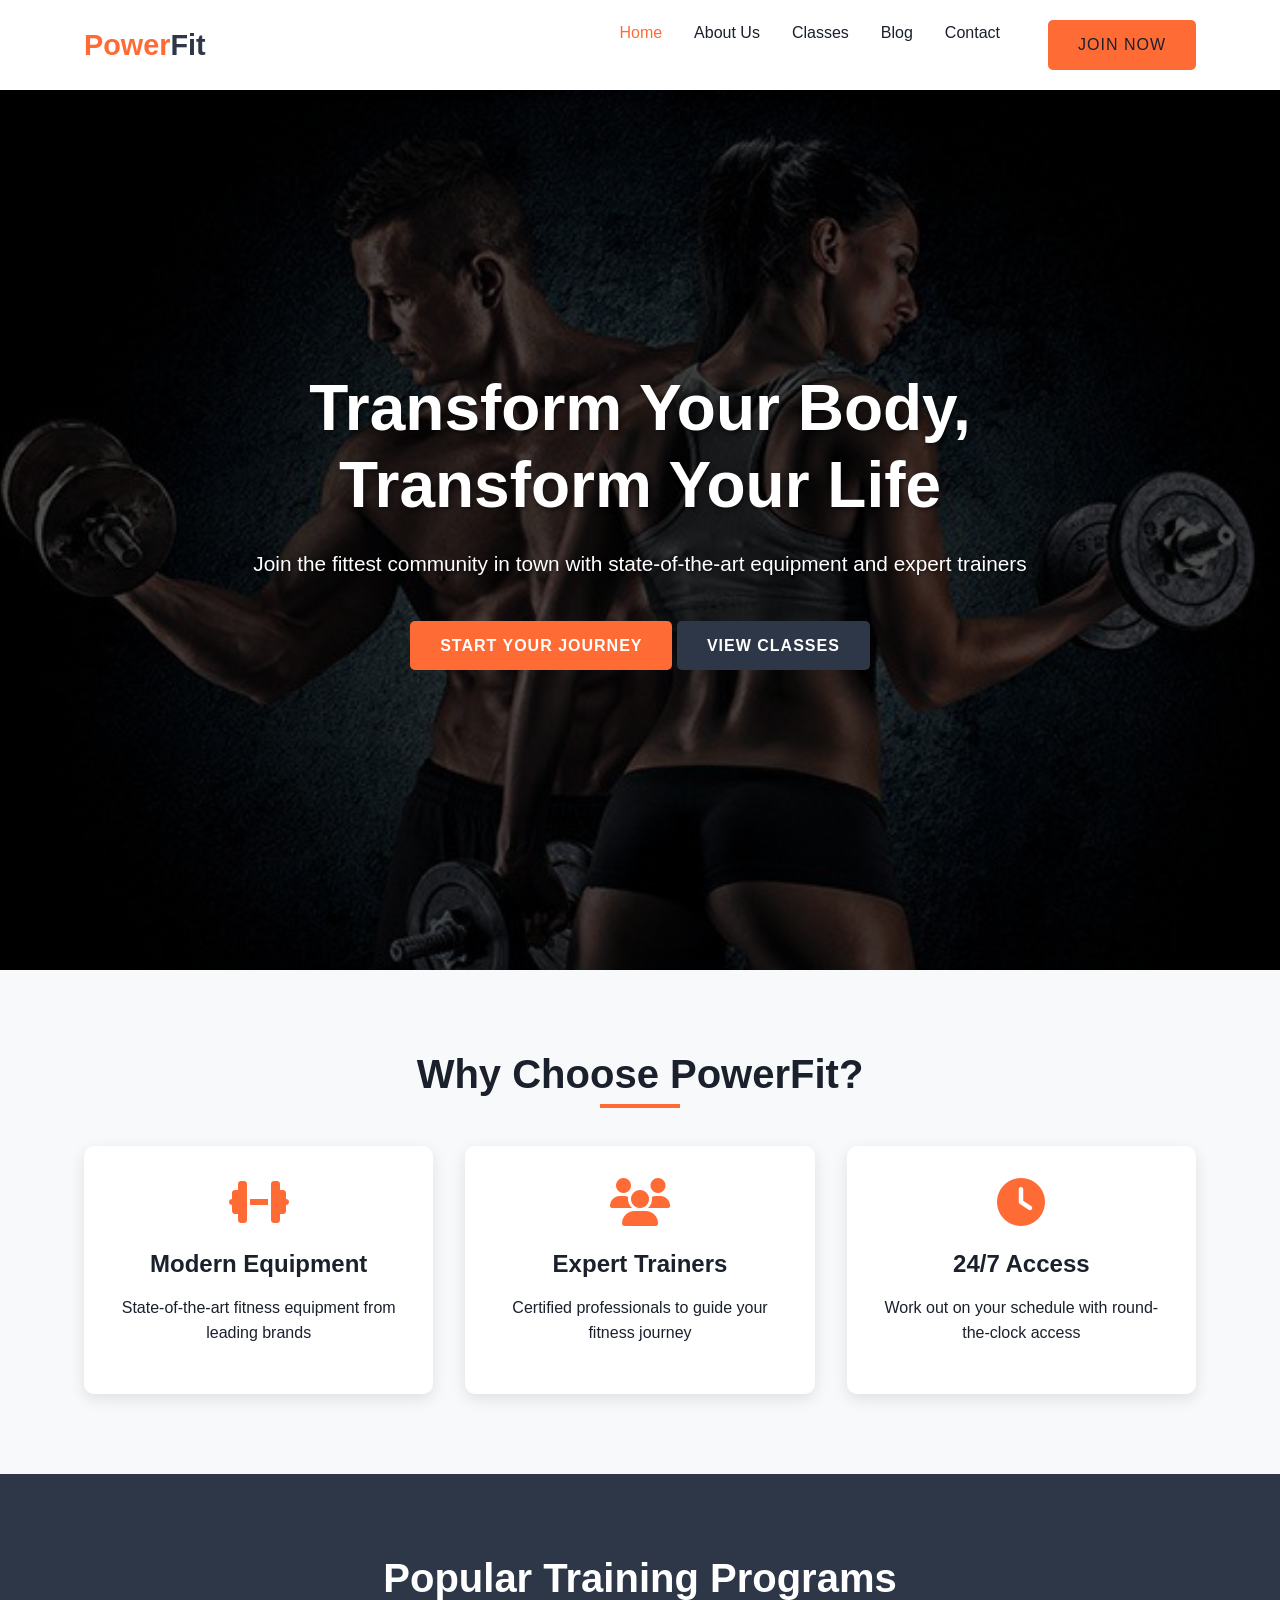
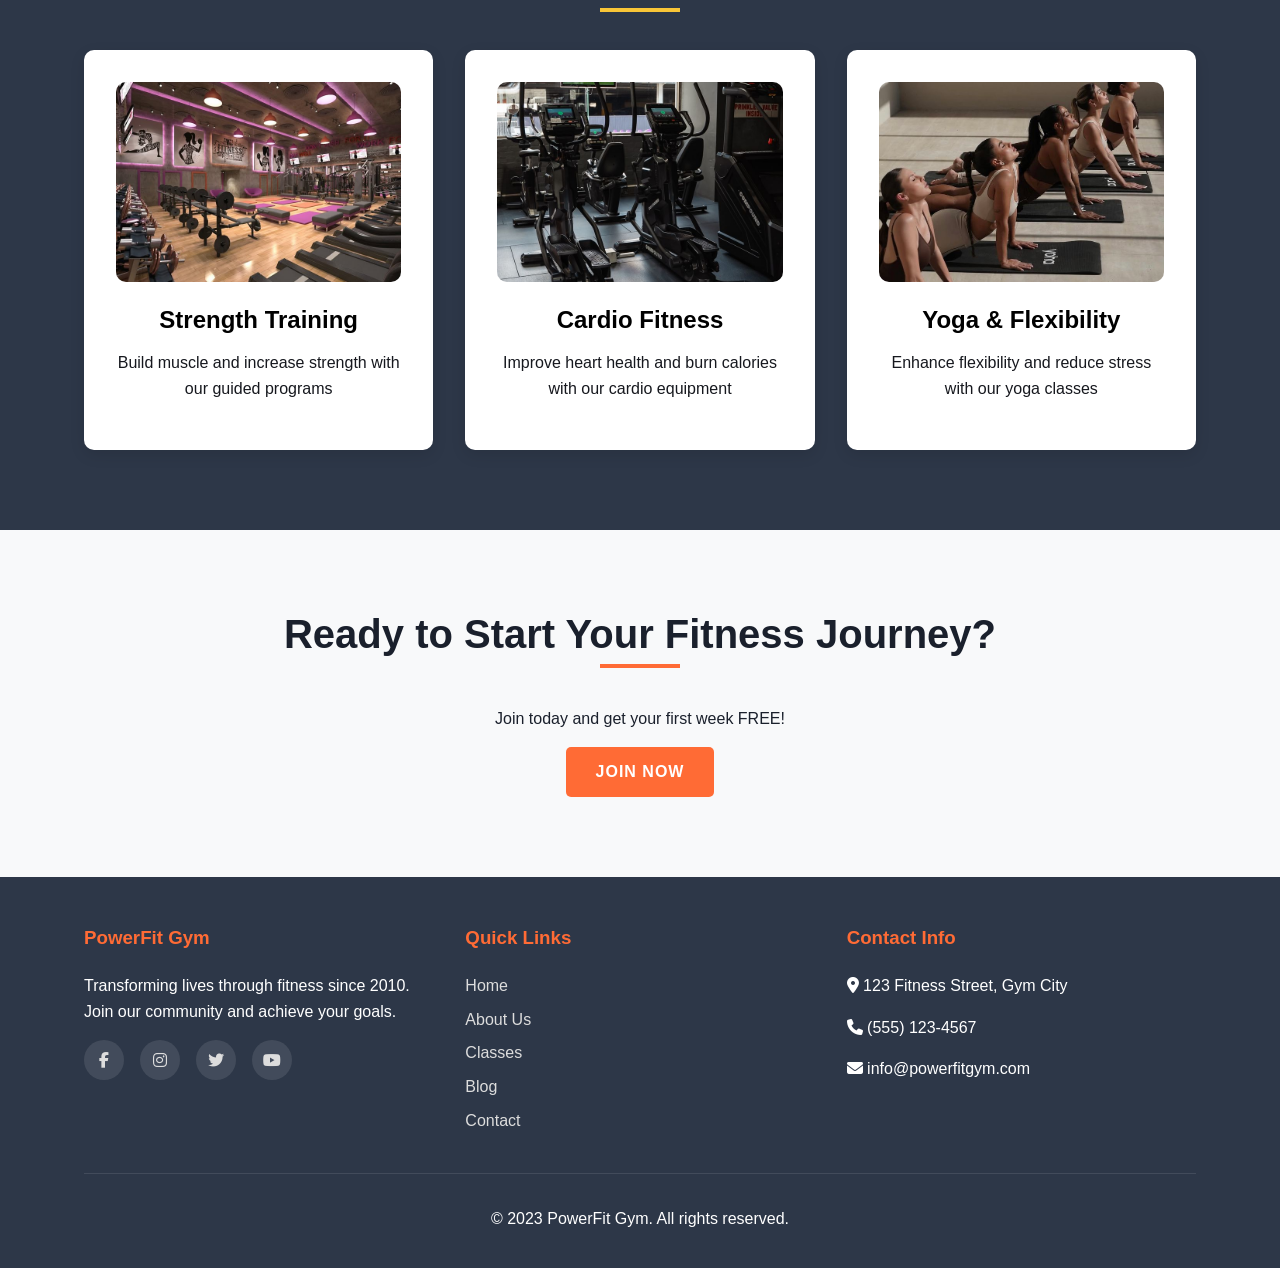
<file: index.html>
<!DOCTYPE html>
<html lang="en">
<head>
    <meta charset="UTF-8">
    <meta name="viewport" content="width=device-width, initial-scale=1.0">
    <title>PowerFit Gym - Home</title>
<link rel="stylesheet" href="./css/style.css">
    <link rel="stylesheet" href="https://cdnjs.cloudflare.com/ajax/libs/font-awesome/6.4.0/css/all.min.css">
</head>
<body>
    <!-- Navigation -->
    <header>
        <div class="container">
            <nav class="navbar">
                <a href="index.html" class="logo">Power<span>Fit</span></a>
                <ul class="nav-menu">
                    <li><a href="index.html" class="nav-link active">Home</a></li>
                    <li><a href="about.html" class="nav-link">About Us</a></li>
                    <li><a href="classes.html" class="nav-link">Classes</a></li>
                    <li><a href="blog.html" class="nav-link">Blog</a></li>
                    <li><a href="contact.html" class="nav-link">Contact</a></li>
                    <li><a href="join.html" class="btn">Join Now</a></li>
                </ul>
                <div class="hamburger">
                    <span></span>
                    <span></span>
                    <span></span>
                </div>
            </nav>
        </div>
    </header>

    <!-- Hero Section -->
    <section class="hero">
        <div class="container">
            <div class="hero-content">
                <h1>Transform Your Body, Transform Your Life</h1>
                <p>Join the fittest community in town with state-of-the-art equipment and expert trainers</p>
                <a href="join.html" class="btn">Start Your Journey</a>
                <a href="classes.html" class="btn btn-secondary">View Classes</a>
            </div>
        </div>
    </section>

    <!-- Features Section -->
    <section class="features">
        <div class="container">
            <h2>Why Choose PowerFit?</h2>
            <div class="features-grid">
                <div class="feature-card card">
                    <i class="fas fa-dumbbell"></i>
                    <h3>Modern Equipment</h3>
                    <p>State-of-the-art fitness equipment from leading brands</p>
                </div>
                <div class="feature-card card">
                    <i class="fas fa-users"></i>
                    <h3>Expert Trainers</h3>
                    <p>Certified professionals to guide your fitness journey</p>
                </div>
                <div class="feature-card card">
                    <i class="fas fa-clock"></i>
                    <h3>24/7 Access</h3>
                    <p>Work out on your schedule with round-the-clock access</p>
                </div>
            </div>
        </div>
    </section>

    <!-- Training Section -->
    <section class="training">
        <div class="container">
            <h2>Popular Training Programs</h2>
            <div class="training-grid">
                <div class="training-card card">
                    <img src="images/strenght-class.jpg" alt="Strength Training">
                    <h3>Strength Training</h3>
                    <p>Build muscle and increase strength with our guided programs</p>
                </div>
                <div class="training-card card">
                    <img src="images/cardio-area.jpg" alt="Cardio Fitness">
                    <h3>Cardio Fitness</h3>
                    <p>Improve heart health and burn calories with our cardio equipment</p>
                </div>
                <div class="training-card card">
                    <img src="images/yoga-class.jpg" alt="Yoga & Flexibility">
                    <h3>Yoga & Flexibility</h3>
                    <p>Enhance flexibility and reduce stress with our yoga classes</p>
                </div>
            </div>
        </div>
    </section>

    <!-- CTA Section -->
    <section class="features">
        <div class="container text-center">
            <h2>Ready to Start Your Fitness Journey?</h2>
            <p>Join today and get your first week FREE!</p>
            <a href="join.html" class="btn">Join Now</a>
        </div>
    </section>

    <!-- Footer -->
    <footer>
        <div class="container">
            <div class="footer-content">
                <div class="footer-section">
                    <h3>PowerFit Gym</h3>
                    <p>Transforming lives through fitness since 2010. Join our community and achieve your goals.</p>
                    <div class="social-links">
                        <a href="#"><i class="fab fa-facebook-f"></i></a>
                        <a href="#"><i class="fab fa-instagram"></i></a>
                        <a href="#"><i class="fab fa-twitter"></i></a>
                        <a href="#"><i class="fab fa-youtube"></i></a>
                    </div>
                </div>
                <div class="footer-section">
                    <h3>Quick Links</h3>
                    <ul>
                        <li><a href="index.html">Home</a></li>
                        <li><a href="about.html">About Us</a></li>
                        <li><a href="classes.html">Classes</a></li>
                        <li><a href="blog.html">Blog</a></li>
                        <li><a href="contact.html">Contact</a></li>
                    </ul>
                </div>
                <div class="footer-section">
                    <h3>Contact Info</h3>
                    <p><i class="fas fa-map-marker-alt"></i> 123 Fitness Street, Gym City</p>
                    <p><i class="fas fa-phone"></i> (555) 123-4567</p>
                    <p><i class="fas fa-envelope"></i> info@powerfitgym.com</p>
                </div>
            </div>
            <div class="footer-bottom">
                <p>&copy; 2023 PowerFit Gym. All rights reserved.</p>
            </div>
        </div>
    </footer>

    <script src="./js/script.js"></script>
</body>
</html>
</file>
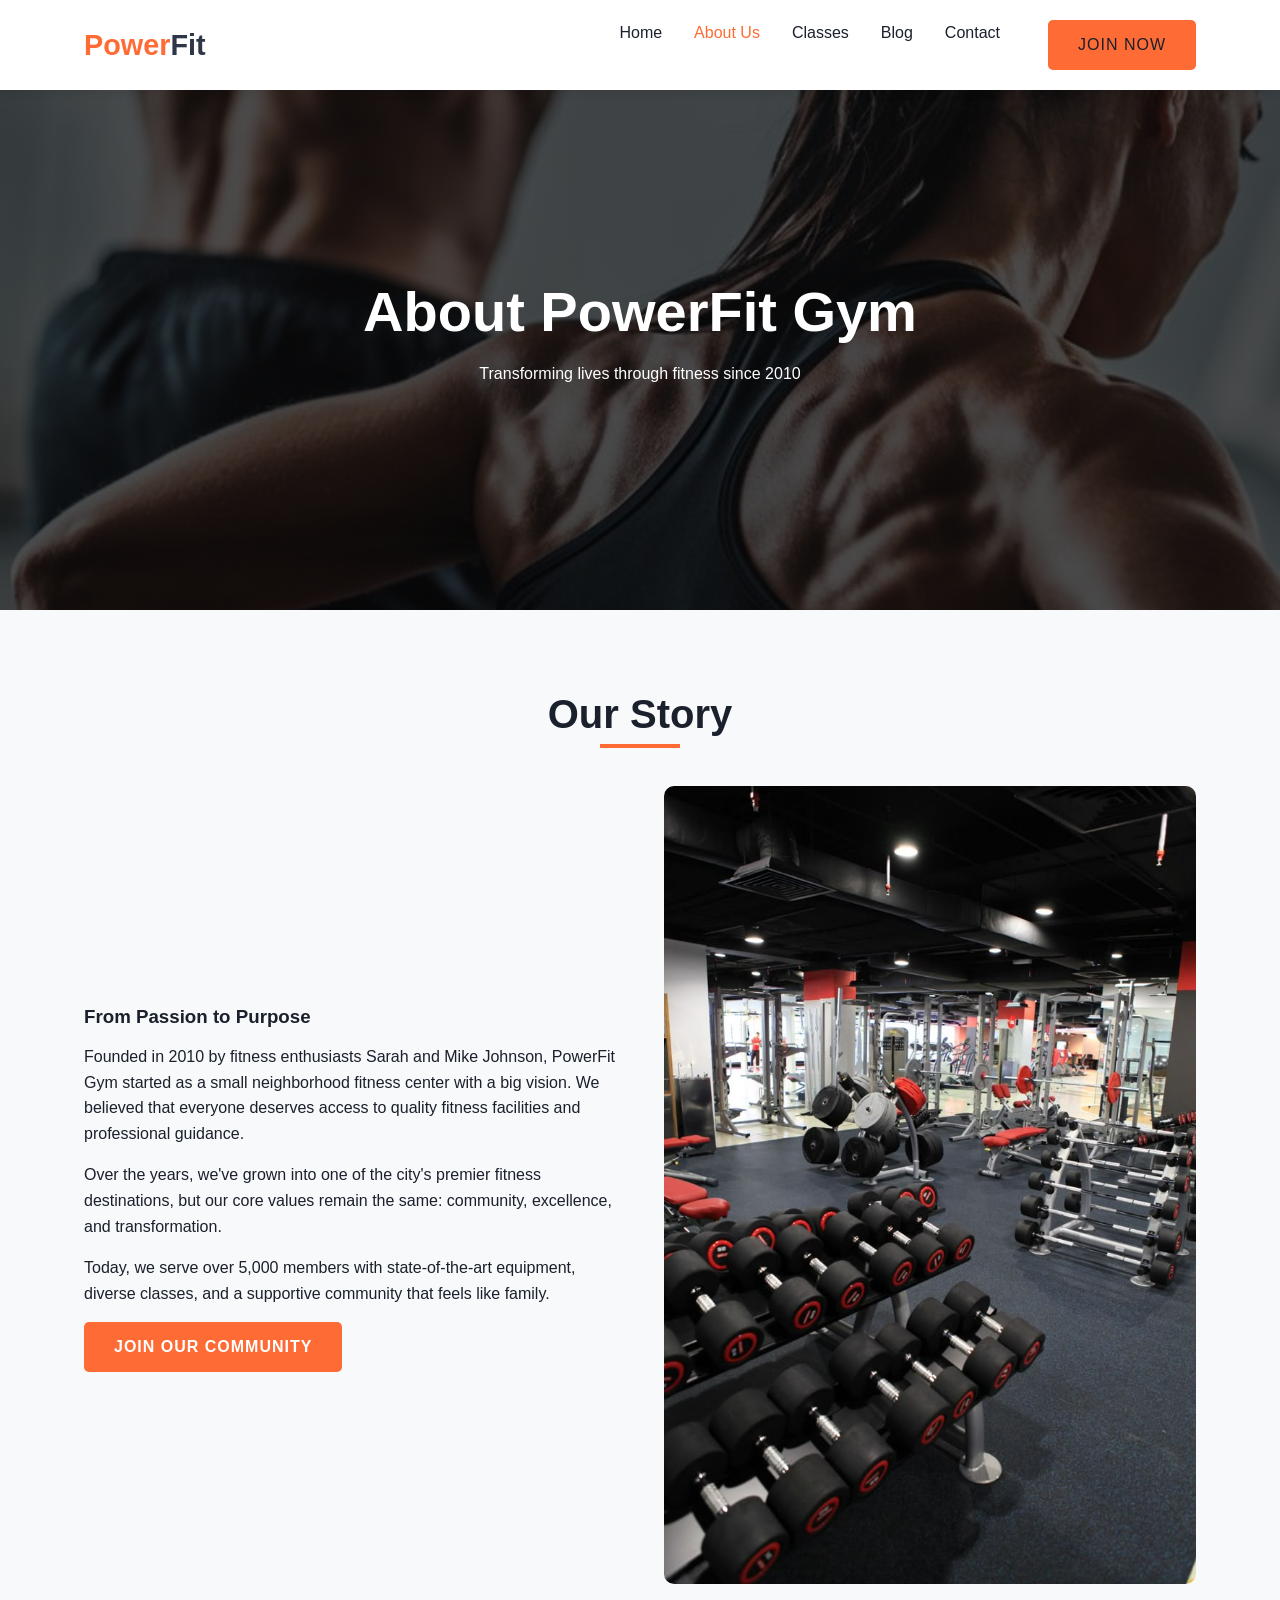
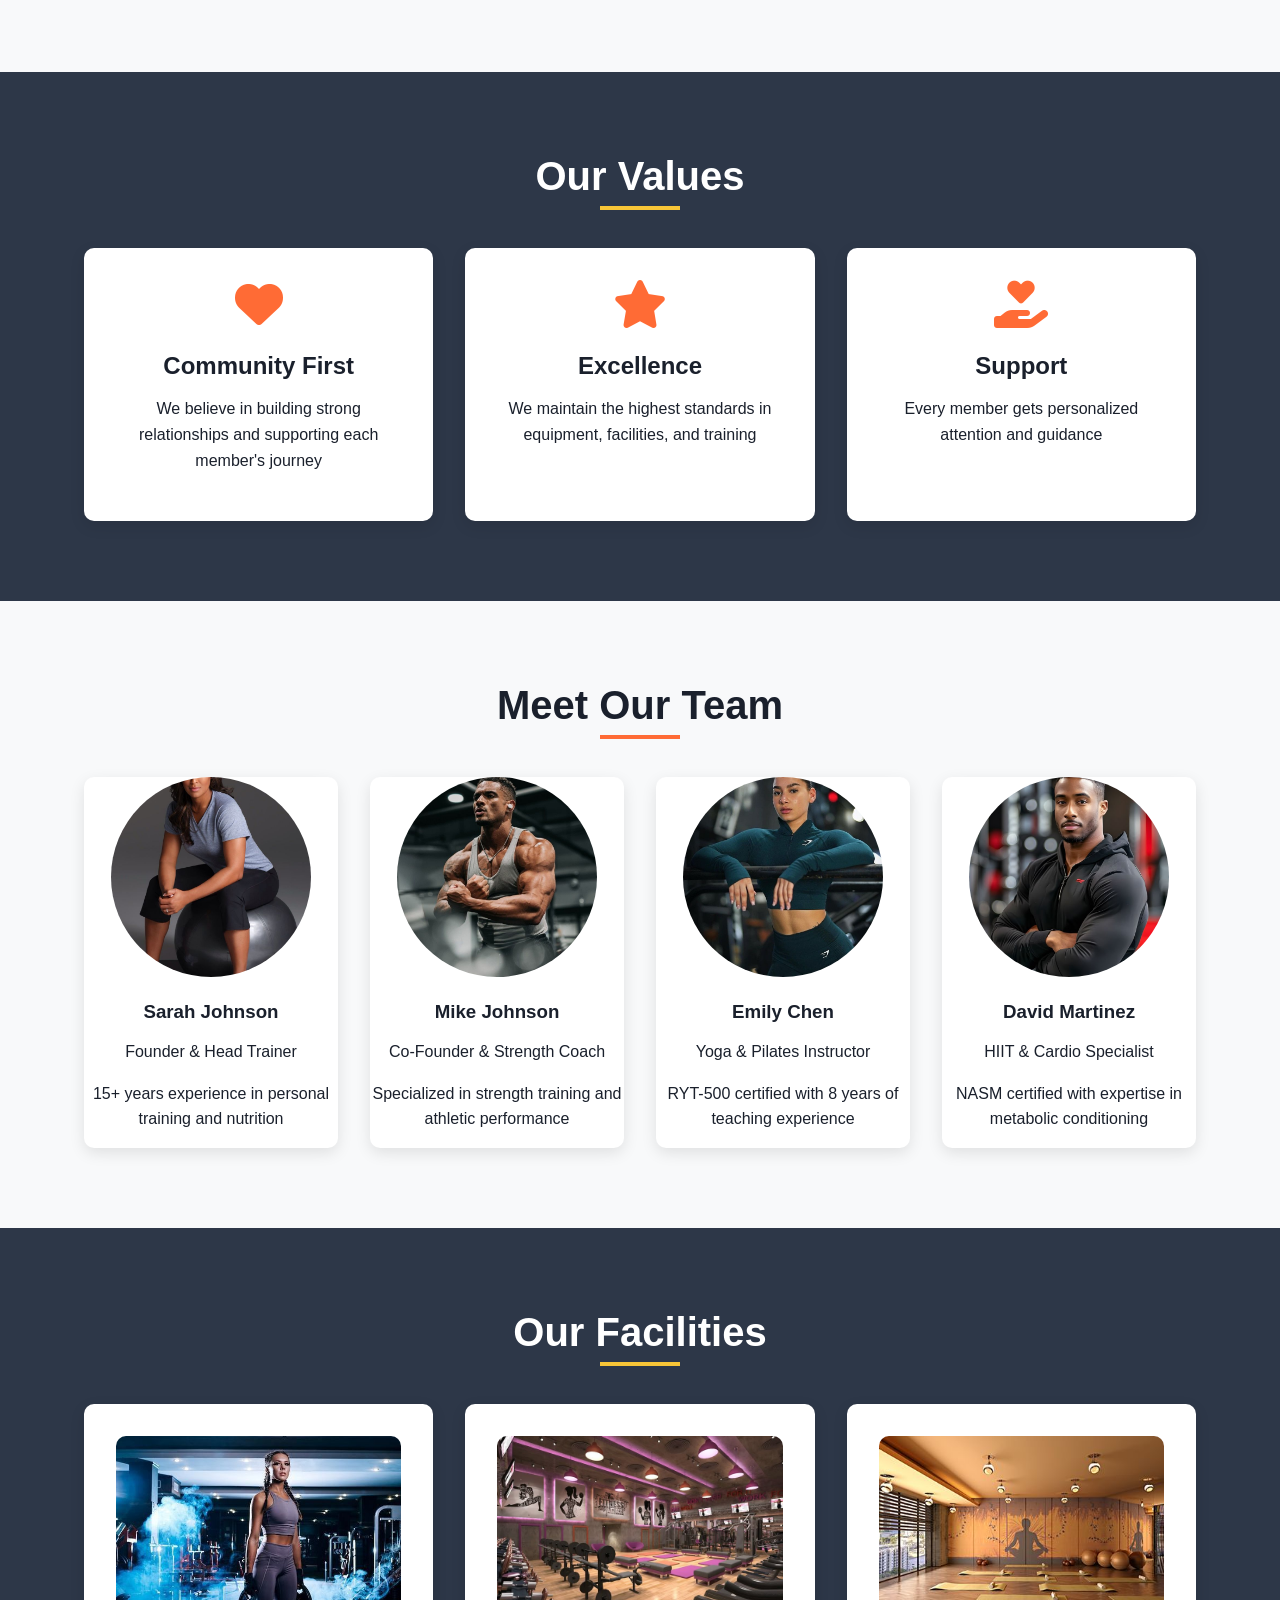
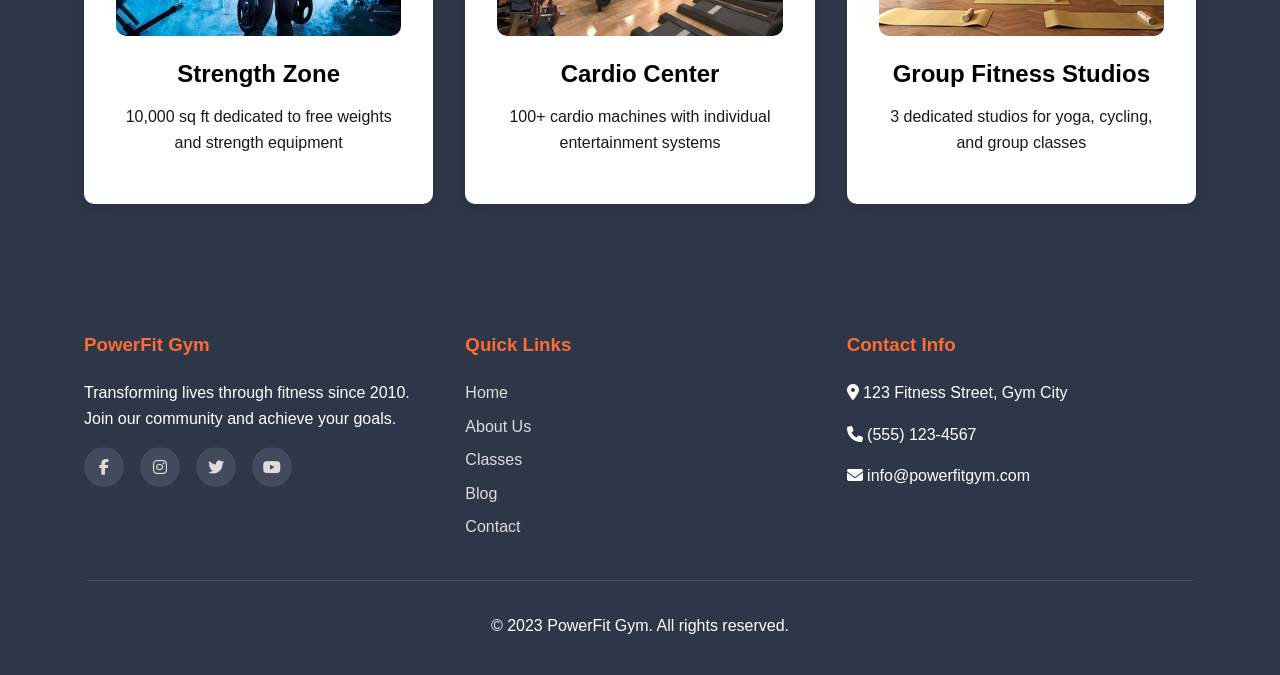
<file: about.html>
<!DOCTYPE html>
<html lang="en">
<head>
    <meta charset="UTF-8">
    <meta name="viewport" content="width=device-width, initial-scale=1.0">
    <title>About Us - PowerFit Gym</title>
    <link rel="stylesheet" href="./css/style.css">
    <link rel="stylesheet" href="https://cdnjs.cloudflare.com/ajax/libs/font-awesome/6.4.0/css/all.min.css">
</head>
<body>
    <!-- Navigation -->
    <header>
        <div class="container">
            <nav class="navbar">
                <a href="index.html" class="logo">Power<span>Fit</span></a>
                <ul class="nav-menu">
                    <li><a href="index.html" class="nav-link">Home</a></li>
                    <li><a href="about.html" class="nav-link active">About Us</a></li>
                    <li><a href="classes.html" class="nav-link">Classes</a></li>
                    <li><a href="blog.html" class="nav-link">Blog</a></li>
                    <li><a href="contact.html" class="nav-link">Contact</a></li>
                    <li><a href="join.html" class="btn">Join Now</a></li>
                </ul>
                <div class="hamburger">
                    <span></span>
                    <span></span>
                    <span></span>
                </div>
            </nav>
        </div>
    </header>

    <!-- About Hero -->
    <section class="about-hero">
        <div class="container">
            <div class="hero-content">
                <h1>About PowerFit Gym</h1>
                <p>Transforming lives through fitness since 2010</p>
            </div>
        </div>
    </section>

    <!-- Our Story -->
    <section class="features">
        <div class="container">
            <h2>Our Story</h2>
            <div class="story">
                <div class="story-text">
                    <h3>From Passion to Purpose</h3>
                    <p>Founded in 2010 by fitness enthusiasts Sarah and Mike Johnson, PowerFit Gym started as a small neighborhood fitness center with a big vision. We believed that everyone deserves access to quality fitness facilities and professional guidance.</p>
                    <p>Over the years, we've grown into one of the city's premier fitness destinations, but our core values remain the same: community, excellence, and transformation.</p>
                    <p>Today, we serve over 5,000 members with state-of-the-art equipment, diverse classes, and a supportive community that feels like family.</p>
                    <a href="join.html" class="btn">Join Our Community</a>
                </div>
                <div class="story-image">
                    <img src="images/gym-interior.jpg" alt="PowerFit Gym Interior">
                </div>
            </div>
        </div>
    </section>

    <!-- Our Values -->
    <section class="training">
        <div class="container">
            <h2>Our Values</h2>
            <div class="features-grid">
                <div class="feature-card card">
                    <i class="fas fa-heart"></i>
                    <h3>Community First</h3>
                    <p>We believe in building strong relationships and supporting each member's journey</p>
                </div>
                <div class="feature-card card">
                    <i class="fas fa-star"></i>
                    <h3>Excellence</h3>
                    <p>We maintain the highest standards in equipment, facilities, and training</p>
                </div>
                <div class="feature-card card">
                    <i class="fas fa-hand-holding-heart"></i>
                    <h3>Support</h3>
                    <p>Every member gets personalized attention and guidance</p>
                </div>
            </div>
        </div>
    </section>

    <!-- Our Team -->
    <section class="features">
        <div class="container">
            <h2>Meet Our Team</h2>
            <div class="team-grid">
                <div class="team-card card">
                    <img src="images/Motivation.jpg" alt="Sarah Johnson">
                    <h3>Sarah Johnson</h3>
                    <p>Founder & Head Trainer</p>
                    <p>15+ years experience in personal training and nutrition</p>
                </div>
                <div class="team-card card">
                    <img src="images/join-hero.jpg" alt="Mike Johnson">
                    <h3>Mike Johnson</h3>
                    <p>Co-Founder & Strength Coach</p>
                    <p>Specialized in strength training and athletic performance</p>
                </div>
                <div class="team-card card">
                    <img src="images/classes-hero.jpg" alt="Emily Chen">
                    <h3>Emily Chen</h3>
                    <p>Yoga & Pilates Instructor</p>
                    <p>RYT-500 certified with 8 years of teaching experience</p>
                </div>
                <div class="team-card card">
                    <img src="images/trainer4.jpg" alt="David Martinez">
                    <h3>David Martinez</h3>
                    <p>HIIT & Cardio Specialist</p>
                    <p>NASM certified with expertise in metabolic conditioning</p>
                </div>
            </div>
        </div>
    </section>

    <!-- Facilities -->
    <section class="training">
        <div class="container">
            <h2>Our Facilities</h2>
            <div class="features-grid">
                <div class="training-card card">
                    <img src="images/gym8.jpg" alt="Weight Training Area">
                    <h3>Strength Zone</h3>
                    <p>10,000 sq ft dedicated to free weights and strength equipment</p>
                </div>
                <div class="training-card card">
                    <img src="images/strenght-class.jpg" alt="Cardio Area">
                    <h3>Cardio Center</h3>
                    <p>100+ cardio machines with individual entertainment systems</p>
                </div>
                <div class="training-card card">
                    <img src="images/yoga-studio.jpg" alt="Yoga Studio">
                    <h3>Group Fitness Studios</h3>
                    <p>3 dedicated studios for yoga, cycling, and group classes</p>
                </div>
            </div>
        </div>
    </section>

    <!-- Footer -->
    <footer>
        <div class="container">
            <div class="footer-content">
                <div class="footer-section">
                    <h3>PowerFit Gym</h3>
                    <p>Transforming lives through fitness since 2010. Join our community and achieve your goals.</p>
                    <div class="social-links">
                        <a href="#"><i class="fab fa-facebook-f"></i></a>
                        <a href="#"><i class="fab fa-instagram"></i></a>
                        <a href="#"><i class="fab fa-twitter"></i></a>
                        <a href="#"><i class="fab fa-youtube"></i></a>
                    </div>
                </div>
                <div class="footer-section">
                    <h3>Quick Links</h3>
                    <ul>
                        <li><a href="index.html">Home</a></li>
                        <li><a href="about.html">About Us</a></li>
                        <li><a href="classes.html">Classes</a></li>
                        <li><a href="blog.html">Blog</a></li>
                        <li><a href="contact.html">Contact</a></li>
                    </ul>
                </div>
                <div class="footer-section">
                    <h3>Contact Info</h3>
                    <p><i class="fas fa-map-marker-alt"></i> 123 Fitness Street, Gym City</p>
                    <p><i class="fas fa-phone"></i> (555) 123-4567</p>
                    <p><i class="fas fa-envelope"></i> info@powerfitgym.com</p>
                </div>
            </div>
            <div class="footer-bottom">
                <p>&copy; 2023 PowerFit Gym. All rights reserved.</p>
            </div>
        </div>
    </footer>
<script src="./js/script.js"></script>
</body>
</html>
</file>
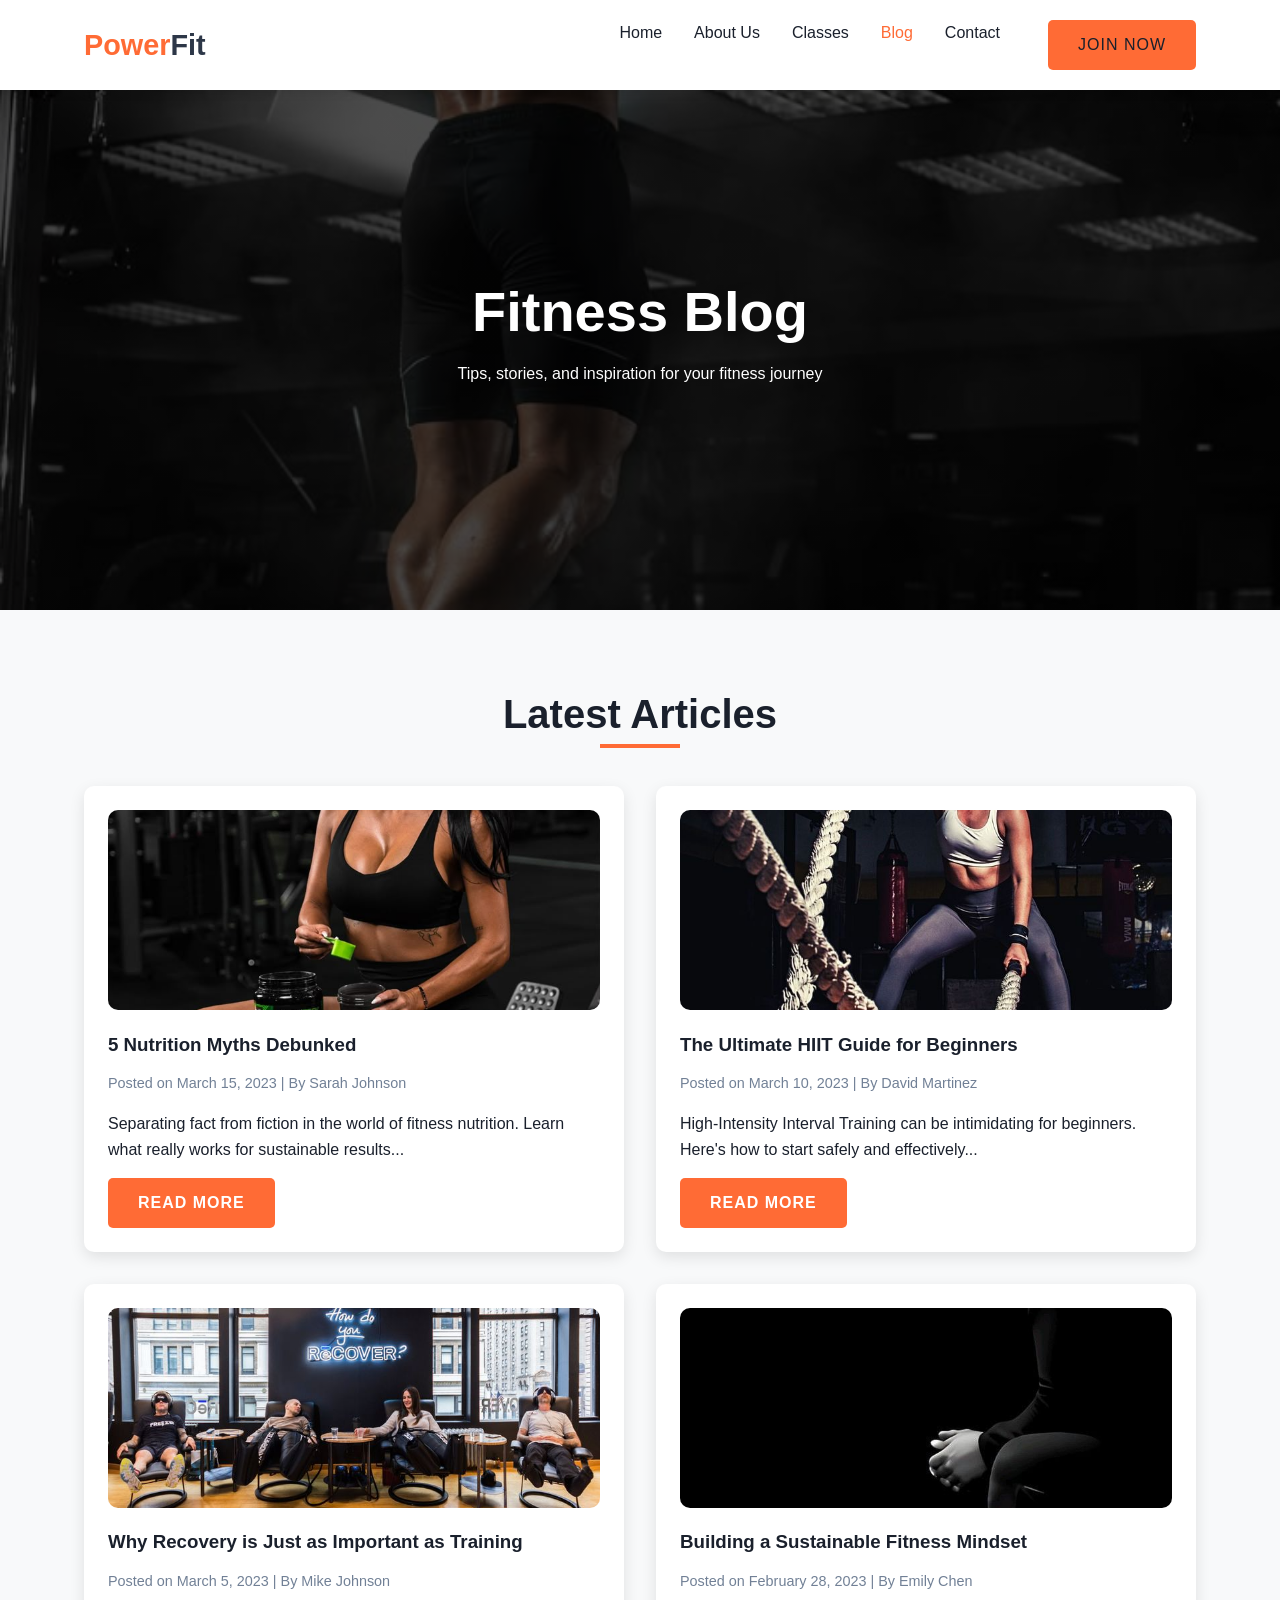
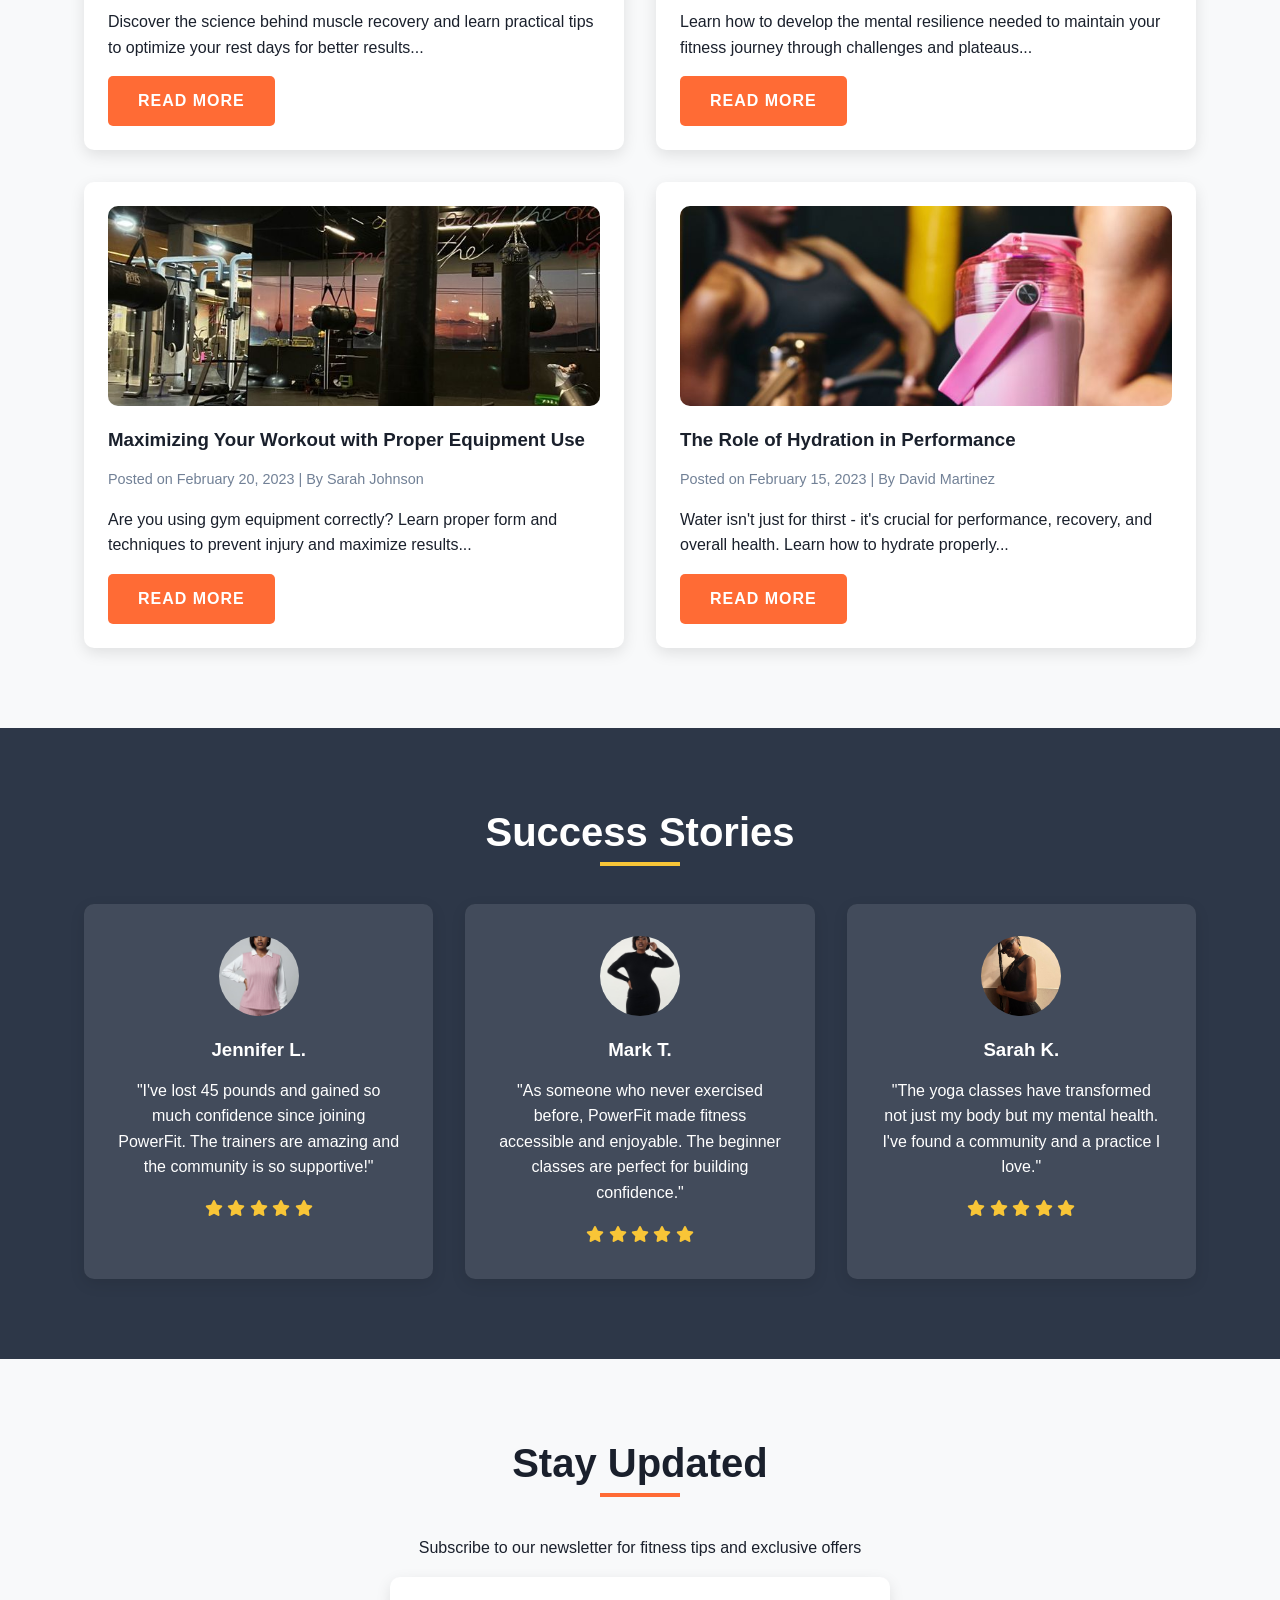
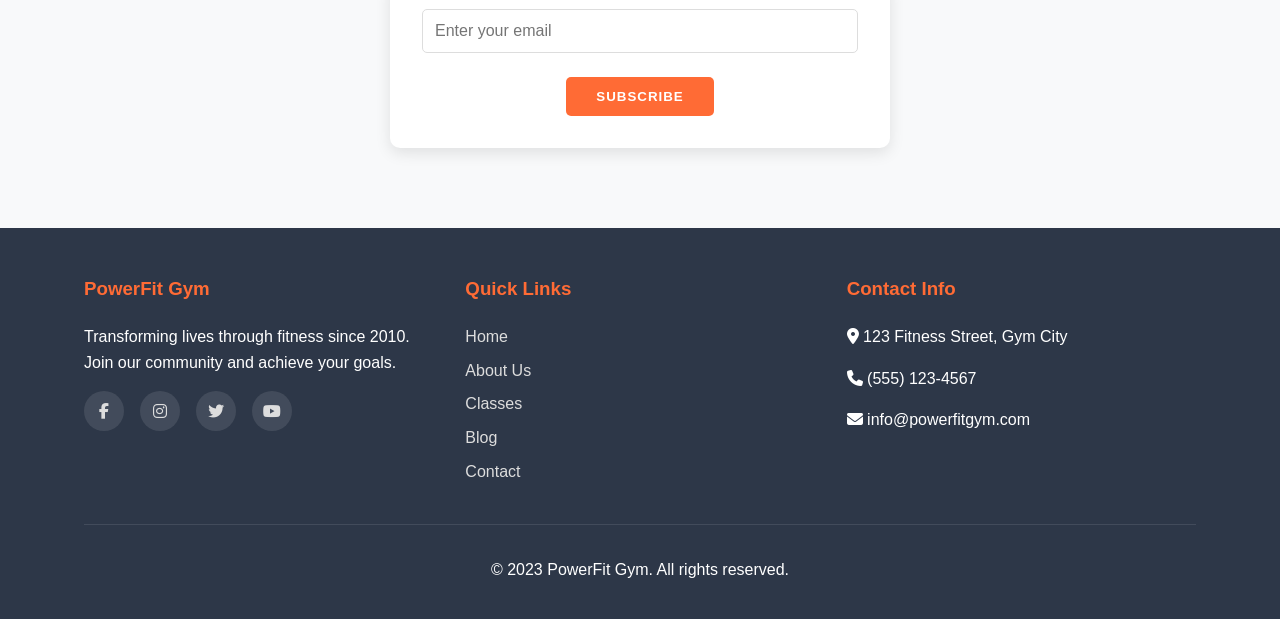
<file: blog.html>
<!DOCTYPE html>
<html lang="en">
<head>
    <meta charset="UTF-8">
    <meta name="viewport" content="width=device-width, initial-scale=1.0">
    <title>Blog - PowerFit Gym</title>
    <link rel="stylesheet" href="./css/style.css">
    <link rel="stylesheet" href="https://cdnjs.cloudflare.com/ajax/libs/font-awesome/6.4.0/css/all.min.css">
</head>
<body>
    <!-- Navigation -->
    <header>
        <div class="container">
            <nav class="navbar">
                <a href="home.html" class="logo">Power<span>Fit</span></a>
                <ul class="nav-menu">
                    <li><a href="home.html" class="nav-link">Home</a></li>
                    <li><a href="about.html" class="nav-link">About Us</a></li>
                    <li><a href="classes.html" class="nav-link">Classes</a></li>
                    <li><a href="blog.html" class="nav-link active">Blog</a></li>
                    <li><a href="contact.html" class="nav-link">Contact</a></li>
                    <li><a href="join.html" class="btn">Join Now</a></li>
                </ul>
                <div class="hamburger">
                    <span></span>
                    <span></span>
                    <span></span>
                </div>
            </nav>
        </div>
    </header>

    <!-- Blog Hero -->
    <section class="blog-hero">
        <div class="container">
            <div class="hero-content">
                <h1>Fitness Blog</h1>
                <p>Tips, stories, and inspiration for your fitness journey</p>
            </div>
        </div>
    </section>

    <!-- Blog Posts -->
    <section class="features">
        <div class="container">
            <h2>Latest Articles</h2>
            <div class="blog-grid">
                <article class="blog-card card">
                    <img src="images/blog-nutrition.jpg" alt="Nutrition Tips">
                    <h3>5 Nutrition Myths Debunked</h3>
                    <p class="meta">Posted on March 15, 2023 | By Sarah Johnson</p>
                    <p>Separating fact from fiction in the world of fitness nutrition. Learn what really works for sustainable results...</p>
                    <a href="blog1.html" class="btn">Read More</a>
                </article>
                <article class="blog-card card">
                    <img src="images/blog-hiit.jpg" alt="HIIT Workouts">
                    <h3>The Ultimate HIIT Guide for Beginners</h3>
                    <p class="meta">Posted on March 10, 2023 | By David Martinez</p>
                    <p>High-Intensity Interval Training can be intimidating for beginners. Here's how to start safely and effectively...</p>
                    <a href="blog2.html" class="btn">Read More</a>
                </article>
                <article class="blog-card card">
                    <img src="images/blog-recovery.jpg" alt="Recovery Tips">
                    <h3>Why Recovery is Just as Important as Training</h3>
                    <p class="meta">Posted on March 5, 2023 | By Mike Johnson</p>
                    <p>Discover the science behind muscle recovery and learn practical tips to optimize your rest days for better results...</p>
                    <a href="blog3.html" class="btn">Read More</a>
                </article>
                <article class="blog-card card">
                    <img src="images/blog-mindset.jpg" alt="Fitness Mindset">
                    <h3>Building a Sustainable Fitness Mindset</h3>
                    <p class="meta">Posted on February 28, 2023 | By Emily Chen</p>
                    <p>Learn how to develop the mental resilience needed to maintain your fitness journey through challenges and plateaus...</p>
                    <a href="blog4.html" class="btn">Read More</a>
                </article>
                <article class="blog-card card">
                    <img src="images/blog-equipment.jpg" alt="Gym Equipment">
                    <h3>Maximizing Your Workout with Proper Equipment Use</h3>
                    <p class="meta">Posted on February 20, 2023 | By Sarah Johnson</p>
                    <p>Are you using gym equipment correctly? Learn proper form and techniques to prevent injury and maximize results...</p>
                    <a href="blog5.html" class="btn">Read More</a>
                </article>
                <article class="blog-card card">
                    <img src="images/blog-hydration.jpg" alt="Hydration">
                    <h3>The Role of Hydration in Performance</h3>
                    <p class="meta">Posted on February 15, 2023 | By David Martinez</p>
                    <p>Water isn't just for thirst - it's crucial for performance, recovery, and overall health. Learn how to hydrate properly...</p>
                    <a href="blog6.html" class="btn">Read More</a>
                </article>
            </div>
        </div>
    </section>

    <!-- Testimonials -->
    <section class="testimonials">
        <div class="container">
            <h2>Success Stories</h2>
            <div class="testimonial-grid">
                <div class="testimonial-card card">
                    <img src="images/member1.jpg" alt="Jennifer L.">
                    <h3>Jennifer L.</h3>
                    <p>"I've lost 45 pounds and gained so much confidence since joining PowerFit. The trainers are amazing and the community is so supportive!"</p>
                    <div class="stars">
                        <i class="fas fa-star"></i>
                        <i class="fas fa-star"></i>
                        <i class="fas fa-star"></i>
                        <i class="fas fa-star"></i>
                        <i class="fas fa-star"></i>
                    </div>
                </div>
                <div class="testimonial-card card">
                    <img src="images/member2.jpg" alt="Mark T.">
                    <h3>Mark T.</h3>
                    <p>"As someone who never exercised before, PowerFit made fitness accessible and enjoyable. The beginner classes are perfect for building confidence."</p>
                    <div class="stars">
                        <i class="fas fa-star"></i>
                        <i class="fas fa-star"></i>
                        <i class="fas fa-star"></i>
                        <i class="fas fa-star"></i>
                        <i class="fas fa-star"></i>
                    </div>
                </div>
                <div class="testimonial-card card">
                    <img src="images/member3.jpg" alt="Sarah K.">
                    <h3>Sarah K.</h3>
                    <p>"The yoga classes have transformed not just my body but my mental health. I've found a community and a practice I love."</p>
                    <div class="stars">
                        <i class="fas fa-star"></i>
                        <i class="fas fa-star"></i>
                        <i class="fas fa-star"></i>
                        <i class="fas fa-star"></i>
                        <i class="fas fa-star"></i>
                    </div>
                </div>
            </div>
        </div>
    </section>

    <!-- Newsletter -->
    <section class="features">
        <div class="container text-center">
            <h2>Stay Updated</h2>
            <p>Subscribe to our newsletter for fitness tips and exclusive offers</p>
            <form class="contact-form" style="max-width: 500px; margin: 0 auto;">
                <div class="form-group">
                    <input type="email" placeholder="Enter your email" required>
                </div>
                <button type="submit" class="btn">Subscribe</button>
            </form>
        </div>
    </section>

    <!-- Footer -->
    <footer>
        <div class="container">
            <div class="footer-content">
                <div class="footer-section">
                    <h3>PowerFit Gym</h3>
                    <p>Transforming lives through fitness since 2010. Join our community and achieve your goals.</p>
                    <div class="social-links">
                        <a href="#"><i class="fab fa-facebook-f"></i></a>
                        <a href="#"><i class="fab fa-instagram"></i></a>
                        <a href="#"><i class="fab fa-twitter"></i></a>
                        <a href="#"><i class="fab fa-youtube"></i></a>
                    </div>
                </div>
                <div class="footer-section">
                    <h3>Quick Links</h3>
                    <ul>
                        <li><a href="home.html">Home</a></li>
                        <li><a href="about.html">About Us</a></li>
                        <li><a href="classes.html">Classes</a></li>
                        <li><a href="blog.html">Blog</a></li>
                        <li><a href="contact.html">Contact</a></li>
                    </ul>
                </div>
                <div class="footer-section">
                    <h3>Contact Info</h3>
                    <p><i class="fas fa-map-marker-alt"></i> 123 Fitness Street, Gym City</p>
                    <p><i class="fas fa-phone"></i> (555) 123-4567</p>
                    <p><i class="fas fa-envelope"></i> info@powerfitgym.com</p>
                </div>
            </div>
            <div class="footer-bottom">
                <p>&copy; 2023 PowerFit Gym. All rights reserved.</p>
            </div>
        </div>
    </footer>

    <script src="./js/script.js"></script>
</body>
</html>
</file>
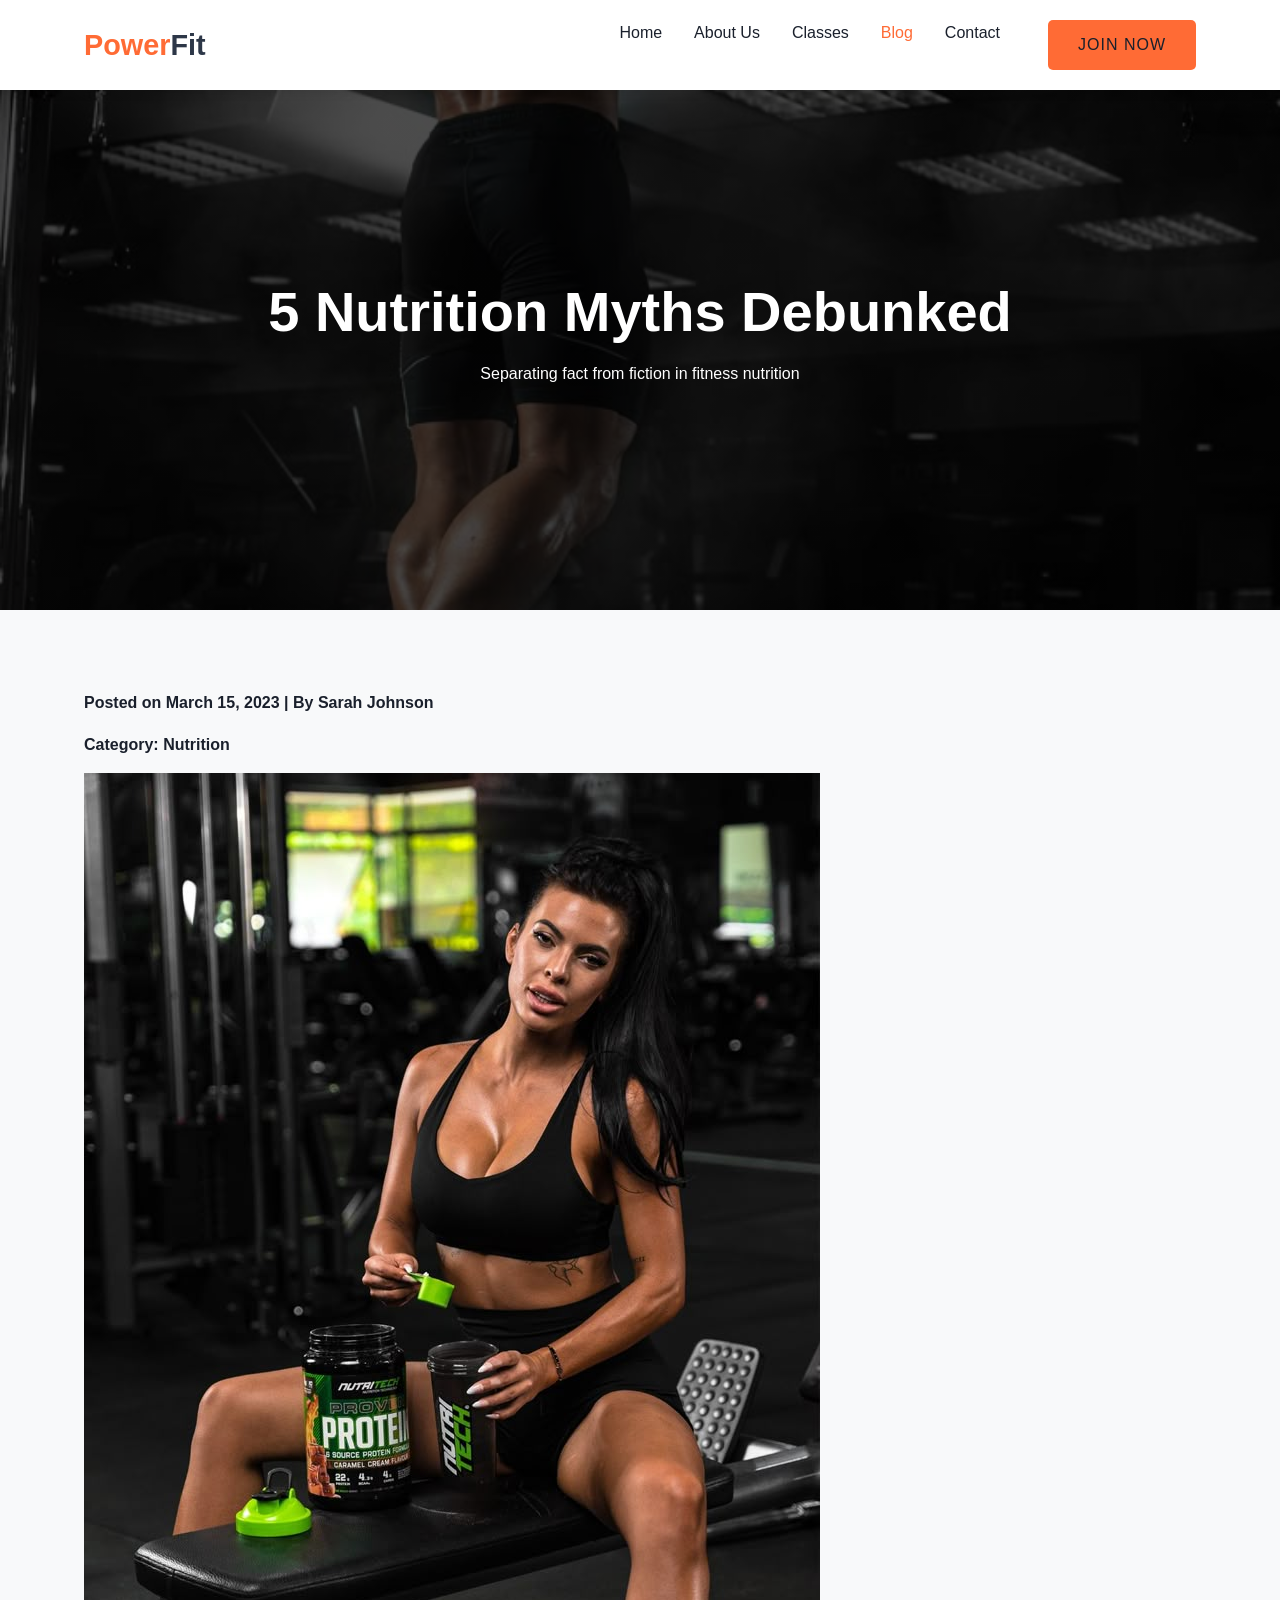
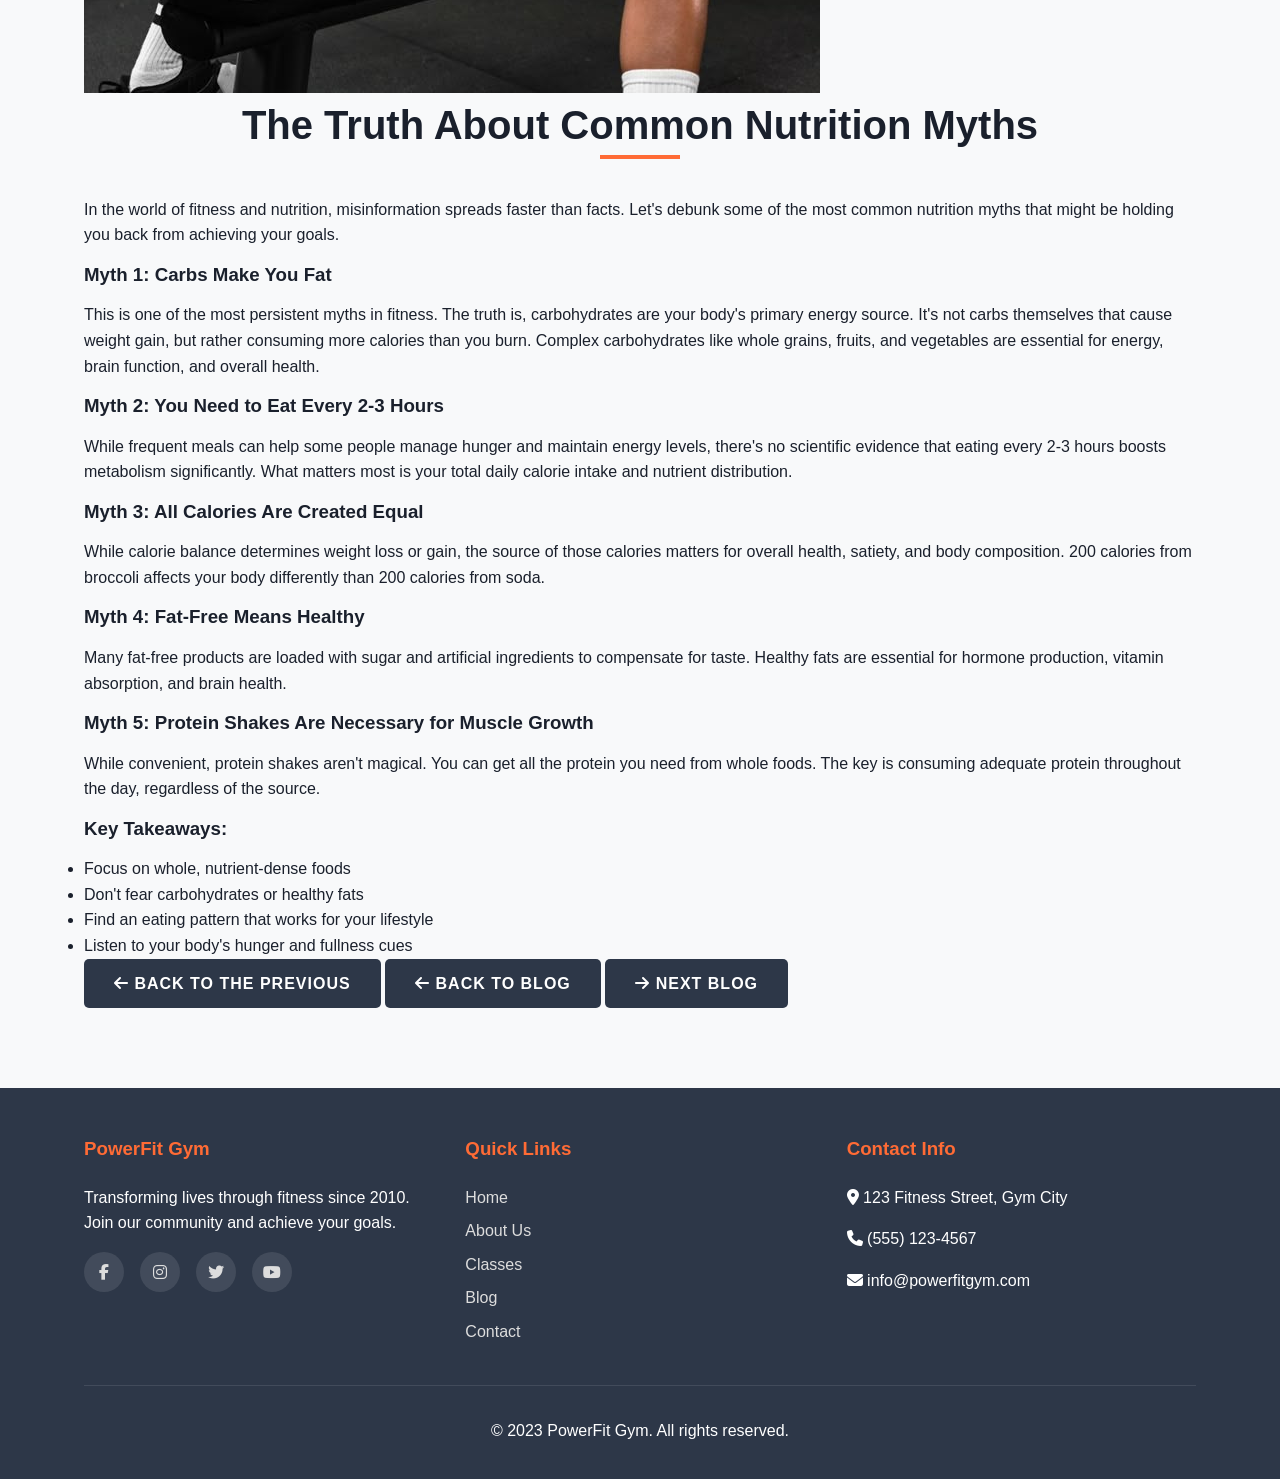
<file: blog1.html>
<!DOCTYPE html>
<html lang="en">
<head>
    <meta charset="UTF-8">
    <meta name="viewport" content="width=device-width, initial-scale=1.0">
    <title>5 Nutrition Myths Debunked - PowerFit Gym</title>
    <link rel="stylesheet" href="./css/style.css">
    <link rel="stylesheet" href="https://cdnjs.cloudflare.com/ajax/libs/font-awesome/6.4.0/css/all.min.css">
</head>
<body>
    <!-- Navigation -->
    <header>
        <div class="container">
            <nav class="navbar">
                <a href="index.html" class="logo">Power<span>Fit</span></a>
                <ul class="nav-menu">
                    <li><a href="index.html" class="nav-link">Home</a></li>
                    <li><a href="about.html" class="nav-link">About Us</a></li>
                    <li><a href="classes.html" class="nav-link">Classes</a></li>
                    <li><a href="blog.html" class="nav-link active">Blog</a></li>
                    <li><a href="contact.html" class="nav-link">Contact</a></li>
                    <li><a href="join.html" class="btn">Join Now</a></li>
                </ul>
                <div class="hamburger">
                    <span></span>
                    <span></span>
                    <span></span>
                </div>
            </nav>
        </div>
    </header>

    <!-- Blog Post Hero -->
    <section class="blog-hero">
        <div class="container">
            <div class="hero-content">
                <h1>5 Nutrition Myths Debunked</h1>
                <p>Separating fact from fiction in fitness nutrition</p>
            </div>
        </div>
    </section>

    <!-- Blog Content -->
    <section class="features">
        <div class="container">
            <div class="blog-post-content">
                <div class="blog-meta">
                    <p><strong>Posted on March 15, 2023 | By Sarah Johnson</strong></p>
                    <p><strong>Category: Nutrition</strong></p>
                </div>
                
                <img src="images/blog-nutrition.jpg" alt="Nutrition Tips" class="blog-featured-image">
                
                <div class="blog-text">
                    <h2>The Truth About Common Nutrition Myths</h2>
                    
                    <p>In the world of fitness and nutrition, misinformation spreads faster than facts. Let's debunk some of the most common nutrition myths that might be holding you back from achieving your goals.</p>
                    
                    <h3>Myth 1: Carbs Make You Fat</h3>
                    <p>This is one of the most persistent myths in fitness. The truth is, carbohydrates are your body's primary energy source. It's not carbs themselves that cause weight gain, but rather consuming more calories than you burn. Complex carbohydrates like whole grains, fruits, and vegetables are essential for energy, brain function, and overall health.</p>
                    
                    <h3>Myth 2: You Need to Eat Every 2-3 Hours</h3>
                    <p>While frequent meals can help some people manage hunger and maintain energy levels, there's no scientific evidence that eating every 2-3 hours boosts metabolism significantly. What matters most is your total daily calorie intake and nutrient distribution.</p>
                    
                    <h3>Myth 3: All Calories Are Created Equal</h3>
                    <p>While calorie balance determines weight loss or gain, the source of those calories matters for overall health, satiety, and body composition. 200 calories from broccoli affects your body differently than 200 calories from soda.</p>
                    
                    <h3>Myth 4: Fat-Free Means Healthy</h3>
                    <p>Many fat-free products are loaded with sugar and artificial ingredients to compensate for taste. Healthy fats are essential for hormone production, vitamin absorption, and brain health.</p>
                    
                    <h3>Myth 5: Protein Shakes Are Necessary for Muscle Growth</h3>
                    <p>While convenient, protein shakes aren't magical. You can get all the protein you need from whole foods. The key is consuming adequate protein throughout the day, regardless of the source.</p>
                    
                    <div class="blog-tips">
                        <h3>Key Takeaways:</h3>
                        <ul>
                            <li>Focus on whole, nutrient-dense foods</li>
                            <li>Don't fear carbohydrates or healthy fats</li>
                            <li>Find an eating pattern that works for your lifestyle</li>
                            <li>Listen to your body's hunger and fullness cues</li>
                        </ul>
                    </div>
                    
                    <div class="back-to-blog">
                        <a href="blog6.html" class ="btn btn-secondary">   <i class="fas fa-arrow-left"></i> Back to the previous</a>
                        <a href="blog.html" class="btn btn-secondary">
                            <i class="fas fa-arrow-left"></i> Back to Blog

                        </a>
                        <a href="blog2.html" class ="btn btn-secondary">   <i class="fas fa-arrow-right"></i> Next Blog</a>
                    </div>
                </div>
            </div>
        </div>
    </section>

    <!-- Footer -->
    <footer>
        <div class="container">
            <div class="footer-content">
                <div class="footer-section">
                    <h3>PowerFit Gym</h3>
                    <p>Transforming lives through fitness since 2010. Join our community and achieve your goals.</p>
                    <div class="social-links">
                        <a href="#"><i class="fab fa-facebook-f"></i></a>
                        <a href="#"><i class="fab fa-instagram"></i></a>
                        <a href="#"><i class="fab fa-twitter"></i></a>
                        <a href="#"><i class="fab fa-youtube"></i></a>
                    </div>
                </div>
                <div class="footer-section">
                    <h3>Quick Links</h3>
                    <ul>
                        <li><a href="index.html">Home</a></li>
                        <li><a href="about.html">About Us</a></li>
                        <li><a href="classes.html">Classes</a></li>
                        <li><a href="blog.html">Blog</a></li>
                        <li><a href="contact.html">Contact</a></li>
                    </ul>
                </div>
                <div class="footer-section">
                    <h3>Contact Info</h3>
                    <p><i class="fas fa-map-marker-alt"></i> 123 Fitness Street, Gym City</p>
                    <p><i class="fas fa-phone"></i> (555) 123-4567</p>
                    <p><i class="fas fa-envelope"></i> info@powerfitgym.com</p>
                </div>
            </div>
            <div class="footer-bottom">
                <p>&copy; 2023 PowerFit Gym. All rights reserved.</p>
            </div>
        </div>
    </footer>

    <script src="./js/script.js"></script>
</body>
</html>
</file>
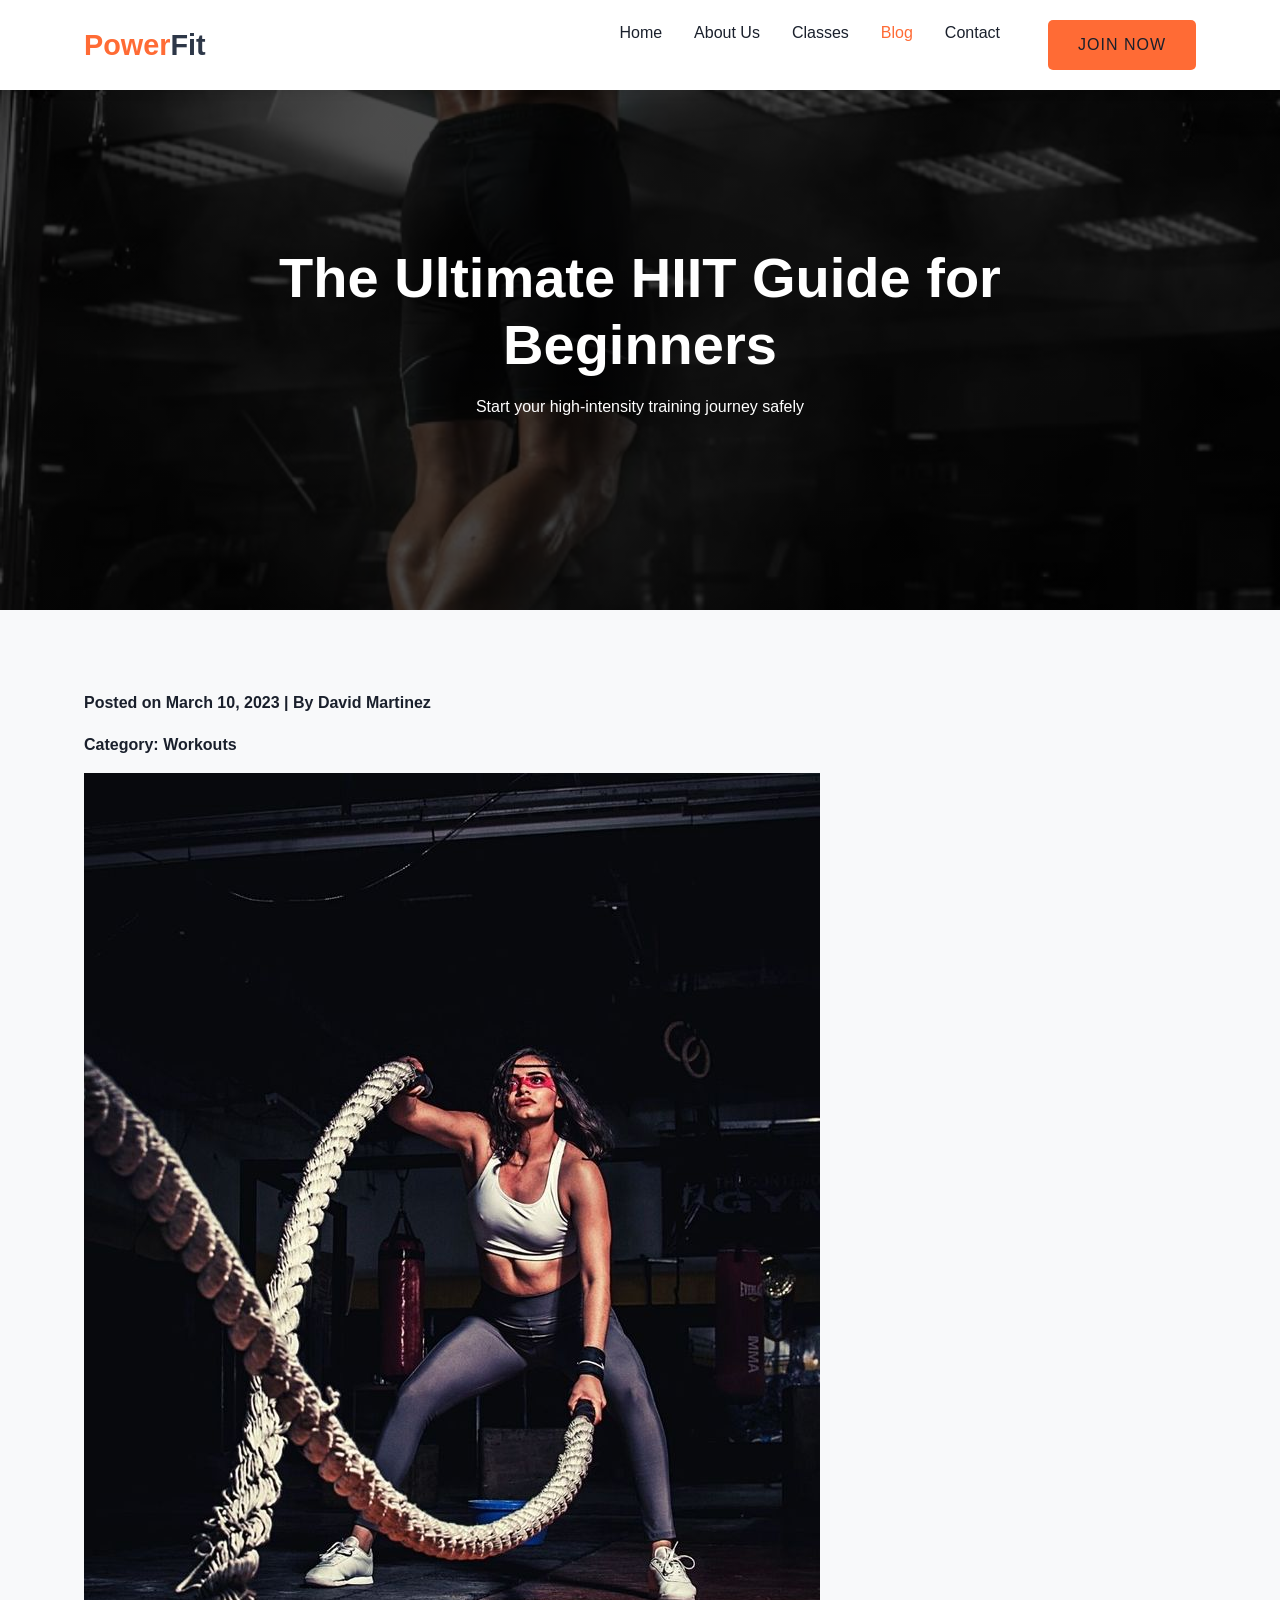
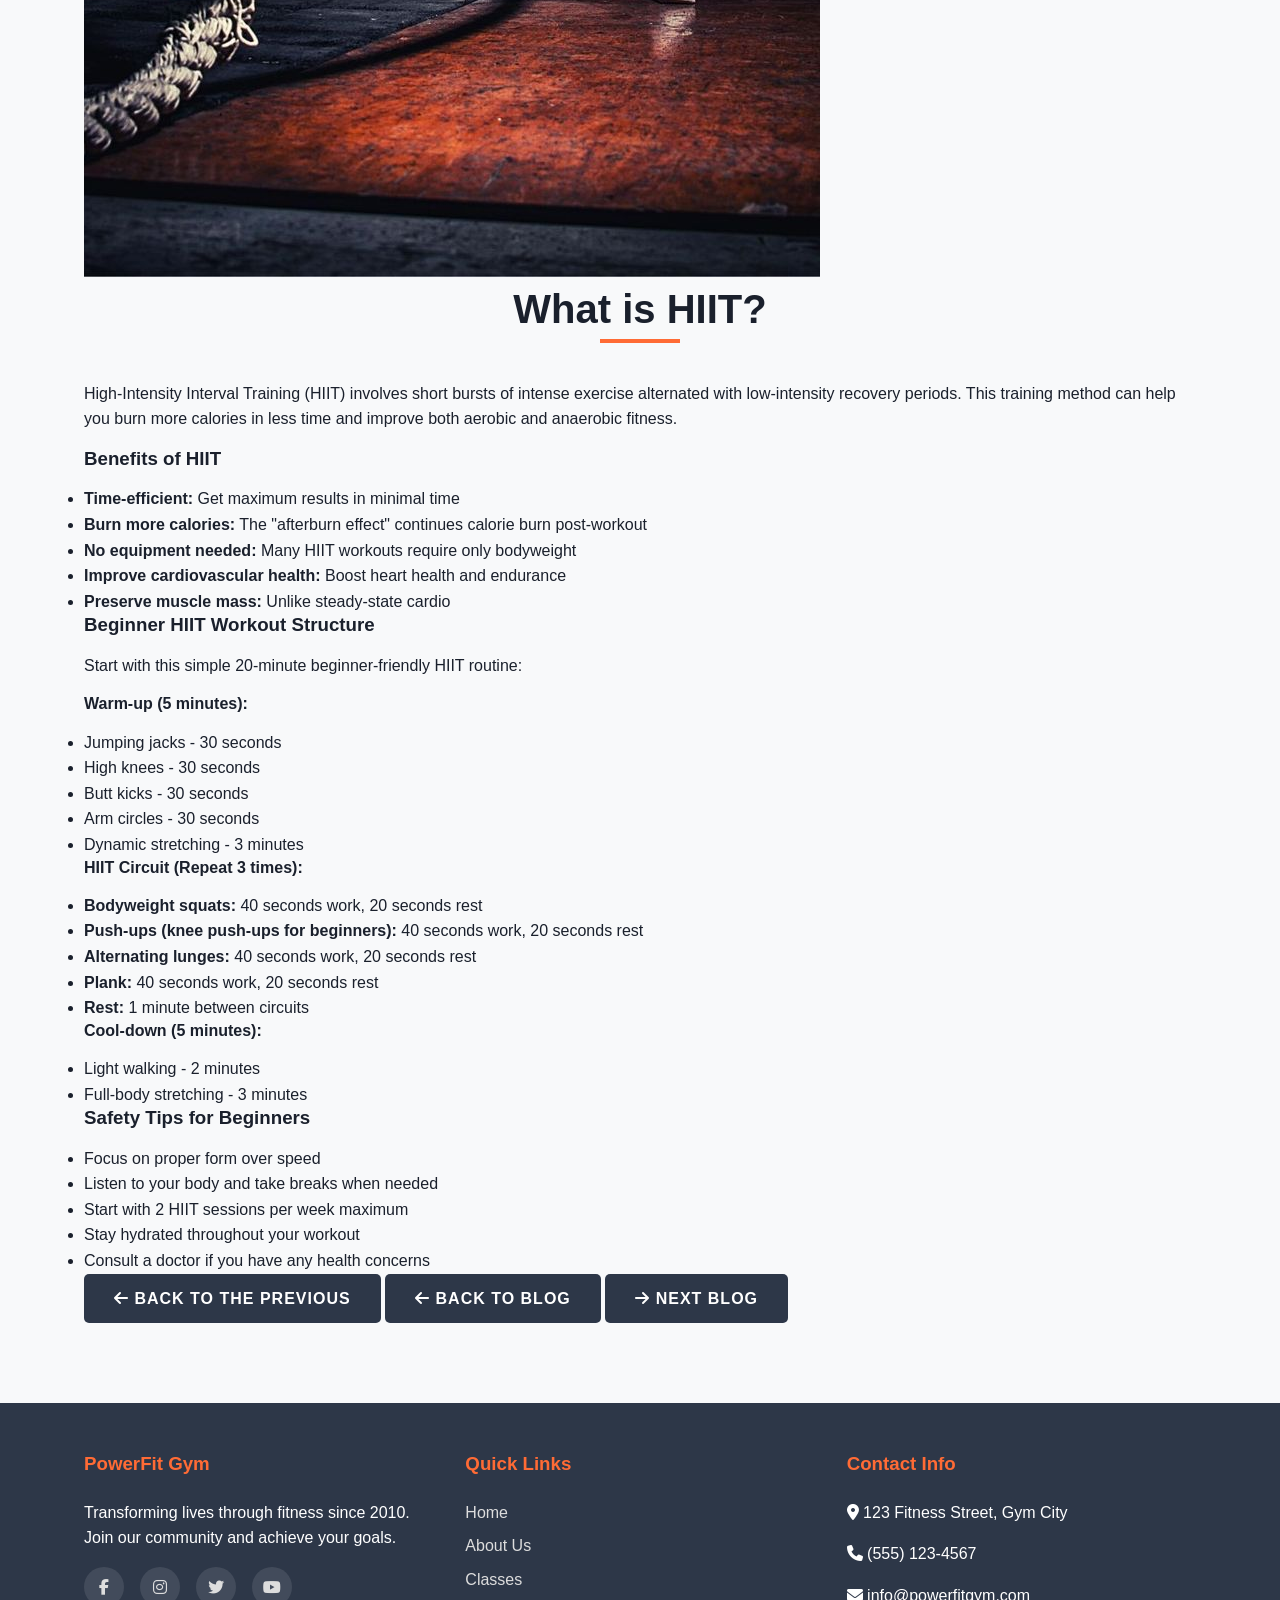
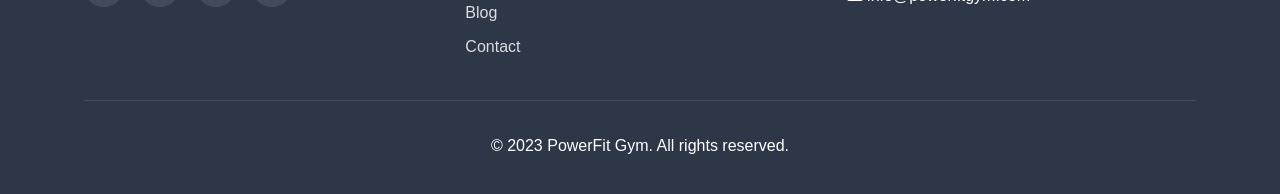
<file: blog2.html>
<!DOCTYPE html>
<html lang="en">
<head>
    <meta charset="UTF-8">
    <meta name="viewport" content="width=device-width, initial-scale=1.0">
    <title>The Ultimate HIIT Guide for Beginners - PowerFit Gym</title>
    <link rel="stylesheet" href="./css/style.css">
    <link rel="stylesheet" href="https://cdnjs.cloudflare.com/ajax/libs/font-awesome/6.4.0/css/all.min.css">
</head>
<body>
    <!-- Navigation -->
    <header>
        <div class="container">
            <nav class="navbar">
                <a href="index.html" class="logo">Power<span>Fit</span></a>
                <ul class="nav-menu">
                    <li><a href="index.html" class="nav-link">Home</a></li>
                    <li><a href="about.html" class="nav-link">About Us</a></li>
                    <li><a href="classes.html" class="nav-link">Classes</a></li>
                    <li><a href="blog.html" class="nav-link active">Blog</a></li>
                    <li><a href="contact.html" class="nav-link">Contact</a></li>
                    <li><a href="join.html" class="btn">Join Now</a></li>
                </ul>
                <div class="hamburger">
                    <span></span>
                    <span></span>
                    <span></span>
                </div>
            </nav>
        </div>
    </header>

    <!-- Blog Post Hero -->
    <section class="blog-hero">
        <div class="container">
            <div class="hero-content">
                <h1>The Ultimate HIIT Guide for Beginners</h1>
                <p>Start your high-intensity training journey safely</p>
            </div>
        </div>
    </section>

    <!-- Blog Content -->
    <section class="features">
        <div class="container">
            <div class="blog-post-content">
                <div class="blog-meta">
                    <p><strong>Posted on March 10, 2023 | By David Martinez</strong></p>
                    <p><strong>Category: Workouts</strong></p>
                </div>
                
                <img src="images/blog-hiit.jpg" alt="HIIT Workouts" class="blog-featured-image">
                
                <div class="blog-text">
                    <h2>What is HIIT?</h2>
                    
                    <p>High-Intensity Interval Training (HIIT) involves short bursts of intense exercise alternated with low-intensity recovery periods. This training method can help you burn more calories in less time and improve both aerobic and anaerobic fitness.</p>
                    
                    <h3>Benefits of HIIT</h3>
                    <ul>
                        <li><strong>Time-efficient:</strong> Get maximum results in minimal time</li>
                        <li><strong>Burn more calories:</strong> The "afterburn effect" continues calorie burn post-workout</li>
                        <li><strong>No equipment needed:</strong> Many HIIT workouts require only bodyweight</li>
                        <li><strong>Improve cardiovascular health:</strong> Boost heart health and endurance</li>
                        <li><strong>Preserve muscle mass:</strong> Unlike steady-state cardio</li>
                    </ul>
                    
                    <h3>Beginner HIIT Workout Structure</h3>
                    <p>Start with this simple 20-minute beginner-friendly HIIT routine:</p>
                    
                    <div class="workout-plan">
                        <h4>Warm-up (5 minutes):</h4>
                        <ul>
                            <li>Jumping jacks - 30 seconds</li>
                            <li>High knees - 30 seconds</li>
                            <li>Butt kicks - 30 seconds</li>
                            <li>Arm circles - 30 seconds</li>
                            <li>Dynamic stretching - 3 minutes</li>
                        </ul>
                        
                        <h4>HIIT Circuit (Repeat 3 times):</h4>
                        <ul>
                            <li><strong>Bodyweight squats:</strong> 40 seconds work, 20 seconds rest</li>
                            <li><strong>Push-ups (knee push-ups for beginners):</strong> 40 seconds work, 20 seconds rest</li>
                            <li><strong>Alternating lunges:</strong> 40 seconds work, 20 seconds rest</li>
                            <li><strong>Plank:</strong> 40 seconds work, 20 seconds rest</li>
                            <li><strong>Rest:</strong> 1 minute between circuits</li>
                        </ul>
                        
                        <h4>Cool-down (5 minutes):</h4>
                        <ul>
                            <li>Light walking - 2 minutes</li>
                            <li>Full-body stretching - 3 minutes</li>
                        </ul>
                    </div>
                    
                    <h3>Safety Tips for Beginners</h3>
                    <ul>
                        <li>Focus on proper form over speed</li>
                        <li>Listen to your body and take breaks when needed</li>
                        <li>Start with 2 HIIT sessions per week maximum</li>
                        <li>Stay hydrated throughout your workout</li>
                        <li>Consult a doctor if you have any health concerns</li>
                    </ul>
                    
                    <div class="back-to-blog">
                        <a href="blog1.html" class ="btn btn-secondary">   <i class="fas fa-arrow-left"></i> Back to the previous</a>
                        <a href="blog.html" class="btn btn-secondary">
                            <i class="fas fa-arrow-left"></i> Back to Blog

                        </a>
                        <a href="blog3.html" class ="btn btn-secondary">   <i class="fas fa-arrow-right"></i> Next Blog</a>
                    </div>
                </div>
            </div>
        </div>
    </section>

    <!-- Footer -->
    <footer>
        <div class="container">
            <div class="footer-content">
                <div class="footer-section">
                    <h3>PowerFit Gym</h3>
                    <p>Transforming lives through fitness since 2010. Join our community and achieve your goals.</p>
                    <div class="social-links">
                        <a href="#"><i class="fab fa-facebook-f"></i></a>
                        <a href="#"><i class="fab fa-instagram"></i></a>
                        <a href="#"><i class="fab fa-twitter"></i></a>
                        <a href="#"><i class="fab fa-youtube"></i></a>
                    </div>
                </div>
                <div class="footer-section">
                    <h3>Quick Links</h3>
                    <ul>
                        <li><a href="index.html">Home</a></li>
                        <li><a href="about.html">About Us</a></li>
                        <li><a href="classes.html">Classes</a></li>
                        <li><a href="blog.html">Blog</a></li>
                        <li><a href="contact.html">Contact</a></li>
                    </ul>
                </div>
                <div class="footer-section">
                    <h3>Contact Info</h3>
                    <p><i class="fas fa-map-marker-alt"></i> 123 Fitness Street, Gym City</p>
                    <p><i class="fas fa-phone"></i> (555) 123-4567</p>
                    <p><i class="fas fa-envelope"></i> info@powerfitgym.com</p>
                </div>
            </div>
            <div class="footer-bottom">
                <p>&copy; 2023 PowerFit Gym. All rights reserved.</p>
            </div>
        </div>
    </footer>

    <script src="./js/script.js"></script>
</body>
</html>
</file>
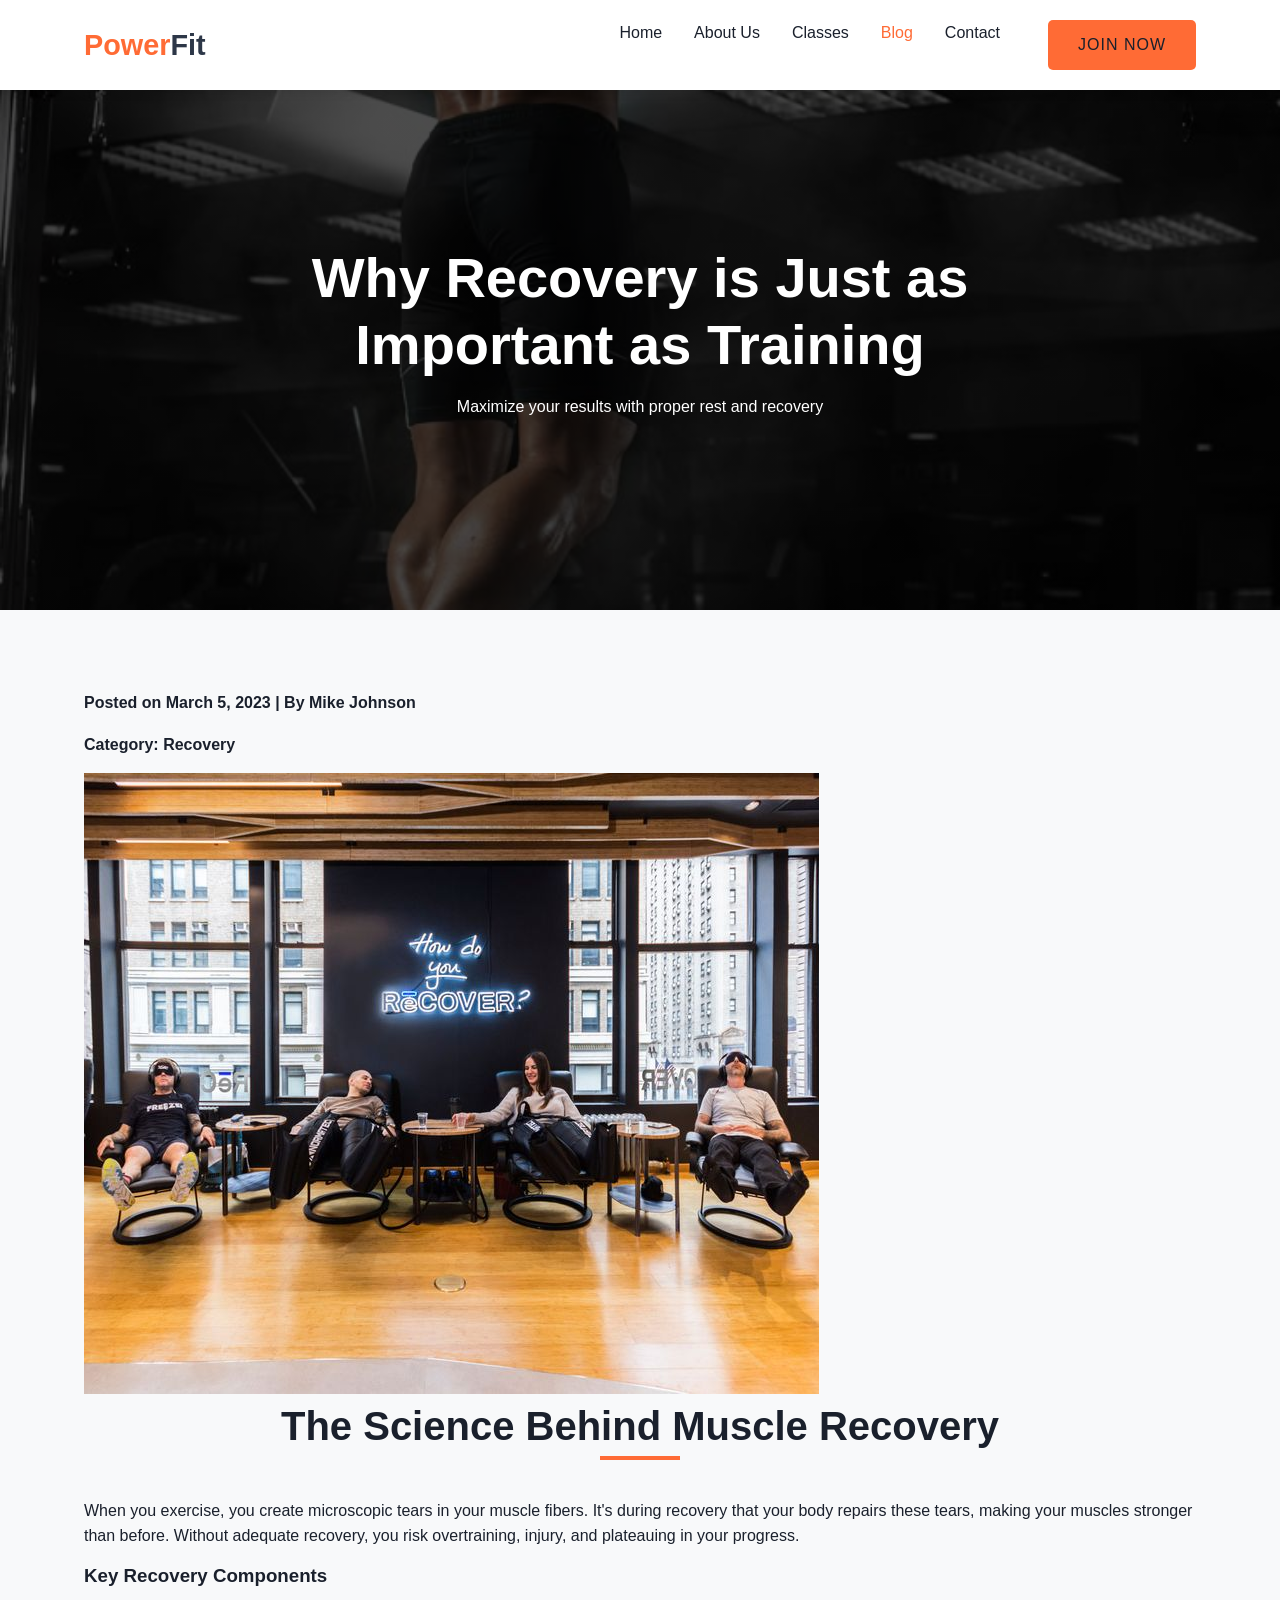
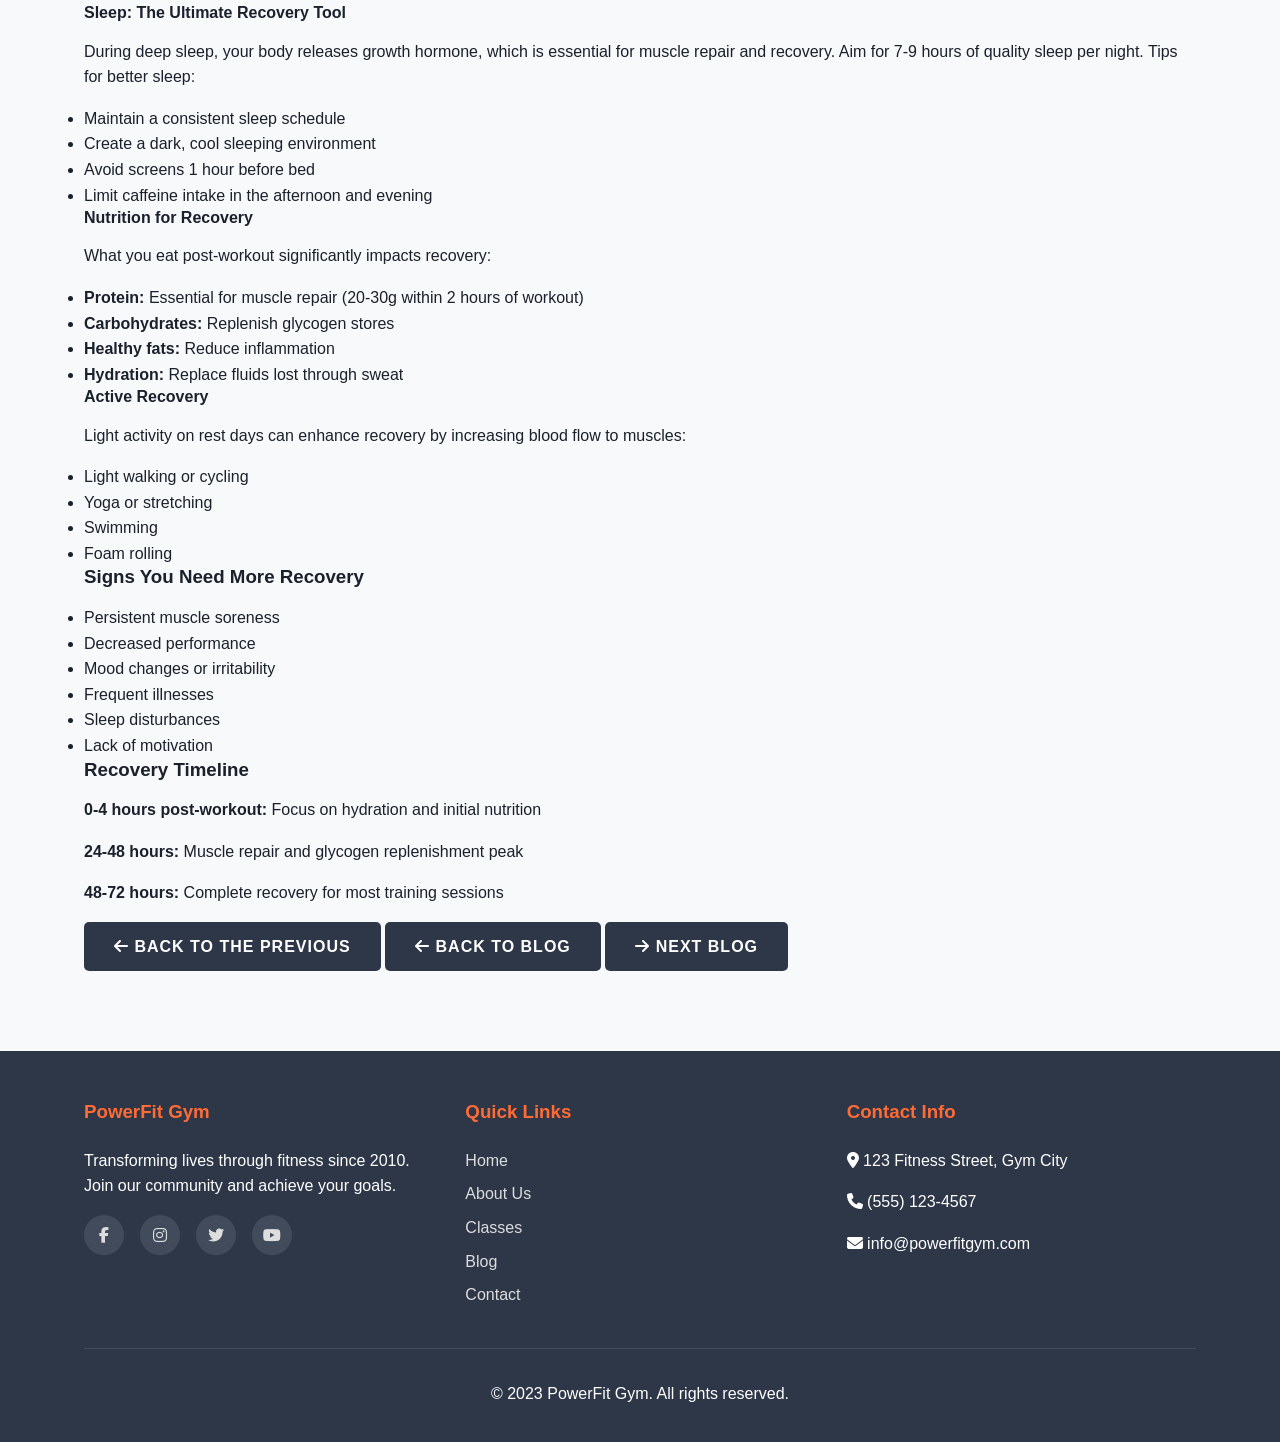
<file: blog3.html>
<!DOCTYPE html>
<html lang="en">
<head>
    <meta charset="UTF-8">
    <meta name="viewport" content="width=device-width, initial-scale=1.0">
    <title>Why Recovery is Just as Important as Training - PowerFit Gym</title>
    <link rel="stylesheet" href="./css/style.css">
    <link rel="stylesheet" href="https://cdnjs.cloudflare.com/ajax/libs/font-awesome/6.4.0/css/all.min.css">
</head>
<body>
    <!-- Navigation -->
    <header>
        <div class="container">
            <nav class="navbar">
                <a href="index.html" class="logo">Power<span>Fit</span></a>
                <ul class="nav-menu">
                    <li><a href="index.html" class="nav-link">Home</a></li>
                    <li><a href="about.html" class="nav-link">About Us</a></li>
                    <li><a href="classes.html" class="nav-link">Classes</a></li>
                    <li><a href="blog.html" class="nav-link active">Blog</a></li>
                    <li><a href="contact.html" class="nav-link">Contact</a></li>
                    <li><a href="join.html" class="btn">Join Now</a></li>
                </ul>
                <div class="hamburger">
                    <span></span>
                    <span></span>
                    <span></span>
                </div>
            </nav>
        </div>
    </header>

    <!-- Blog Post Hero -->
    <section class="blog-hero">
        <div class="container">
            <div class="hero-content">
                <h1>Why Recovery is Just as Important as Training</h1>
                <p>Maximize your results with proper rest and recovery</p>
            </div>
        </div>
    </section>

    <!-- Blog Content -->
    <section class="features">
        <div class="container">
            <div class="blog-post-content">
                <div class="blog-meta">
                    <p><strong>Posted on March 5, 2023 | By Mike Johnson</strong></p>
                    <p><strong>Category: Recovery</strong></p>
                </div>
                
                <img src="images/blog-recovery.jpg" alt="Recovery Tips" class="blog-featured-image">
                
                <div class="blog-text">
                    <h2>The Science Behind Muscle Recovery</h2>
                    
                    <p>When you exercise, you create microscopic tears in your muscle fibers. It's during recovery that your body repairs these tears, making your muscles stronger than before. Without adequate recovery, you risk overtraining, injury, and plateauing in your progress.</p>
                    
                    <h3>Key Recovery Components</h3>
                    
                    <h4>Sleep: The Ultimate Recovery Tool</h4>
                    <p>During deep sleep, your body releases growth hormone, which is essential for muscle repair and recovery. Aim for 7-9 hours of quality sleep per night. Tips for better sleep:</p>
                    <ul>
                        <li>Maintain a consistent sleep schedule</li>
                        <li>Create a dark, cool sleeping environment</li>
                        <li>Avoid screens 1 hour before bed</li>
                        <li>Limit caffeine intake in the afternoon and evening</li>
                    </ul>
                    
                    <h4>Nutrition for Recovery</h4>
                    <p>What you eat post-workout significantly impacts recovery:</p>
                    <ul>
                        <li><strong>Protein:</strong> Essential for muscle repair (20-30g within 2 hours of workout)</li>
                        <li><strong>Carbohydrates:</strong> Replenish glycogen stores</li>
                        <li><strong>Healthy fats:</strong> Reduce inflammation</li>
                        <li><strong>Hydration:</strong> Replace fluids lost through sweat</li>
                    </ul>
                    
                    <h4>Active Recovery</h4>
                    <p>Light activity on rest days can enhance recovery by increasing blood flow to muscles:</p>
                    <ul>
                        <li>Light walking or cycling</li>
                        <li>Yoga or stretching</li>
                        <li>Swimming</li>
                        <li>Foam rolling</li>
                    </ul>
                    
                    <h3>Signs You Need More Recovery</h3>
                    <ul>
                        <li>Persistent muscle soreness</li>
                        <li>Decreased performance</li>
                        <li>Mood changes or irritability</li>
                        <li>Frequent illnesses</li>
                        <li>Sleep disturbances</li>
                        <li>Lack of motivation</li>
                    </ul>
                    
                    <h3>Recovery Timeline</h3>
                    <div class="recovery-timeline">
                        <p><strong>0-4 hours post-workout:</strong> Focus on hydration and initial nutrition</p>
                        <p><strong>24-48 hours:</strong> Muscle repair and glycogen replenishment peak</p>
                        <p><strong>48-72 hours:</strong> Complete recovery for most training sessions</p>
                    </div>
                    
                    <div class="back-to-blog">
                        <a href="blog2.html" class ="btn btn-secondary">   <i class="fas fa-arrow-left"></i> Back to the previous</a>
                        <a href="blog.html" class="btn btn-secondary">
                            <i class="fas fa-arrow-left"></i> Back to Blog

                        </a>
                        <a href="blog4.html" class ="btn btn-secondary">   <i class="fas fa-arrow-right"></i> Next Blog</a>
                    </div>
                </div>
            </div>
        </div>
    </section>

    <!-- Footer -->
    <footer>
        <div class="container">
            <div class="footer-content">
                <div class="footer-section">
                    <h3>PowerFit Gym</h3>
                    <p>Transforming lives through fitness since 2010. Join our community and achieve your goals.</p>
                    <div class="social-links">
                        <a href="#"><i class="fab fa-facebook-f"></i></a>
                        <a href="#"><i class="fab fa-instagram"></i></a>
                        <a href="#"><i class="fab fa-twitter"></i></a>
                        <a href="#"><i class="fab fa-youtube"></i></a>
                    </div>
                </div>
                <div class="footer-section">
                    <h3>Quick Links</h3>
                    <ul>
                        <li><a href="index.html">Home</a></li>
                        <li><a href="about.html">About Us</a></li>
                        <li><a href="classes.html">Classes</a></li>
                        <li><a href="blog.html">Blog</a></li>
                        <li><a href="contact.html">Contact</a></li>
                    </ul>
                </div>
                <div class="footer-section">
                    <h3>Contact Info</h3>
                    <p><i class="fas fa-map-marker-alt"></i> 123 Fitness Street, Gym City</p>
                    <p><i class="fas fa-phone"></i> (555) 123-4567</p>
                    <p><i class="fas fa-envelope"></i> info@powerfitgym.com</p>
                </div>
            </div>
            <div class="footer-bottom">
                <p>&copy; 2023 PowerFit Gym. All rights reserved.</p>
            </div>
        </div>
    </footer>

    <script src="./js/script.js"></script>
</body>
</html>
</file>
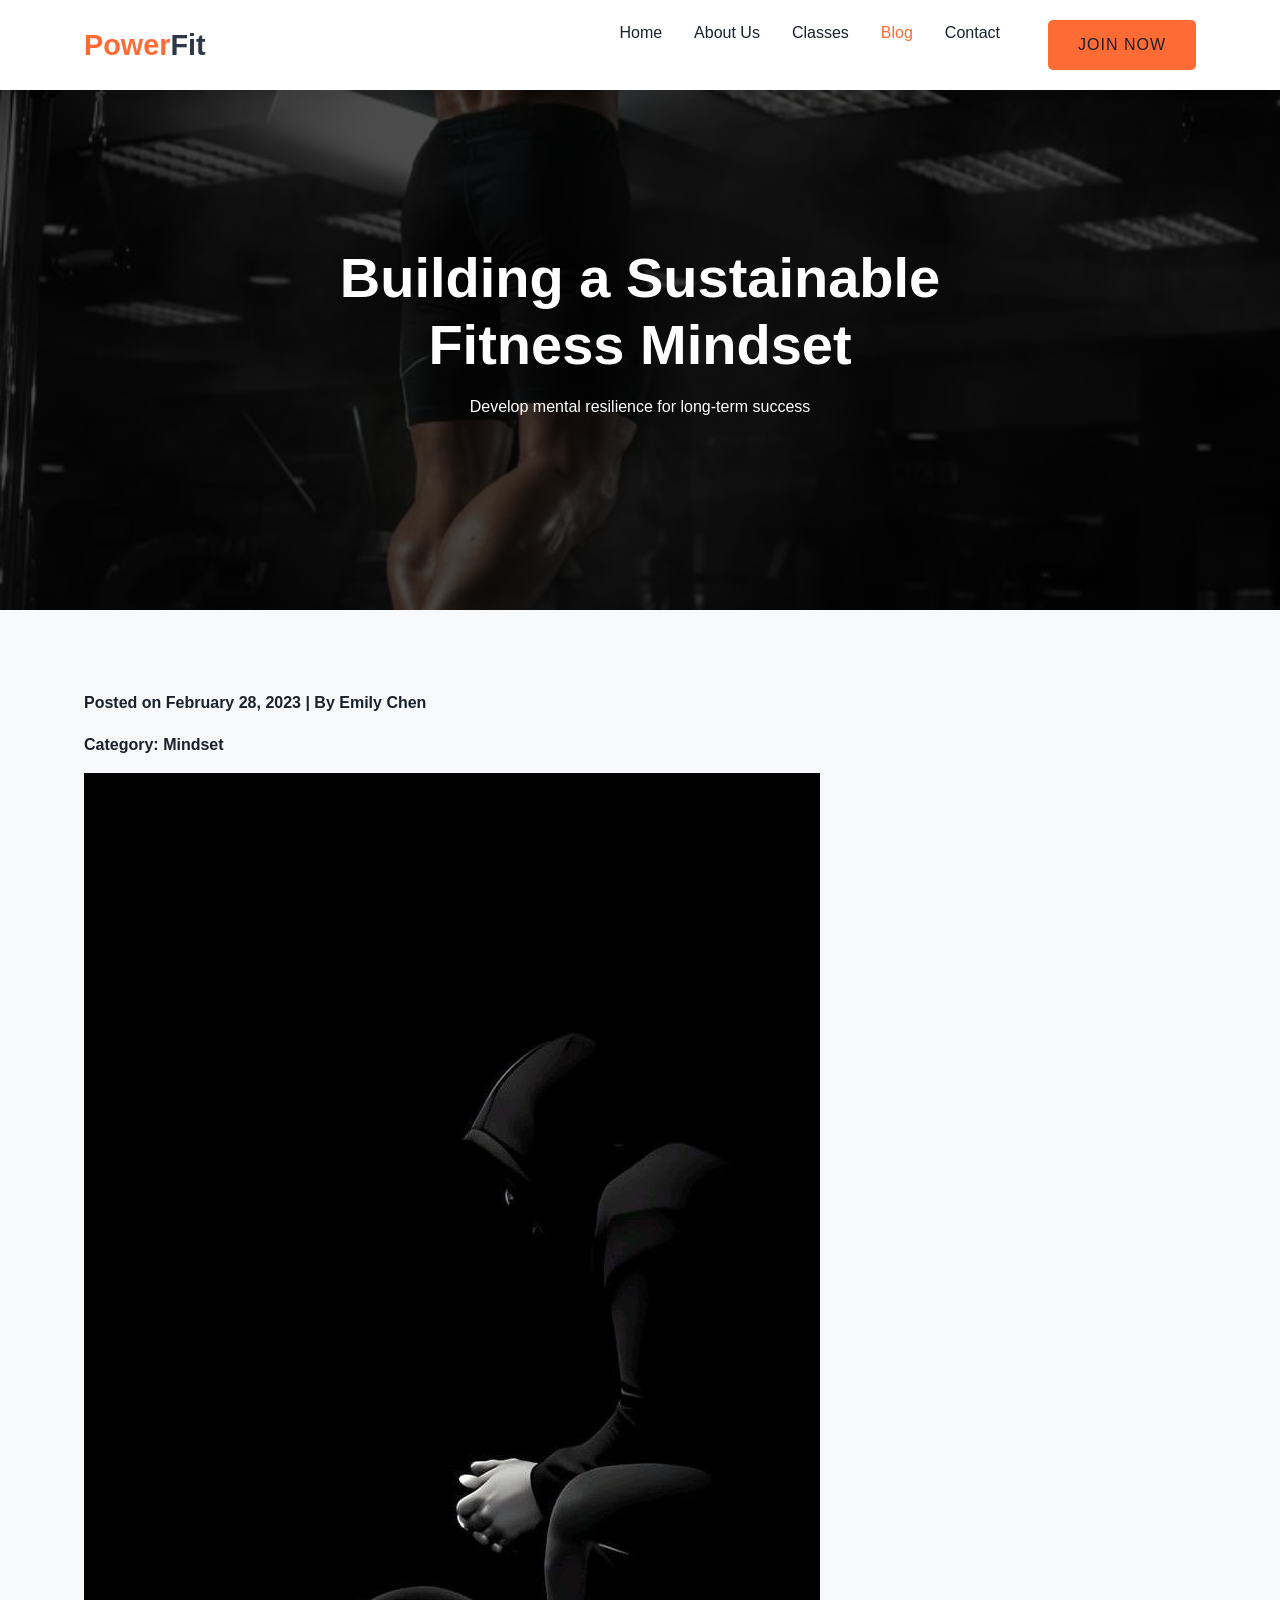
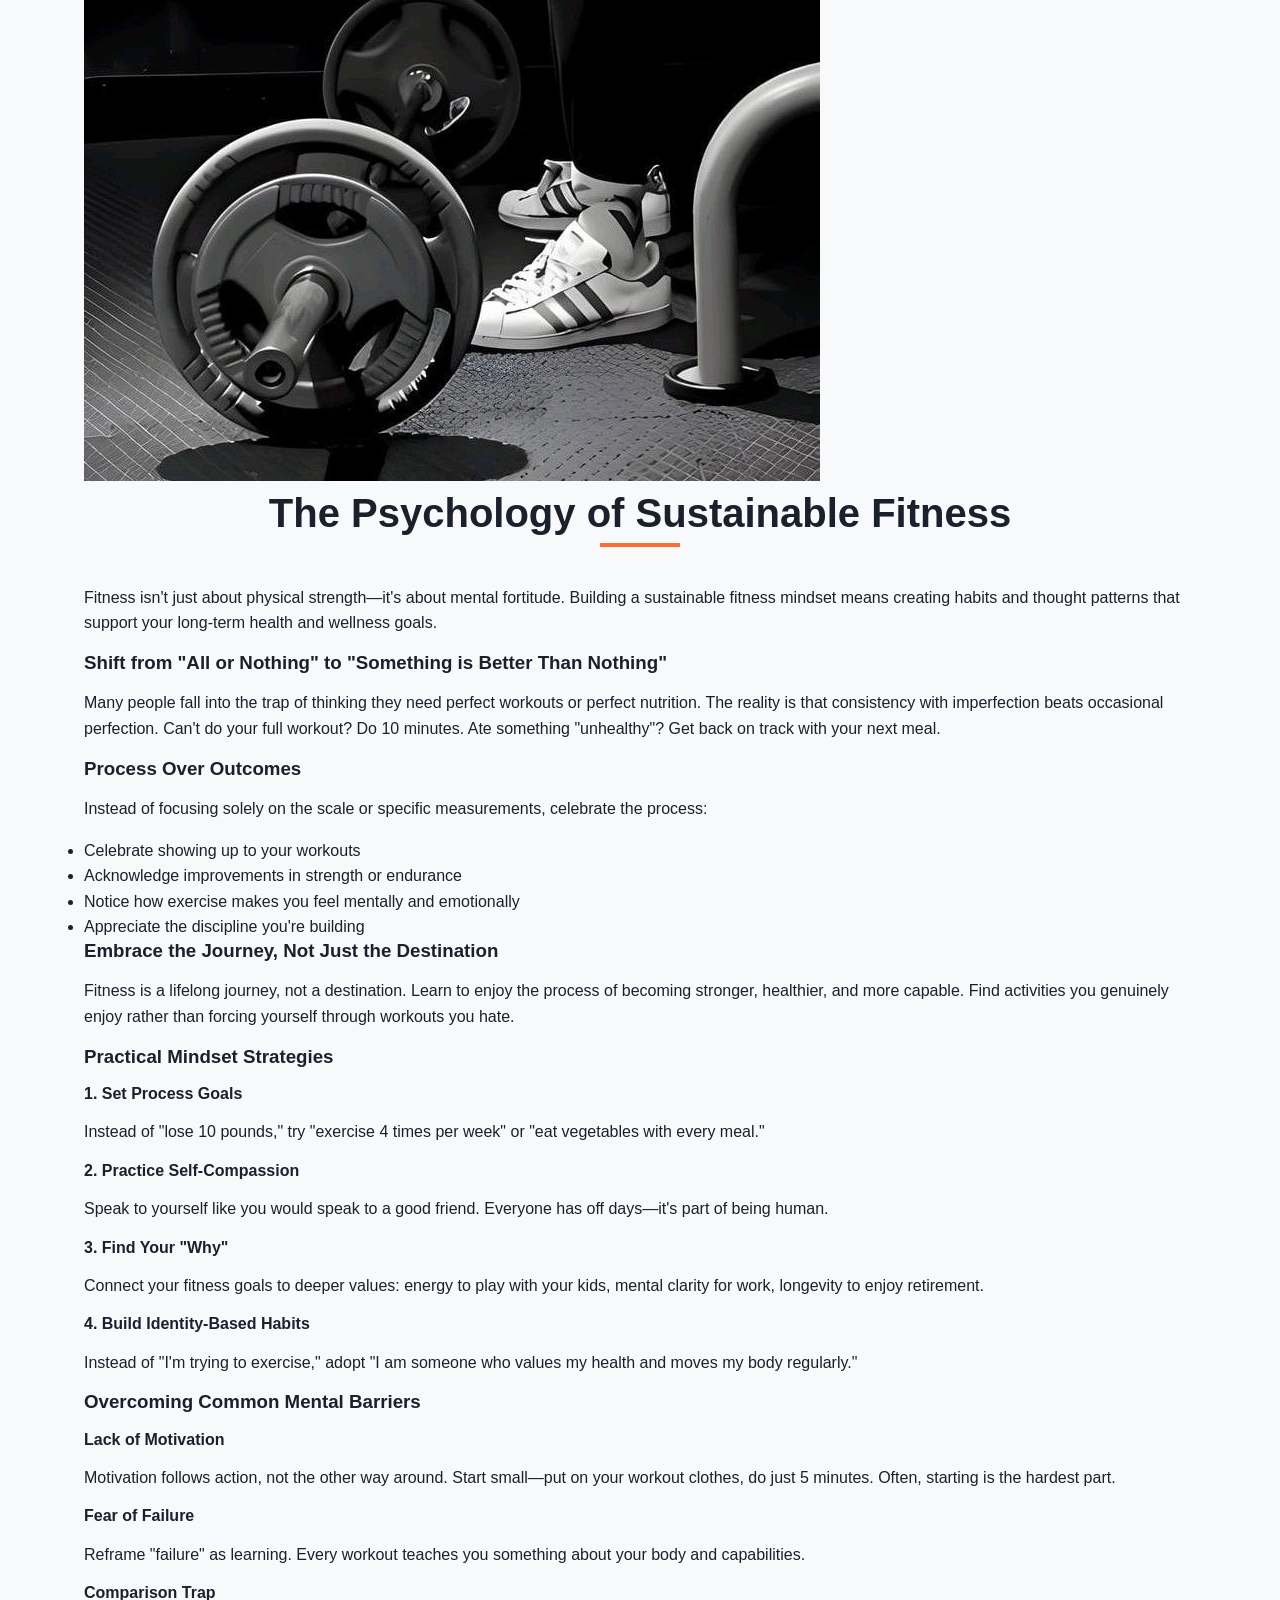
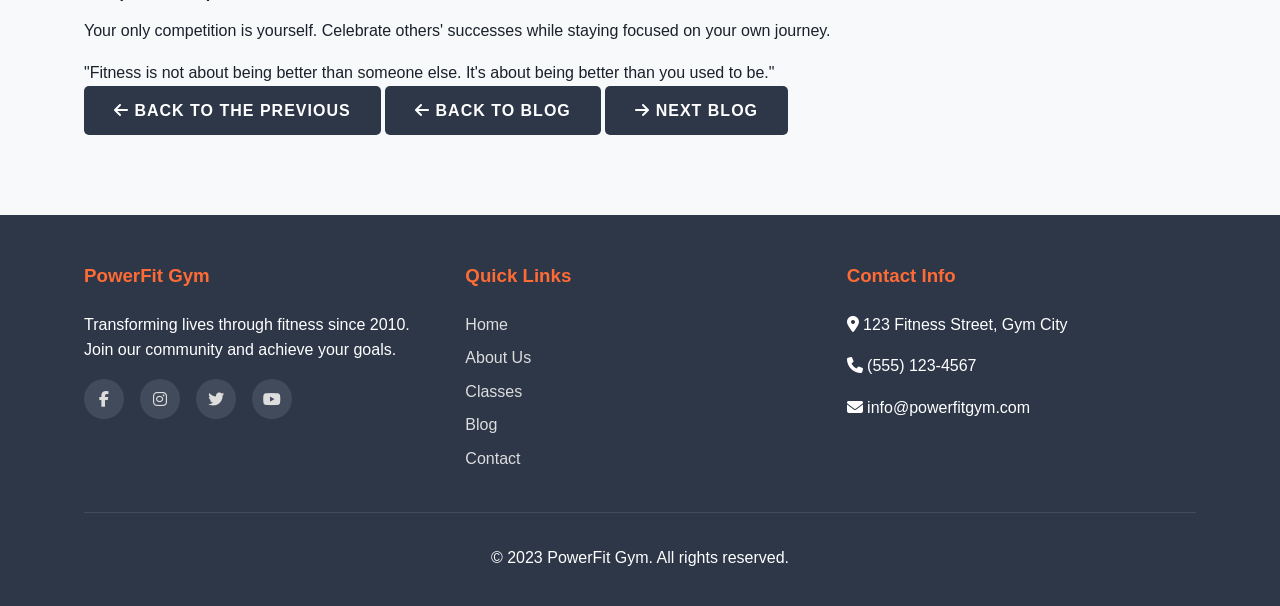
<file: blog4.html>
<!DOCTYPE html>
<html lang="en">
<head>
    <meta charset="UTF-8">
    <meta name="viewport" content="width=device-width, initial-scale=1.0">
    <title>Building a Sustainable Fitness Mindset - PowerFit Gym</title>
    <link rel="stylesheet" href="./css/style.css">
    <link rel="stylesheet" href="https://cdnjs.cloudflare.com/ajax/libs/font-awesome/6.4.0/css/all.min.css">
</head>
<body>
    <!-- Navigation -->
    <header>
        <div class="container">
            <nav class="navbar">
                <a href="index.html" class="logo">Power<span>Fit</span></a>
                <ul class="nav-menu">
                    <li><a href="index.html" class="nav-link">Home</a></li>
                    <li><a href="about.html" class="nav-link">About Us</a></li>
                    <li><a href="classes.html" class="nav-link">Classes</a></li>
                    <li><a href="blog.html" class="nav-link active">Blog</a></li>
                    <li><a href="contact.html" class="nav-link">Contact</a></li>
                    <li><a href="join.html" class="btn">Join Now</a></li>
                </ul>
                <div class="hamburger">
                    <span></span>
                    <span></span>
                    <span></span>
                </div>
            </nav>
        </div>
    </header>

    <!-- Blog Post Hero -->
    <section class="blog-hero">
        <div class="container">
            <div class="hero-content">
                <h1>Building a Sustainable Fitness Mindset</h1>
                <p>Develop mental resilience for long-term success</p>
            </div>
        </div>
    </section>

    <!-- Blog Content -->
    <section class="features">
        <div class="container">
            <div class="blog-post-content">
                <div class="blog-meta">
                    <p><strong>Posted on February 28, 2023 | By Emily Chen</strong></p>
                    <p><strong>Category: Mindset</strong></p>
                </div>
                
                <img src="images/blog-mindset.jpg" alt="Fitness Mindset" class="blog-featured-image">
                
                <div class="blog-text">
                    <h2>The Psychology of Sustainable Fitness</h2>
                    
                    <p>Fitness isn't just about physical strength—it's about mental fortitude. Building a sustainable fitness mindset means creating habits and thought patterns that support your long-term health and wellness goals.</p>
                    
                    <h3>Shift from "All or Nothing" to "Something is Better Than Nothing"</h3>
                    <p>Many people fall into the trap of thinking they need perfect workouts or perfect nutrition. The reality is that consistency with imperfection beats occasional perfection. Can't do your full workout? Do 10 minutes. Ate something "unhealthy"? Get back on track with your next meal.</p>
                    
                    <h3>Process Over Outcomes</h3>
                    <p>Instead of focusing solely on the scale or specific measurements, celebrate the process:</p>
                    <ul>
                        <li>Celebrate showing up to your workouts</li>
                        <li>Acknowledge improvements in strength or endurance</li>
                        <li>Notice how exercise makes you feel mentally and emotionally</li>
                        <li>Appreciate the discipline you're building</li>
                    </ul>
                    
                    <h3>Embrace the Journey, Not Just the Destination</h3>
                    <p>Fitness is a lifelong journey, not a destination. Learn to enjoy the process of becoming stronger, healthier, and more capable. Find activities you genuinely enjoy rather than forcing yourself through workouts you hate.</p>
                    
                    <h3>Practical Mindset Strategies</h3>
                    
                    <h4>1. Set Process Goals</h4>
                    <p>Instead of "lose 10 pounds," try "exercise 4 times per week" or "eat vegetables with every meal."</p>
                    
                    <h4>2. Practice Self-Compassion</h4>
                    <p>Speak to yourself like you would speak to a good friend. Everyone has off days—it's part of being human.</p>
                    
                    <h4>3. Find Your "Why"</h4>
                    <p>Connect your fitness goals to deeper values: energy to play with your kids, mental clarity for work, longevity to enjoy retirement.</p>
                    
                    <h4>4. Build Identity-Based Habits</h4>
                    <p>Instead of "I'm trying to exercise," adopt "I am someone who values my health and moves my body regularly."</p>
                    
                    <h3>Overcoming Common Mental Barriers</h3>
                    
                    <h4>Lack of Motivation</h4>
                    <p>Motivation follows action, not the other way around. Start small—put on your workout clothes, do just 5 minutes. Often, starting is the hardest part.</p>
                    
                    <h4>Fear of Failure</h4>
                    <p>Reframe "failure" as learning. Every workout teaches you something about your body and capabilities.</p>
                    
                    <h4>Comparison Trap</h4>
                    <p>Your only competition is yourself. Celebrate others' successes while staying focused on your own journey.</p>
                    
                    <div class="mindset-quote">
                        <blockquote>
                            "Fitness is not about being better than someone else. It's about being better than you used to be."
                        </blockquote>
                    </div>
                    
                    <div class="back-to-blog">
                        <a href="blog3.html" class ="btn btn-secondary">   <i class="fas fa-arrow-left"></i> Back to the previous</a>
                        <a href="blog.html" class="btn btn-secondary">
                            <i class="fas fa-arrow-left"></i> Back to Blog

                        </a>
                        <a href="blog5.html" class ="btn btn-secondary">   <i class="fas fa-arrow-right"></i> Next Blog</a>
                    </div>
                </div>
            </div>
        </div>
    </section>

    <!-- Footer -->
    <footer>
        <div class="container">
            <div class="footer-content">
                <div class="footer-section">
                    <h3>PowerFit Gym</h3>
                    <p>Transforming lives through fitness since 2010. Join our community and achieve your goals.</p>
                    <div class="social-links">
                        <a href="#"><i class="fab fa-facebook-f"></i></a>
                        <a href="#"><i class="fab fa-instagram"></i></a>
                        <a href="#"><i class="fab fa-twitter"></i></a>
                        <a href="#"><i class="fab fa-youtube"></i></a>
                    </div>
                </div>
                <div class="footer-section">
                    <h3>Quick Links</h3>
                    <ul>
                        <li><a href="index.html">Home</a></li>
                        <li><a href="about.html">About Us</a></li>
                        <li><a href="classes.html">Classes</a></li>
                        <li><a href="blog.html">Blog</a></li>
                        <li><a href="contact.html">Contact</a></li>
                    </ul>
                </div>
                <div class="footer-section">
                    <h3>Contact Info</h3>
                    <p><i class="fas fa-map-marker-alt"></i> 123 Fitness Street, Gym City</p>
                    <p><i class="fas fa-phone"></i> (555) 123-4567</p>
                    <p><i class="fas fa-envelope"></i> info@powerfitgym.com</p>
                </div>
            </div>
            <div class="footer-bottom">
                <p>&copy; 2023 PowerFit Gym. All rights reserved.</p>
            </div>
        </div>
    </footer>

    <script src="./js/script.js"></script>
</body>
</html>
</file>
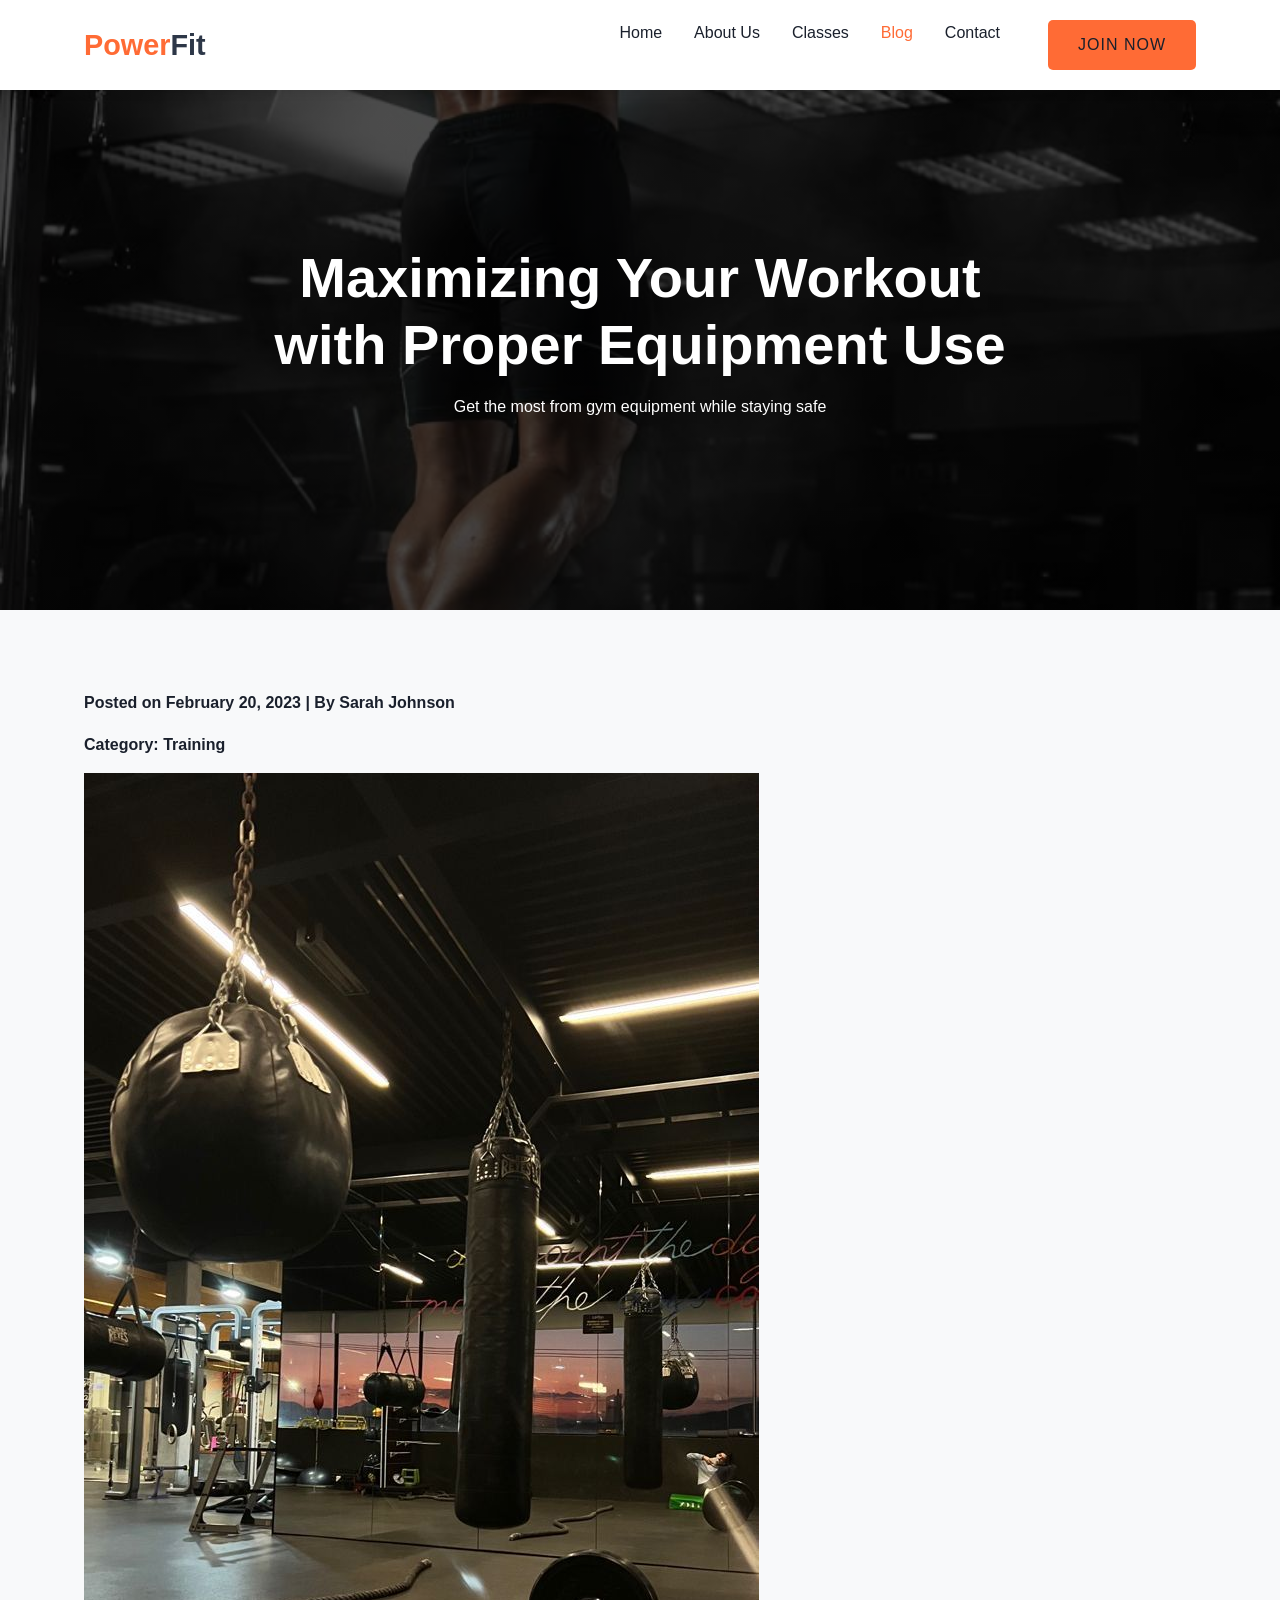
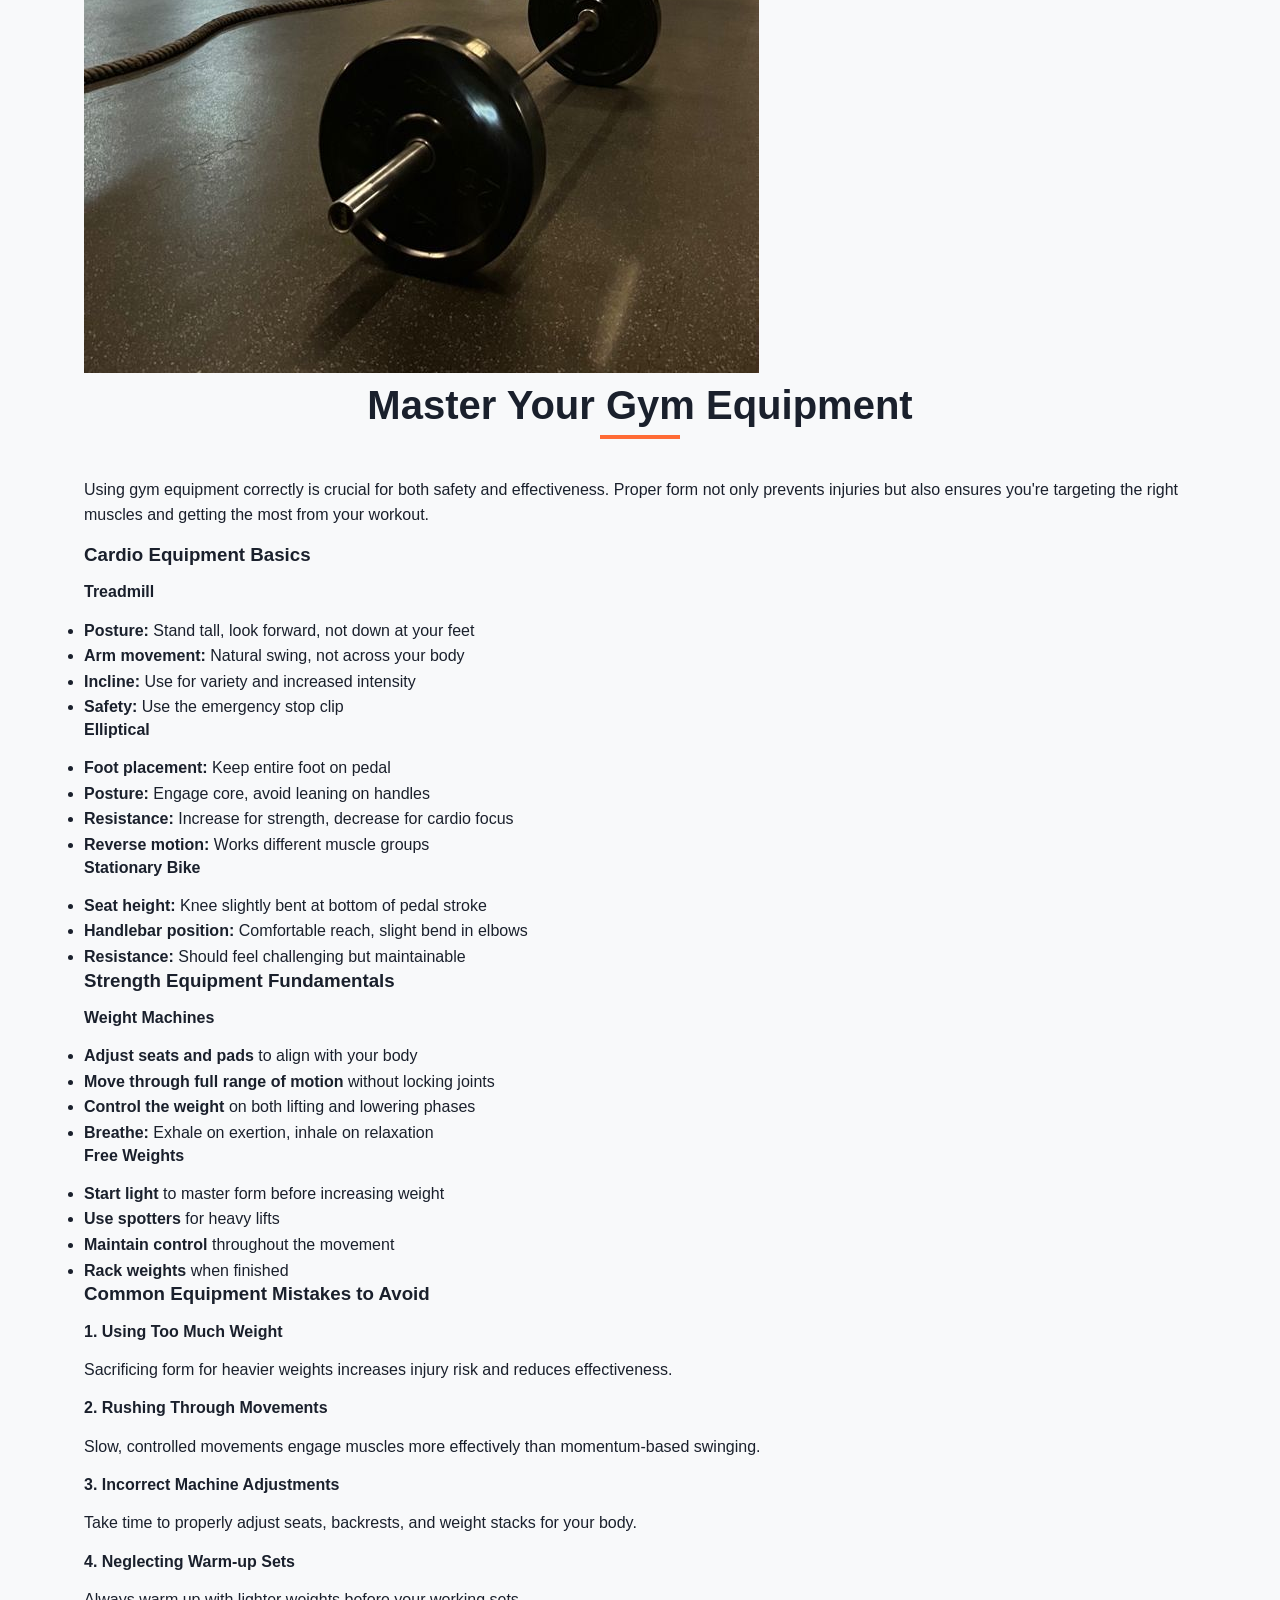
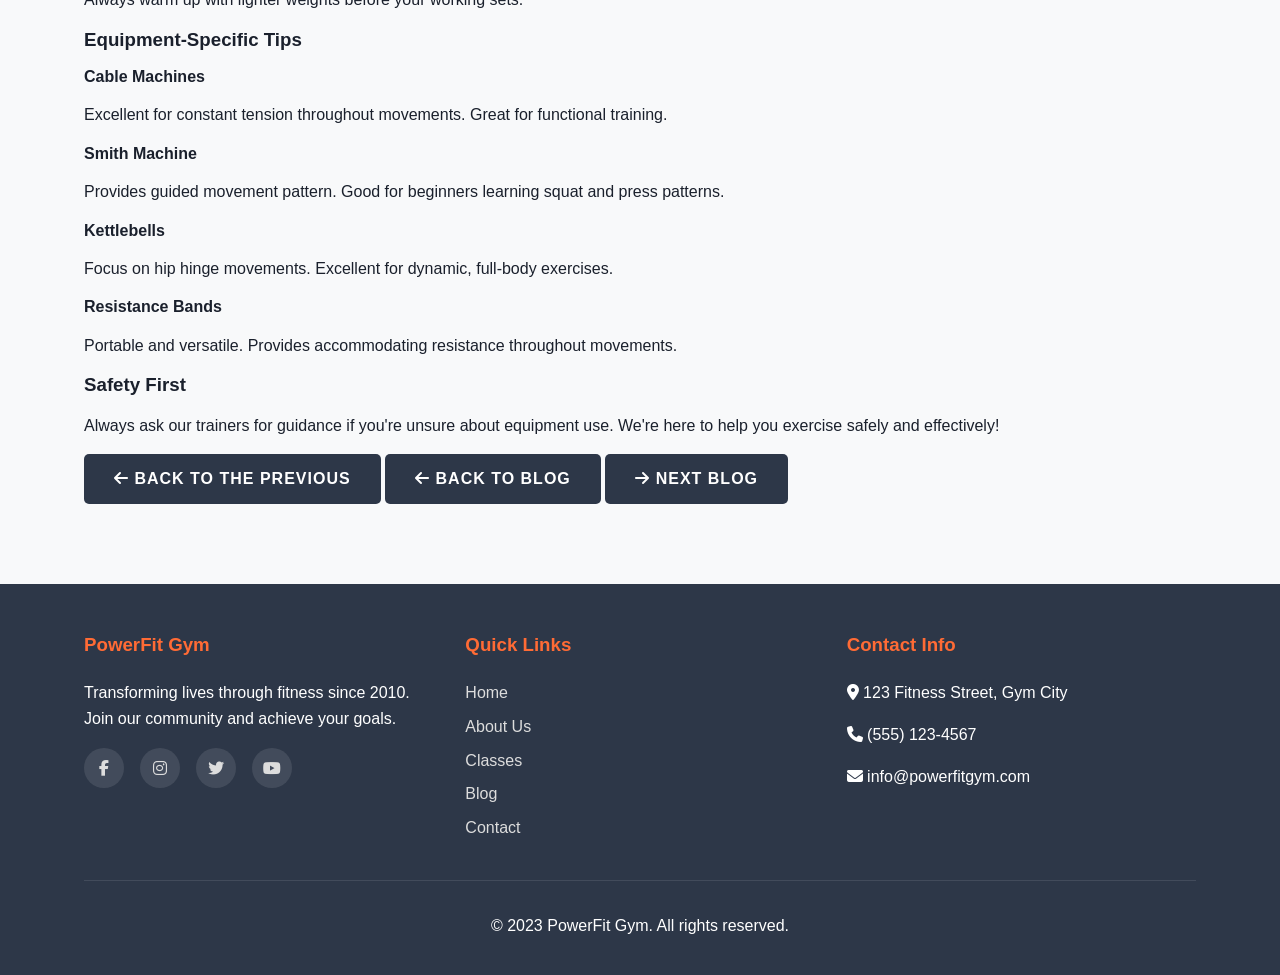
<file: blog5.html>
<!DOCTYPE html>
<html lang="en">
<head>
    <meta charset="UTF-8">
    <meta name="viewport" content="width=device-width, initial-scale=1.0">
    <title>Maximizing Your Workout with Proper Equipment Use - PowerFit Gym</title>
    <link rel="stylesheet" href="./css/style.css">
    <link rel="stylesheet" href="https://cdnjs.cloudflare.com/ajax/libs/font-awesome/6.4.0/css/all.min.css">
</head>
<body>
    <!-- Navigation -->
    <header>
        <div class="container">
            <nav class="navbar">
                <a href="index.html" class="logo">Power<span>Fit</span></a>
                <ul class="nav-menu">
                    <li><a href="index.html" class="nav-link">Home</a></li>
                    <li><a href="about.html" class="nav-link">About Us</a></li>
                    <li><a href="classes.html" class="nav-link">Classes</a></li>
                    <li><a href="blog.html" class="nav-link active">Blog</a></li>
                    <li><a href="contact.html" class="nav-link">Contact</a></li>
                    <li><a href="join.html" class="btn">Join Now</a></li>
                </ul>
                <div class="hamburger">
                    <span></span>
                    <span></span>
                    <span></span>
                </div>
            </nav>
        </div>
    </header>

    <!-- Blog Post Hero -->
    <section class="blog-hero">
        <div class="container">
            <div class="hero-content">
                <h1>Maximizing Your Workout with Proper Equipment Use</h1>
                <p>Get the most from gym equipment while staying safe</p>
            </div>
        </div>
    </section>

    <!-- Blog Content -->
    <section class="features">
        <div class="container">
            <div class="blog-post-content">
                <div class="blog-meta">
                    <p><strong>Posted on February 20, 2023 | By Sarah Johnson</strong></p>
                    <p><strong>Category: Training</strong></p>
                </div>
                
                <img src="images/blog-equipment.jpg" alt="Gym Equipment" class="blog-featured-image">
                
                <div class="blog-text">
                    <h2>Master Your Gym Equipment</h2>
                    
                    <p>Using gym equipment correctly is crucial for both safety and effectiveness. Proper form not only prevents injuries but also ensures you're targeting the right muscles and getting the most from your workout.</p>
                    
                    <h3>Cardio Equipment Basics</h3>
                    
                    <h4>Treadmill</h4>
                    <ul>
                        <li><strong>Posture:</strong> Stand tall, look forward, not down at your feet</li>
                        <li><strong>Arm movement:</strong> Natural swing, not across your body</li>
                        <li><strong>Incline:</strong> Use for variety and increased intensity</li>
                        <li><strong>Safety:</strong> Use the emergency stop clip</li>
                    </ul>
                    
                    <h4>Elliptical</h4>
                    <ul>
                        <li><strong>Foot placement:</strong> Keep entire foot on pedal</li>
                        <li><strong>Posture:</strong> Engage core, avoid leaning on handles</li>
                        <li><strong>Resistance:</strong> Increase for strength, decrease for cardio focus</li>
                        <li><strong>Reverse motion:</strong> Works different muscle groups</li>
                    </ul>
                    
                    <h4>Stationary Bike</h4>
                    <ul>
                        <li><strong>Seat height:</strong> Knee slightly bent at bottom of pedal stroke</li>
                        <li><strong>Handlebar position:</strong> Comfortable reach, slight bend in elbows</li>
                        <li><strong>Resistance:</strong> Should feel challenging but maintainable</li>
                    </ul>
                    
                    <h3>Strength Equipment Fundamentals</h3>
                    
                    <h4>Weight Machines</h4>
                    <ul>
                        <li><strong>Adjust seats and pads</strong> to align with your body</li>
                        <li><strong>Move through full range of motion</strong> without locking joints</li>
                        <li><strong>Control the weight</strong> on both lifting and lowering phases</li>
                        <li><strong>Breathe:</strong> Exhale on exertion, inhale on relaxation</li>
                    </ul>
                    
                    <h4>Free Weights</h4>
                    <ul>
                        <li><strong>Start light</strong> to master form before increasing weight</li>
                        <li><strong>Use spotters</strong> for heavy lifts</li>
                        <li><strong>Maintain control</strong> throughout the movement</li>
                        <li><strong>Rack weights</strong> when finished</li>
                    </ul>
                    
                    <h3>Common Equipment Mistakes to Avoid</h3>
                    
                    <h4>1. Using Too Much Weight</h4>
                    <p>Sacrificing form for heavier weights increases injury risk and reduces effectiveness.</p>
                    
                    <h4>2. Rushing Through Movements</h4>
                    <p>Slow, controlled movements engage muscles more effectively than momentum-based swinging.</p>
                    
                    <h4>3. Incorrect Machine Adjustments</h4>
                    <p>Take time to properly adjust seats, backrests, and weight stacks for your body.</p>
                    
                    <h4>4. Neglecting Warm-up Sets</h4>
                    <p>Always warm up with lighter weights before your working sets.</p>
                    
                    <h3>Equipment-Specific Tips</h3>
                    
                    <div class="equipment-tips">
                        <h4>Cable Machines</h4>
                        <p>Excellent for constant tension throughout movements. Great for functional training.</p>
                        
                        <h4>Smith Machine</h4>
                        <p>Provides guided movement pattern. Good for beginners learning squat and press patterns.</p>
                        
                        <h4>Kettlebells</h4>
                        <p>Focus on hip hinge movements. Excellent for dynamic, full-body exercises.</p>
                        
                        <h4>Resistance Bands</h4>
                        <p>Portable and versatile. Provides accommodating resistance throughout movements.</p>
                    </div>
                    
                    <div class="safety-reminder">
                        <h3>Safety First</h3>
                        <p>Always ask our trainers for guidance if you're unsure about equipment use. We're here to help you exercise safely and effectively!</p>
                    </div>
                    
                    <div class="back-to-blog">
                        <a href="blog4.html" class ="btn btn-secondary">   <i class="fas fa-arrow-left"></i> Back to the previous</a>
                        <a href="blog.html" class="btn btn-secondary">
                            <i class="fas fa-arrow-left"></i> Back to Blog

                        </a>
                        <a href="blog6.html" class ="btn btn-secondary">   <i class="fas fa-arrow-right"></i> Next Blog</a>
                    </div>
                </div>
            </div>
        </div>
    </section>

    <!-- Footer -->
    <footer>
        <div class="container">
            <div class="footer-content">
                <div class="footer-section">
                    <h3>PowerFit Gym</h3>
                    <p>Transforming lives through fitness since 2010. Join our community and achieve your goals.</p>
                    <div class="social-links">
                        <a href="#"><i class="fab fa-facebook-f"></i></a>
                        <a href="#"><i class="fab fa-instagram"></i></a>
                        <a href="#"><i class="fab fa-twitter"></i></a>
                        <a href="#"><i class="fab fa-youtube"></i></a>
                    </div>
                </div>
                <div class="footer-section">
                    <h3>Quick Links</h3>
                    <ul>
                        <li><a href="index.html">Home</a></li>
                        <li><a href="about.html">About Us</a></li>
                        <li><a href="classes.html">Classes</a></li>
                        <li><a href="blog.html">Blog</a></li>
                        <li><a href="contact.html">Contact</a></li>
                    </ul>
                </div>
                <div class="footer-section">
                    <h3>Contact Info</h3>
                    <p><i class="fas fa-map-marker-alt"></i> 123 Fitness Street, Gym City</p>
                    <p><i class="fas fa-phone"></i> (555) 123-4567</p>
                    <p><i class="fas fa-envelope"></i> info@powerfitgym.com</p>
                </div>
            </div>
            <div class="footer-bottom">
                <p>&copy; 2023 PowerFit Gym. All rights reserved.</p>
            </div>
        </div>
    </footer>

    <script src="./js/script.js"></script>
</file>
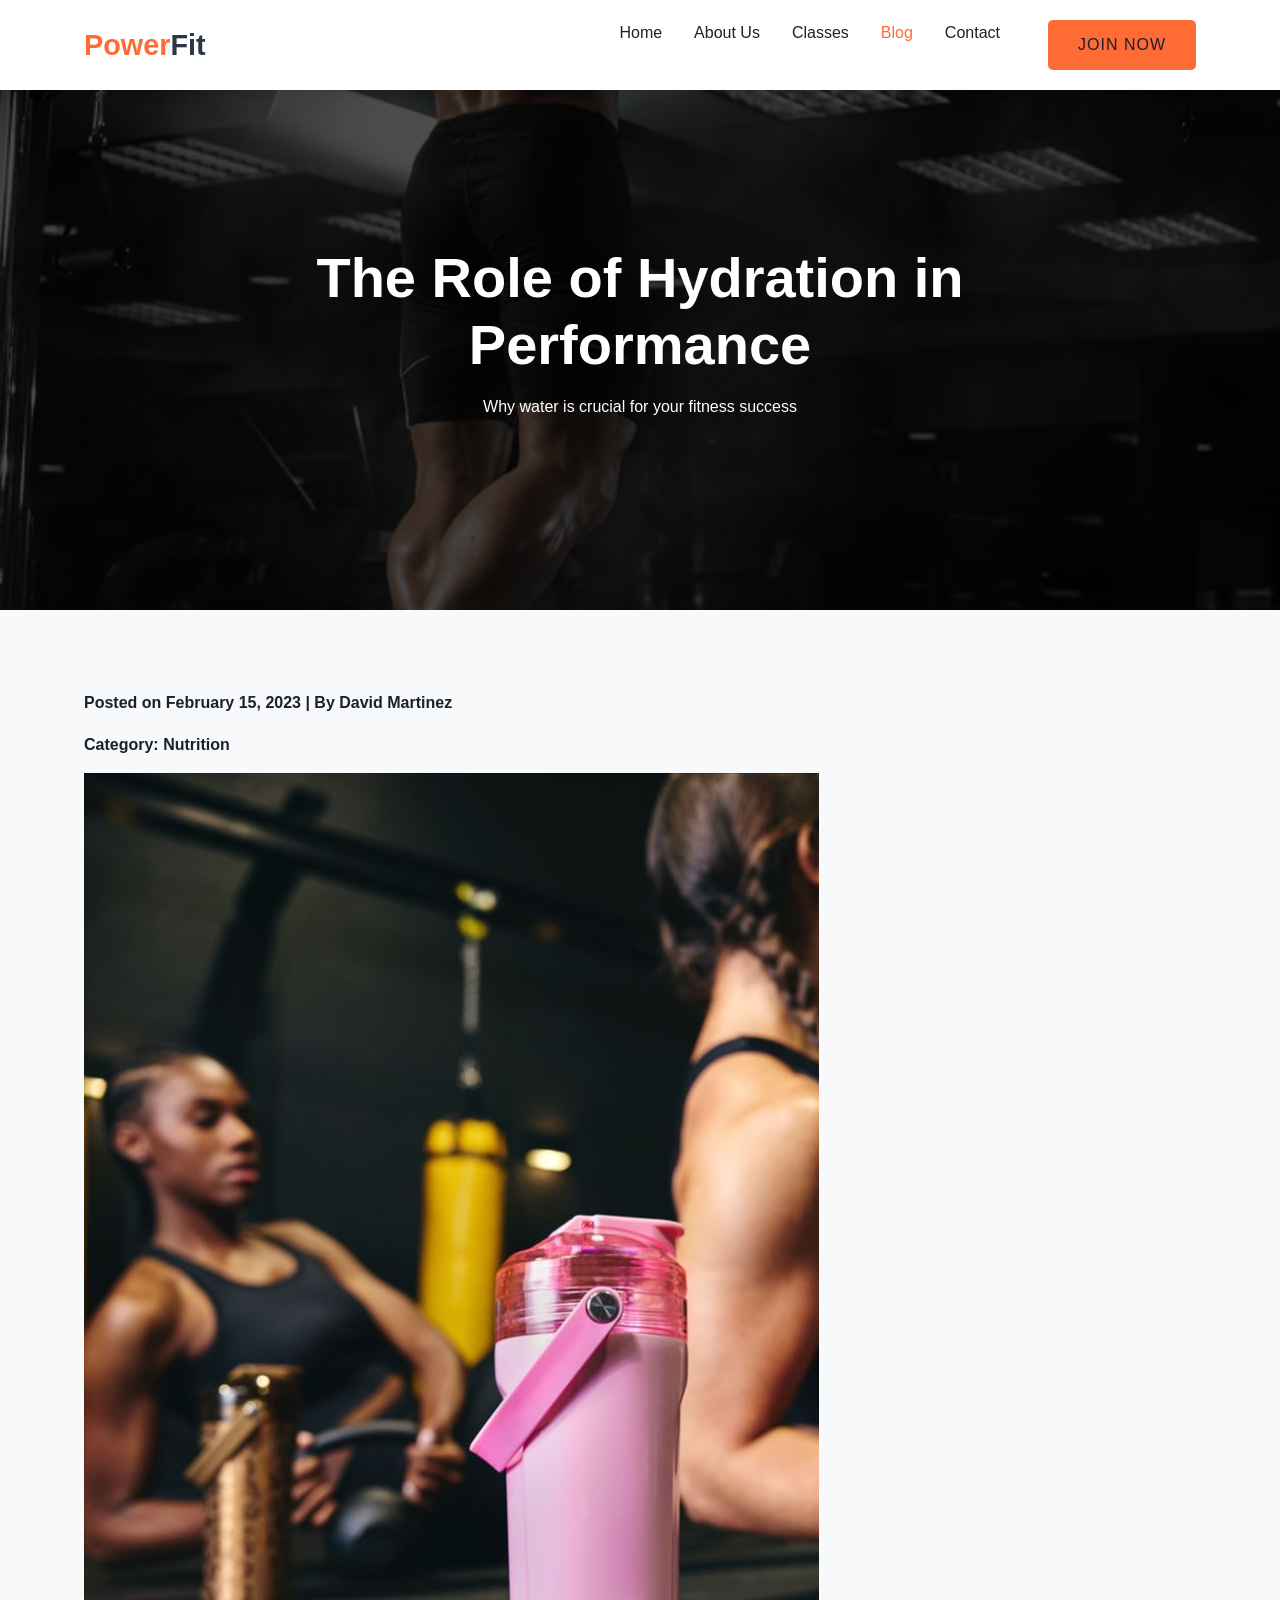
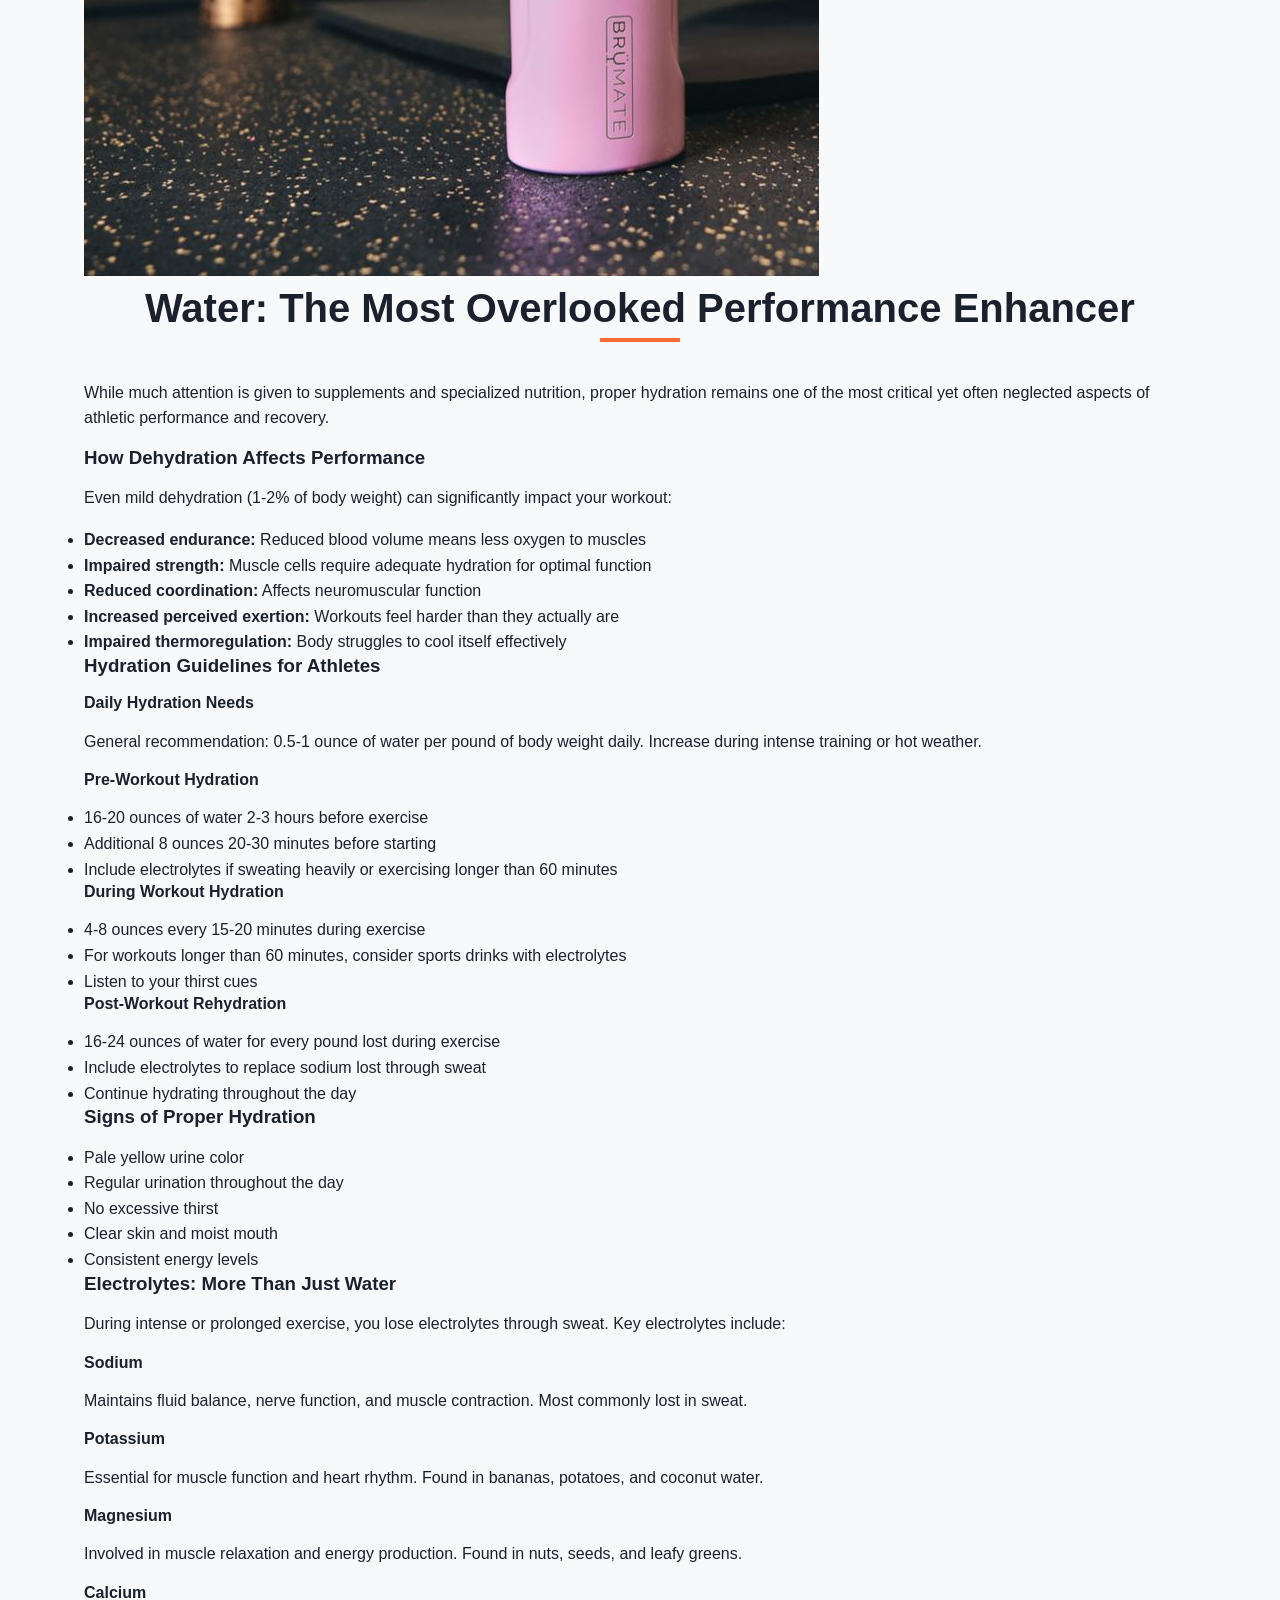
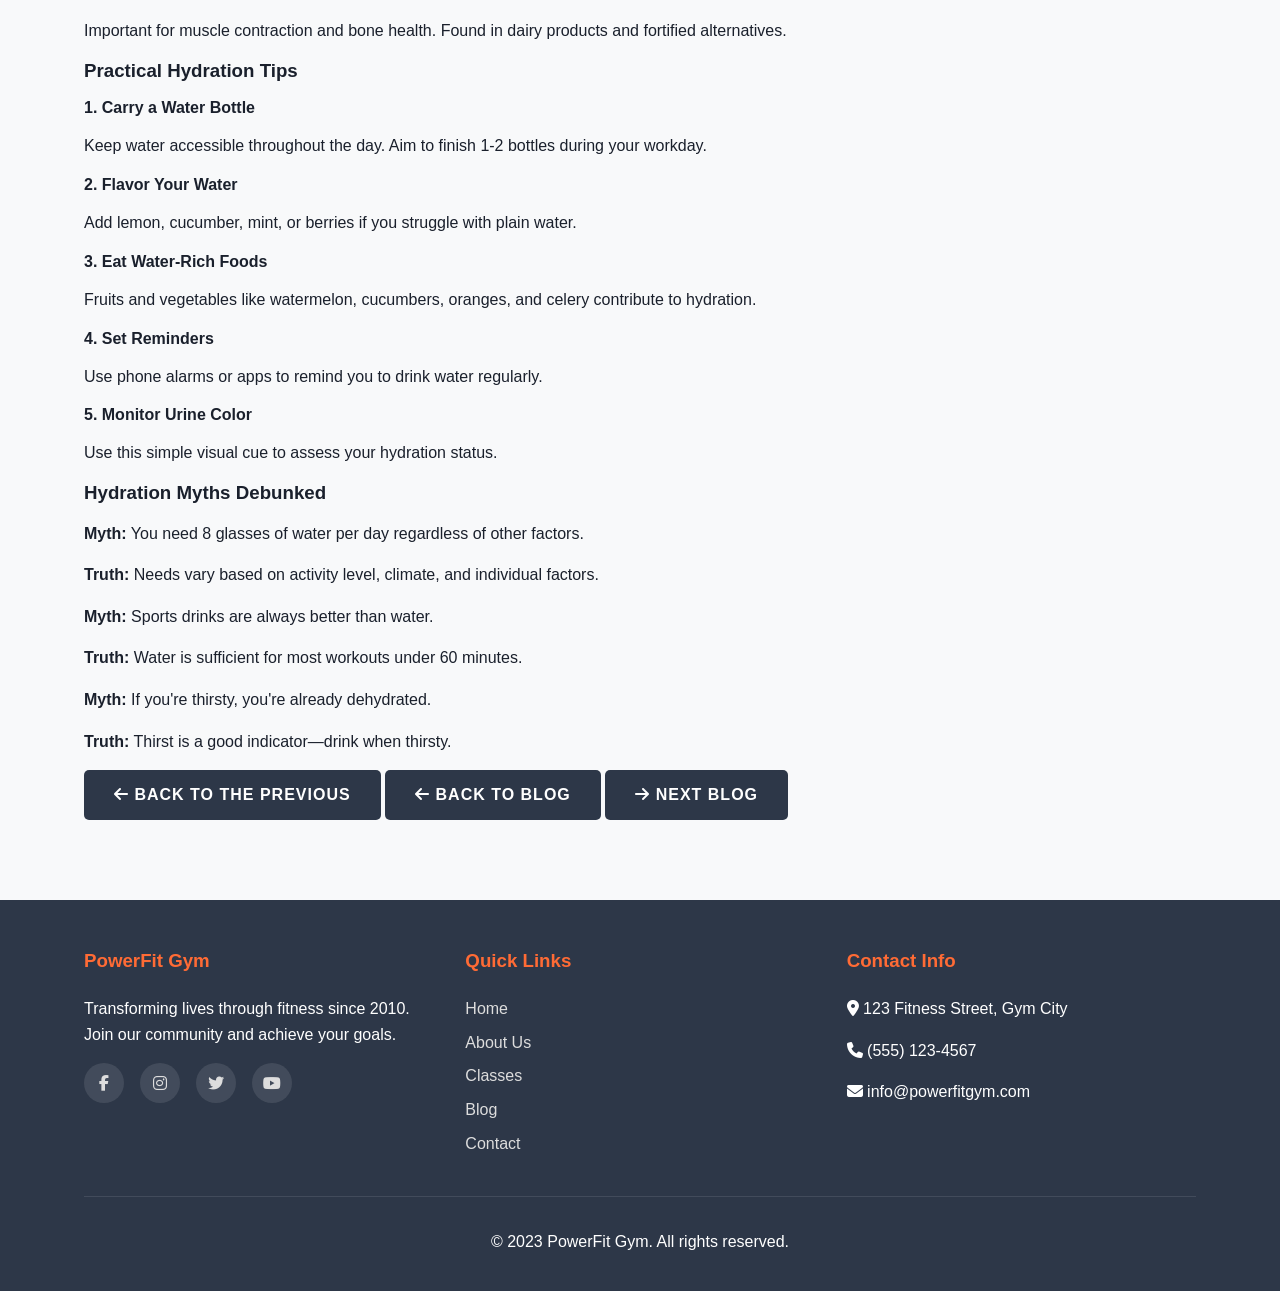
<file: blog6.html>
<!DOCTYPE html>
<html lang="en">
<head>
    <meta charset="UTF-8">
    <meta name="viewport" content="width=device-width, initial-scale=1.0">
    <title>The Role of Hydration in Performance - PowerFit Gym</title>
    <link rel="stylesheet" href="./css/style.css">
    <link rel="stylesheet" href="https://cdnjs.cloudflare.com/ajax/libs/font-awesome/6.4.0/css/all.min.css">
</head>
<body>
    <!-- Navigation -->
    <header>
        <div class="container">
            <nav class="navbar">
                <a href="index.html" class="logo">Power<span>Fit</span></a>
                <ul class="nav-menu">
                    <li><a href="index.html" class="nav-link">Home</a></li>
                    <li><a href="about.html" class="nav-link">About Us</a></li>
                    <li><a href="classes.html" class="nav-link">Classes</a></li>
                    <li><a href="blog.html" class="nav-link active">Blog</a></li>
                    <li><a href="contact.html" class="nav-link">Contact</a></li>
                    <li><a href="join.html" class="btn">Join Now</a></li>
                </ul>
                <div class="hamburger">
                    <span></span>
                    <span></span>
                    <span></span>
                </div>
            </nav>
        </div>
    </header>

    <!-- Blog Post Hero -->
    <section class="blog-hero">
        <div class="container">
            <div class="hero-content">
                <h1>The Role of Hydration in Performance</h1>
                <p>Why water is crucial for your fitness success</p>
            </div>
        </div>
    </section>

    <!-- Blog Content -->
    <section class="features">
        <div class="container">
            <div class="blog-post-content">
                <div class="blog-meta">
                    <p><strong>Posted on February 15, 2023 | By David Martinez</strong></p>
                    <p><strong>Category: Nutrition</strong></p>
                </div>
                
                <img src="images/blog-hydration.jpg" alt="Hydration" class="blog-featured-image">
                
                <div class="blog-text">
                    <h2>Water: The Most Overlooked Performance Enhancer</h2>
                    
                    <p>While much attention is given to supplements and specialized nutrition, proper hydration remains one of the most critical yet often neglected aspects of athletic performance and recovery.</p>
                    
                    <h3>How Dehydration Affects Performance</h3>
                    
                    <p>Even mild dehydration (1-2% of body weight) can significantly impact your workout:</p>
                    <ul>
                        <li><strong>Decreased endurance:</strong> Reduced blood volume means less oxygen to muscles</li>
                        <li><strong>Impaired strength:</strong> Muscle cells require adequate hydration for optimal function</li>
                        <li><strong>Reduced coordination:</strong> Affects neuromuscular function</li>
                        <li><strong>Increased perceived exertion:</strong> Workouts feel harder than they actually are</li>
                        <li><strong>Impaired thermoregulation:</strong> Body struggles to cool itself effectively</li>
                    </ul>
                    
                    <h3>Hydration Guidelines for Athletes</h3>
                    
                    <h4>Daily Hydration Needs</h4>
                    <p>General recommendation: 0.5-1 ounce of water per pound of body weight daily. Increase during intense training or hot weather.</p>
                    
                    <h4>Pre-Workout Hydration</h4>
                    <ul>
                        <li>16-20 ounces of water 2-3 hours before exercise</li>
                        <li>Additional 8 ounces 20-30 minutes before starting</li>
                        <li>Include electrolytes if sweating heavily or exercising longer than 60 minutes</li>
                    </ul>
                    
                    <h4>During Workout Hydration</h4>
                    <ul>
                        <li>4-8 ounces every 15-20 minutes during exercise</li>
                        <li>For workouts longer than 60 minutes, consider sports drinks with electrolytes</li>
                        <li>Listen to your thirst cues</li>
                    </ul>
                    
                    <h4>Post-Workout Rehydration</h4>
                    <ul>
                        <li>16-24 ounces of water for every pound lost during exercise</li>
                        <li>Include electrolytes to replace sodium lost through sweat</li>
                        <li>Continue hydrating throughout the day</li>
                    </ul>
                    
                    <h3>Signs of Proper Hydration</h3>
                    <ul>
                        <li>Pale yellow urine color</li>
                        <li>Regular urination throughout the day</li>
                        <li>No excessive thirst</li>
                        <li>Clear skin and moist mouth</li>
                        <li>Consistent energy levels</li>
                    </ul>
                    
                    <h3>Electrolytes: More Than Just Water</h3>
                    
                    <p>During intense or prolonged exercise, you lose electrolytes through sweat. Key electrolytes include:</p>
                    
                    <div class="electrolyte-info">
                        <h4>Sodium</h4>
                        <p>Maintains fluid balance, nerve function, and muscle contraction. Most commonly lost in sweat.</p>
                        
                        <h4>Potassium</h4>
                        <p>Essential for muscle function and heart rhythm. Found in bananas, potatoes, and coconut water.</p>
                        
                        <h4>Magnesium</h4>
                        <p>Involved in muscle relaxation and energy production. Found in nuts, seeds, and leafy greens.</p>
                        
                        <h4>Calcium</h4>
                        <p>Important for muscle contraction and bone health. Found in dairy products and fortified alternatives.</p>
                    </div>
                    
                    <h3>Practical Hydration Tips</h3>
                    
                    <h4>1. Carry a Water Bottle</h4>
                    <p>Keep water accessible throughout the day. Aim to finish 1-2 bottles during your workday.</p>
                    
                    <h4>2. Flavor Your Water</h4>
                    <p>Add lemon, cucumber, mint, or berries if you struggle with plain water.</p>
                    
                    <h4>3. Eat Water-Rich Foods</h4>
                    <p>Fruits and vegetables like watermelon, cucumbers, oranges, and celery contribute to hydration.</p>
                    
                    <h4>4. Set Reminders</h4>
                    <p>Use phone alarms or apps to remind you to drink water regularly.</p>
                    
                    <h4>5. Monitor Urine Color</h4>
                    <p>Use this simple visual cue to assess your hydration status.</p>
                    
                    <div class="hydration-myths">
                        <h3>Hydration Myths Debunked</h3>
                        <p><strong>Myth:</strong> You need 8 glasses of water per day regardless of other factors.</p>
                        <p><strong>Truth:</strong> Needs vary based on activity level, climate, and individual factors.</p>
                        
                        <p><strong>Myth:</strong> Sports drinks are always better than water.</p>
                        <p><strong>Truth:</strong> Water is sufficient for most workouts under 60 minutes.</p>
                        
                        <p><strong>Myth:</strong> If you're thirsty, you're already dehydrated.</p>
                        <p><strong>Truth:</strong> Thirst is a good indicator—drink when thirsty.</p>
                    </div>
                    
                    <div class="back-to-blog">
                        <a href="blog5.html" class ="btn btn-secondary">   <i class="fas fa-arrow-left"></i> Back to the previous</a>
                        <a href="blog.html" class="btn btn-secondary">
                            <i class="fas fa-arrow-left"></i> Back to Blog

                        </a>
                        <a href="blog1.html" class ="btn btn-secondary">   <i class="fas fa-arrow-right"></i> Next Blog</a>
                    </div>
                </div>
            </div>
        </div>
    </section>

    <!-- Footer -->
    <footer>
        <div class="container">
            <div class="footer-content">
                <div class="footer-section">
                    <h3>PowerFit Gym</h3>
                    <p>Transforming lives through fitness since 2010. Join our community and achieve your goals.</p>
                    <div class="social-links">
                        <a href="#"><i class="fab fa-facebook-f"></i></a>
                        <a href="#"><i class="fab fa-instagram"></i></a>
                        <a href="#"><i class="fab fa-twitter"></i></a>
                        <a href="#"><i class="fab fa-youtube"></i></a>
                    </div>
                </div>
                <div class="footer-section">
                    <h3>Quick Links</h3>
                    <ul>
                        <li><a href="index.html">Home</a></li>
                        <li><a href="about.html">About Us</a></li>
                        <li><a href="classes.html">Classes</a></li>
                        <li><a href="blog.html">Blog</a></li>
                        <li><a href="contact.html">Contact</a></li>
                    </ul>
                </div>
                <div class="footer-section">
                    <h3>Contact Info</h3>
                    <p><i class="fas fa-map-marker-alt"></i> 123 Fitness Street, Gym City</p>
                    <p><i class="fas fa-phone"></i> (555) 123-4567</p>
                    <p><i class="fas fa-envelope"></i> info@powerfitgym.com</p>
                </div>
            </div>
            <div class="footer-bottom">
                <p>&copy; 2023 PowerFit Gym. All rights reserved.</p>
            </div>
        </div>
    </footer>

    <script src="./js/script.js"></script>
</body>
</html>
</file>
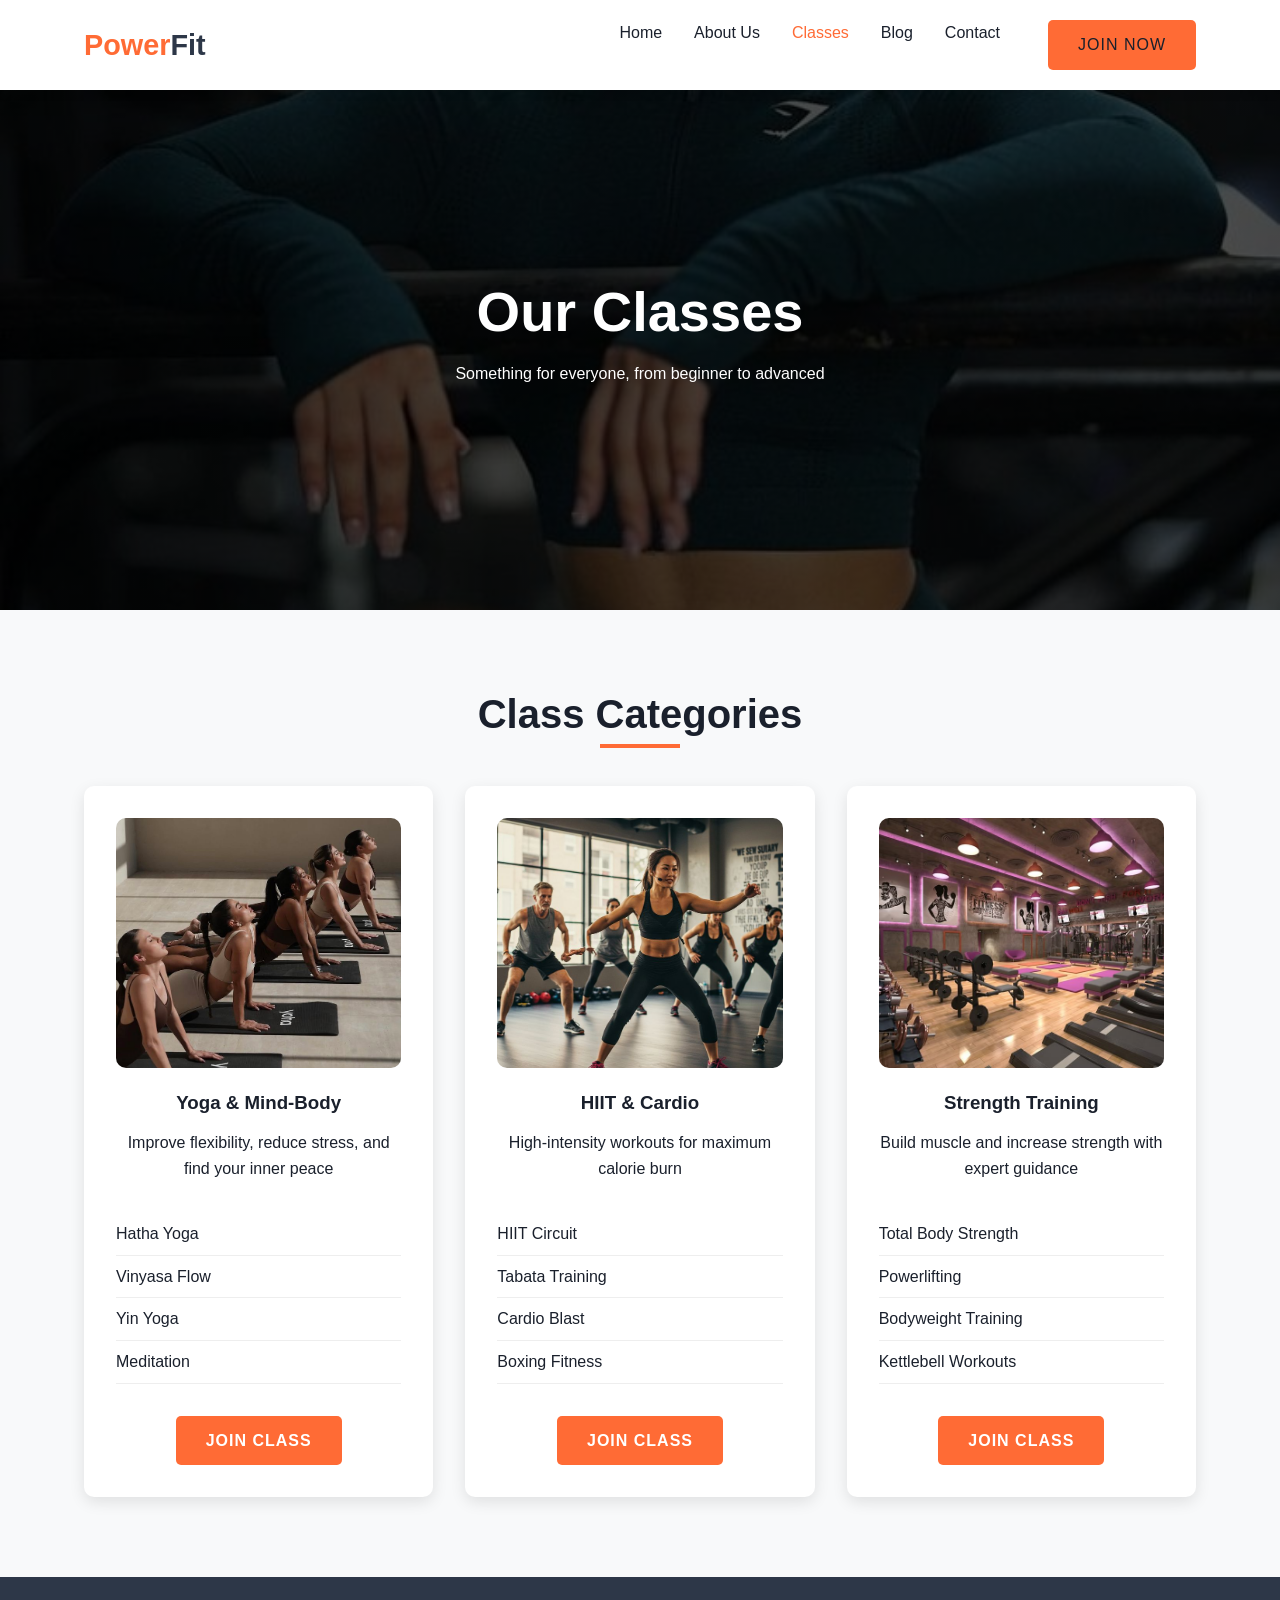
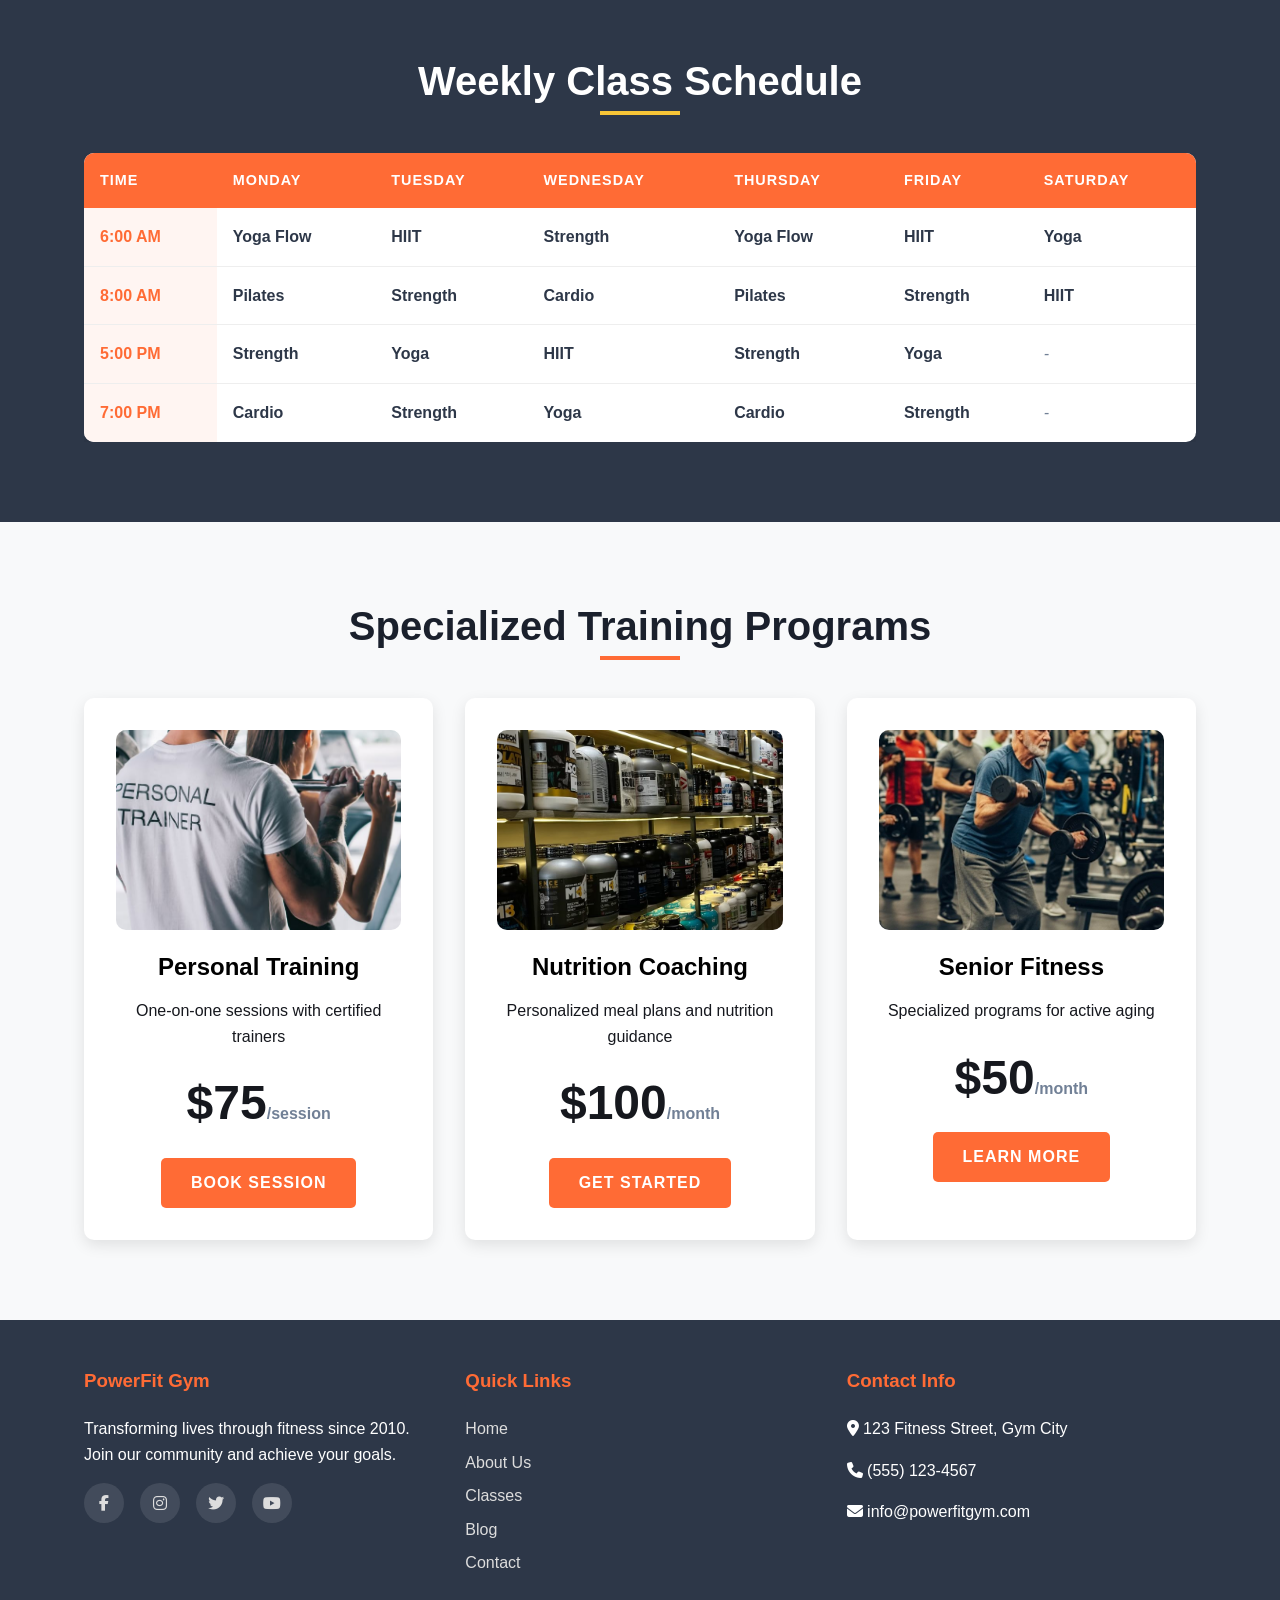
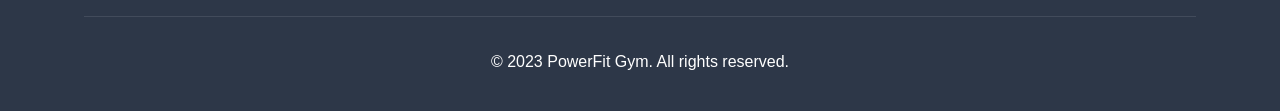
<file: classes.html>
<!DOCTYPE html>
<html lang="en">
<head>
    <meta charset="UTF-8">
    <meta name="viewport" content="width=device-width, initial-scale=1.0">
    <title>Classes - PowerFit Gym</title>
    <link rel="stylesheet" href="./css/style.css">
    <link rel="stylesheet" href="https://cdnjs.cloudflare.com/ajax/libs/font-awesome/6.4.0/css/all.min.css">
</head>
<body>
    <!-- Navigation -->
    <header>
        <div class="container">
            <nav class="navbar">
                <a href="index.html" class="logo">Power<span>Fit</span></a>
                <ul class="nav-menu">
                    <li><a href="index.html" class="nav-link">Home</a></li>
                    <li><a href="about.html" class="nav-link">About Us</a></li>
                    <li><a href="classes.html" class="nav-link active">Classes</a></li>
                    <li><a href="blog.html" class="nav-link">Blog</a></li>
                    <li><a href="contact.html" class="nav-link">Contact</a></li>
                    <li><a href="join.html" class="btn">Join Now</a></li>
                </ul>
                <div class="hamburger">
                    <span></span>
                    <span></span>
                    <span></span>
                </div>
            </nav>
        </div>
    </header>

    <!-- Classes Hero -->
    <section class="classes-hero">
        <div class="container">
            <div class="hero-content">
                <h1>Our Classes</h1>
                <p>Something for everyone, from beginner to advanced</p>
            </div>
        </div>
    </section>

    <!-- Class Categories -->
    <section class="features">
        <div class="container">
            <h2>Class Categories</h2>
            <div class="class-categories">
                <div class="class-category card">
                    <img src="images/yoga-class.jpg" alt="Yoga">
                    <h3>Yoga & Mind-Body</h3>
                    <p>Improve flexibility, reduce stress, and find your inner peace</p>
                    <ul class="membership-features">
                        <li>Hatha Yoga</li>
                        <li>Vinyasa Flow</li>
                        <li>Yin Yoga</li>
                        <li>Meditation</li>
                    </ul>
                    <a href="join.html" class="btn">Join Class</a>
                </div>
                <div class="class-category card">
                    <img src="images/hiit-class.jpg" alt="HIIT">
                    <h3>HIIT & Cardio</h3>
                    <p>High-intensity workouts for maximum calorie burn</p>
                    <ul class="membership-features">
                        <li>HIIT Circuit</li>
                        <li>Tabata Training</li>
                        <li>Cardio Blast</li>
                        <li>Boxing Fitness</li>
                    </ul>
                    <a href="join.html" class="btn">Join Class</a>
                </div>
                <div class="class-category card">
                    <img src="images/strenght-class.jpg" alt="Strength Training">
                    <h3>Strength Training</h3>
                    <p>Build muscle and increase strength with expert guidance</p>
                    <ul class="membership-features">
                        <li>Total Body Strength</li>
                        <li>Powerlifting</li>
                        <li>Bodyweight Training</li>
                        <li>Kettlebell Workouts</li>
                    </ul>
                    <a href="join.html" class="btn">Join Class</a>
                </div>
            </div>
        </div>
    </section>

        <!-- Class Schedule -->
    <section class="training">
        <div class="container">
            <h2>Weekly Class Schedule</h2>
            <div class="class-schedule">
                <table class="schedule-table">
                    <thead>
                        <tr>
                            <th>Time</th>
                            <th>Monday</th>
                            <th>Tuesday</th>
                            <th>Wednesday</th>
                            <th>Thursday</th>
                            <th>Friday</th>
                            <th>Saturday</th>
                        </tr>
                    </thead>
                    <tbody>
                        <tr>
                            <td class="time-slot">6:00 AM</td>
                            <td class="class-name">Yoga Flow</td>
                            <td class="class-name">HIIT</td>
                            <td class="class-name">Strength</td>
                            <td class="class-name">Yoga Flow</td>
                            <td class="class-name">HIIT</td>
                            <td class="class-name">Yoga</td>
                        </tr>
                        <tr>
                            <td class="time-slot">8:00 AM</td>
                            <td class="class-name">Pilates</td>
                            <td class="class-name">Strength</td>
                            <td class="class-name">Cardio</td>
                            <td class="class-name">Pilates</td>
                            <td class="class-name">Strength</td>
                            <td class="class-name">HIIT</td>
                        </tr>
                        <tr>
                            <td class="time-slot">5:00 PM</td>
                            <td class="class-name">Strength</td>
                            <td class="class-name">Yoga</td>
                            <td class="class-name">HIIT</td>
                            <td class="class-name">Strength</td>
                            <td class="class-name">Yoga</td>
                            <td class="empty-slot">-</td>
                        </tr>
                        <tr>
                            <td class="time-slot">7:00 PM</td>
                            <td class="class-name">Cardio</td>
                            <td class="class-name">Strength</td>
                            <td class="class-name">Yoga</td>
                            <td class="class-name">Cardio</td>
                            <td class="class-name">Strength</td>
                            <td class="empty-slot">-</td>
                        </tr>
                    </tbody>
                </table>
            </div>
        </div>
    </section>

    <!-- Specialized Training -->
    <section class="features">
        <div class="container">
            <h2>Specialized Training Programs</h2>
            <div class="training-grid">
                <div class="training-card card">
                    <img src="images/personal-training.jpg" alt="Personal Training">
                    <h3>Personal Training</h3>
                    <p>One-on-one sessions with certified trainers</p>
                    <p class="price">$75<span>/session</span></p>
                    <a href="contact.html" class="btn">Book Session</a>
                </div>
                <div class="training-card card">
                    <img src="images/nutrition.jpg" alt="Nutrition Coaching">
                    <h3>Nutrition Coaching</h3>
                    <p>Personalized meal plans and nutrition guidance</p>
                    <p class="price">$100<span>/month</span></p>
                    <a href="contact.html" class="btn">Get Started</a>
                </div>
                <div class="training-card card">
                    <img src="images/senior-fitness.jpg" alt="Senior Fitness">
                    <h3>Senior Fitness</h3>
                    <p>Specialized programs for active aging</p>
                    <p class="price">$50<span>/month</span></p>
                    <a href="contact.html" class="btn">Learn More</a>
                </div>
            </div>
        </div>
    </section>

    <!-- Footer -->
    <footer>
        <div class="container">
            <div class="footer-content">
                <div class="footer-section">
                    <h3>PowerFit Gym</h3>
                    <p>Transforming lives through fitness since 2010. Join our community and achieve your goals.</p>
                    <div class="social-links">
                        <a href="#"><i class="fab fa-facebook-f"></i></a>
                        <a href="#"><i class="fab fa-instagram"></i></a>
                        <a href="#"><i class="fab fa-twitter"></i></a>
                        <a href="#"><i class="fab fa-youtube"></i></a>
                    </div>
                </div>
                <div class="footer-section">
                    <h3>Quick Links</h3>
                    <ul>
                        <li><a href="index.html">Home</a></li>
                        <li><a href="about.html">About Us</a></li>
                        <li><a href="classes.html">Classes</a></li>
                        <li><a href="blog.html">Blog</a></li>
                        <li><a href="contact.html">Contact</a></li>
                    </ul>
                </div>
                <div class="footer-section">
                    <h3>Contact Info</h3>
                    <p><i class="fas fa-map-marker-alt"></i> 123 Fitness Street, Gym City</p>
                    <p><i class="fas fa-phone"></i> (555) 123-4567</p>
                    <p><i class="fas fa-envelope"></i> info@powerfitgym.com</p>
                </div>
            </div>
            <div class="footer-bottom">
                <p>&copy; 2023 PowerFit Gym. All rights reserved.</p>
            </div>
        </div>
    </footer>

<script src="./js/script.js"></script>
</body>
</html>
</file>
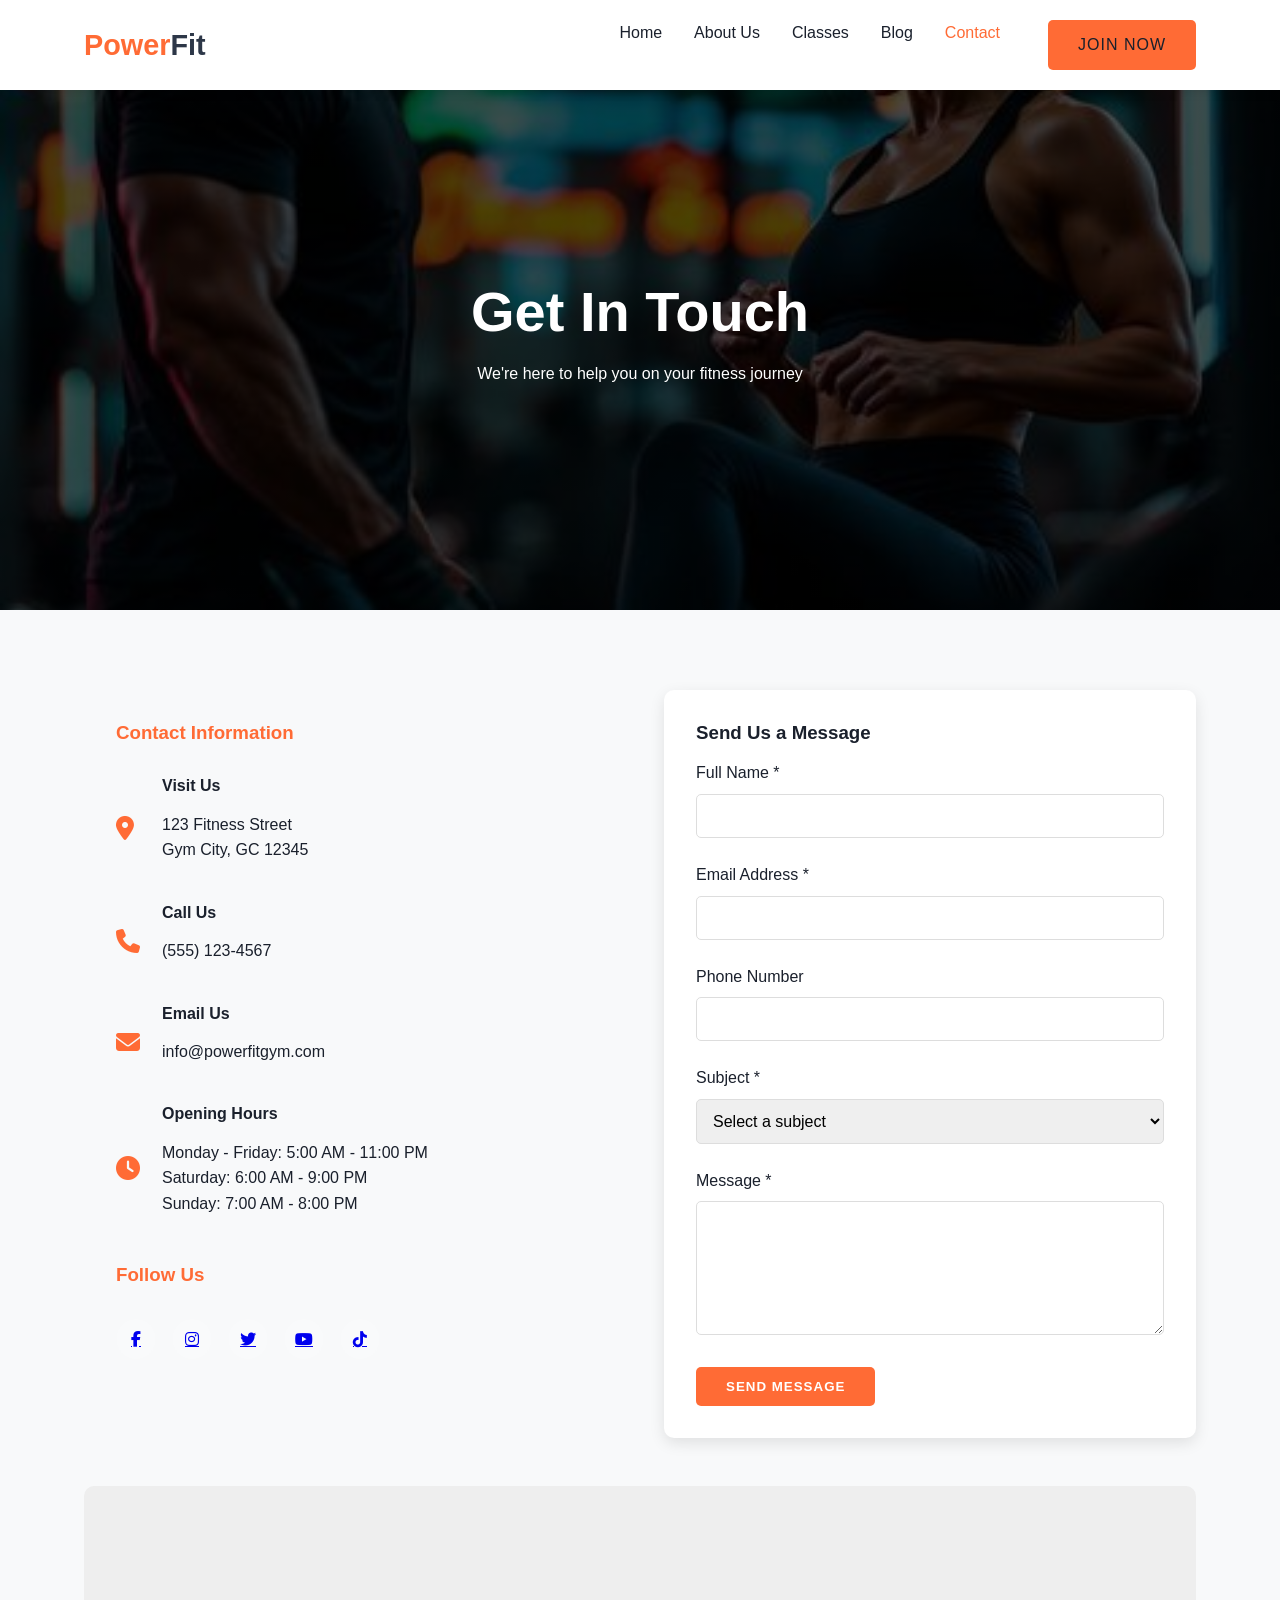
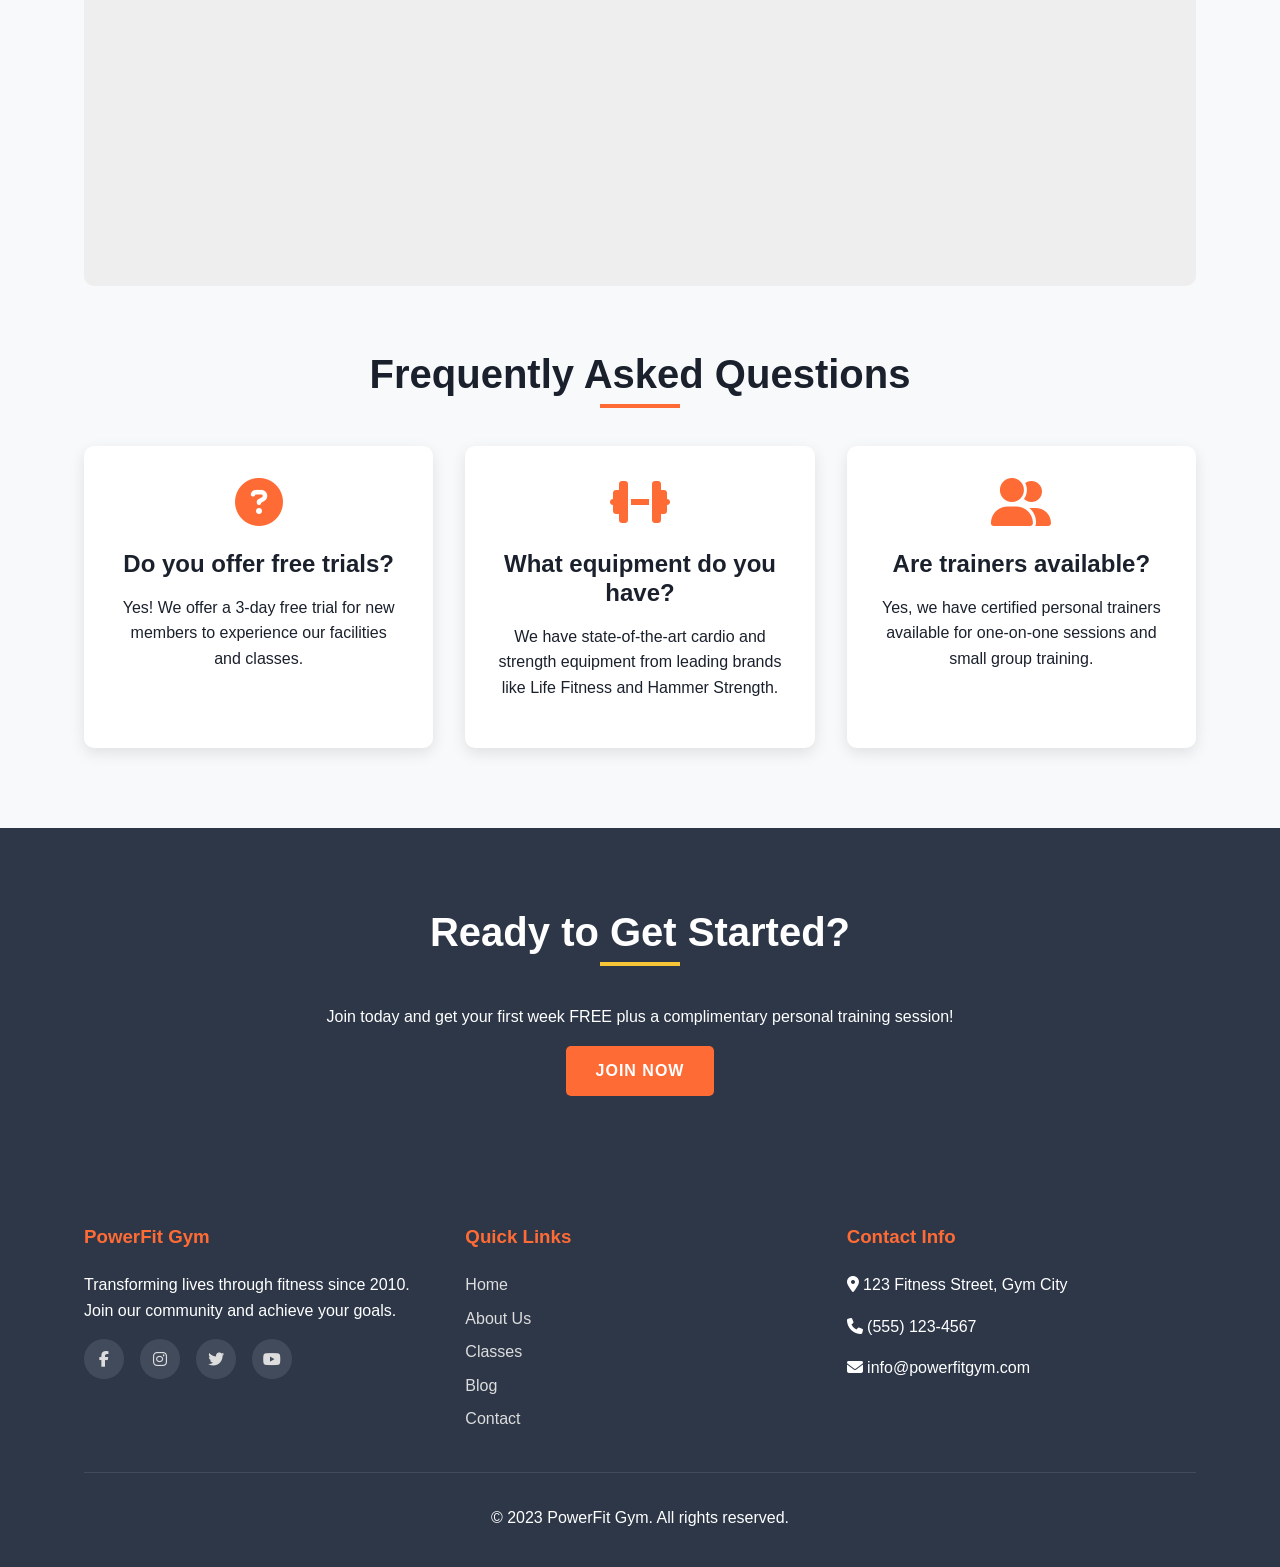
<file: contact.html>
<!DOCTYPE html>
<html lang="en">
<head>
    <meta charset="UTF-8">
    <meta name="viewport" content="width=device-width, initial-scale=1.0">
    <title>Contact Us - PowerFit Gym</title>
    <link rel="stylesheet" href="./css/style.css">
    <link rel="stylesheet" href="https://cdnjs.cloudflare.com/ajax/libs/font-awesome/6.4.0/css/all.min.css">
</head>
<body>
    <!-- Navigation -->
    <header>
        <div class="container">
            <nav class="navbar">
                <a href="index.html" class="logo">Power<span>Fit</span></a>
                <ul class="nav-menu">
                    <li><a href="index.html" class="nav-link">Home</a></li>
                    <li><a href="about.html" class="nav-link">About Us</a></li>
                    <li><a href="classes.html" class="nav-link">Classes</a></li>
                    <li><a href="blog.html" class="nav-link">Blog</a></li>
                    <li><a href="contact.html" class="nav-link active">Contact</a></li>
                    <li><a href="join.html" class="btn">Join Now</a></li>
                </ul>
                <div class="hamburger">
                    <span></span>
                    <span></span>
                    <span></span>
                </div>
            </nav>
        </div>
    </header>

    <!-- Contact Hero -->
    <section class="contact-hero">
        <div class="container">
            <div class="hero-content">
                <h1>Get In Touch</h1>
                <p>We're here to help you on your fitness journey</p>
            </div>
        </div>
    </section>

    <!-- Contact Content -->
    <section class="features">
        <div class="container">
            <div class="contact-content">
                <div class="contact-info">
                    <h3>Contact Information</h3>
                    <div class="contact-item">
                        <i class="fas fa-map-marker-alt"></i>
                        <div>
                            <h4>Visit Us</h4>
                            <p>123 Fitness Street<br>Gym City, GC 12345</p>
                        </div>
                    </div>
                    <div class="contact-item">
                        <i class="fas fa-phone"></i>
                        <div>
                            <h4>Call Us</h4>
                            <p>(555) 123-4567</p>
                        </div>
                    </div>
                    <div class="contact-item">
                        <i class="fas fa-envelope"></i>
                        <div>
                            <h4>Email Us</h4>
                            <p>info@powerfitgym.com</p>
                        </div>
                    </div>
                    <div class="contact-item">
                        <i class="fas fa-clock"></i>
                        <div>
                            <h4>Opening Hours</h4>
                            <p>Monday - Friday: 5:00 AM - 11:00 PM<br>
                               Saturday: 6:00 AM - 9:00 PM<br>
                               Sunday: 7:00 AM - 8:00 PM</p>
                        </div>
                    </div>
                    
                    <h3 style="margin-top: 2rem;">Follow Us</h3>
                    <div class="social-links">
                        <a href="#"><i class="fab fa-facebook-f"></i></a>
                        <a href="#"><i class="fab fa-instagram"></i></a>
                        <a href="#"><i class="fab fa-twitter"></i></a>
                        <a href="#"><i class="fab fa-youtube"></i></a>
                        <a href="#"><i class="fab fa-tiktok"></i></a>
                    </div>
                </div>

                <div class="contact-form">
                    <h3>Send Us a Message</h3>
                    <form>
                        <div class="form-group">
                            <label for="name">Full Name *</label>
                            <input type="text" id="name" name="name" required>
                        </div>
                        <div class="form-group">
                            <label for="email">Email Address *</label>
                            <input type="email" id="email" name="email" required>
                        </div>
                        <div class="form-group">
                            <label for="phone">Phone Number</label>
                            <input type="tel" id="phone" name="phone">
                        </div>
                        <div class="form-group">
                            <label for="subject">Subject *</label>
                            <select id="subject" name="subject" required>
                                <option value="">Select a subject</option>
                                <option value="membership">Membership Inquiry</option>
                                <option value="classes">Class Information</option>
                                <option value="personal-training">Personal Training</option>
                                <option value="feedback">Feedback</option>
                                <option value="other">Other</option>
                            </select>
                        </div>
                        <div class="form-group">
                            <label for="message">Message *</label>
                            <textarea id="message" name="message" rows="6" required></textarea>
                        </div>
                        <button type="submit" class="btn">Send Message</button>
                    </form>
                </div>
            </div>

            <!-- Map Section -->
            <div class="map">
                <iframe 
                    src="https://www.google.com/maps/embed?pb=!1m18!1m12!1m3!1d3024.17763129465!2d-73.98784428459418!3d40.70583157933215!2m3!1f0!2f0!3f0!3m2!1i1024!2i768!4f13.1!3m3!1m2!1s0x89c25a3c5f1c5b1b%3A0x5f0e8b3c5f1c5b1c!2sFitness%20Street!5e0!3m2!1sen!2sus!4v1633023226784!5m2!1sen!2sus" 
                    width="100%" 
                    height="100%" 
                    style="border:0; border-radius: 10px;" 
                    allowfullscreen="" 
                    loading="lazy">
                </iframe>
            </div>

            <!-- FAQ Section -->
            <div style="margin-top: 4rem;">
                <h2>Frequently Asked Questions</h2>
                <div class="features-grid" style="margin-top: 2rem;">
                    <div class="feature-card card">
                        <i class="fas fa-question-circle"></i>
                        <h3>Do you offer free trials?</h3>
                        <p>Yes! We offer a 3-day free trial for new members to experience our facilities and classes.</p>
                    </div>
                    <div class="feature-card card">
                        <i class="fas fa-dumbbell"></i>
                        <h3>What equipment do you have?</h3>
                        <p>We have state-of-the-art cardio and strength equipment from leading brands like Life Fitness and Hammer Strength.</p>
                    </div>
                    <div class="feature-card card">
                        <i class="fas fa-user-friends"></i>
                        <h3>Are trainers available?</h3>
                        <p>Yes, we have certified personal trainers available for one-on-one sessions and small group training.</p>
                    </div>
                </div>
            </div>
        </div>
    </section>

    <!-- CTA Section -->
    <section class="training">
        <div class="container text-center">
            <h2>Ready to Get Started?</h2>
            <p>Join today and get your first week FREE plus a complimentary personal training session!</p>
            <a href="join.html" class="btn">Join Now</a>
        </div>
    </section>

    <!-- Footer -->
    <footer>
        <div class="container">
            <div class="footer-content">
                <div class="footer-section">
                    <h3>PowerFit Gym</h3>
                    <p>Transforming lives through fitness since 2010. Join our community and achieve your goals.</p>
                    <div class="social-links">
                        <a href="#"><i class="fab fa-facebook-f"></i></a>
                        <a href="#"><i class="fab fa-instagram"></i></a>
                        <a href="#"><i class="fab fa-twitter"></i></a>
                        <a href="#"><i class="fab fa-youtube"></i></a>
                    </div>
                </div>
                <div class="footer-section">
                    <h3>Quick Links</h3>
                    <ul>
                        <li><a href="index.html">Home</a></li>
                        <li><a href="about.html">About Us</a></li>
                        <li><a href="classes.html">Classes</a></li>
                        <li><a href="blog.html">Blog</a></li>
                        <li><a href="contact.html">Contact</a></li>
                    </ul>
                </div>
                <div class="footer-section">
                    <h3>Contact Info</h3>
                    <p><i class="fas fa-map-marker-alt"></i> 123 Fitness Street, Gym City</p>
                    <p><i class="fas fa-phone"></i> (555) 123-4567</p>
                    <p><i class="fas fa-envelope"></i> info@powerfitgym.com</p>
                </div>
            </div>
            <div class="footer-bottom">
                <p>&copy; 2023 PowerFit Gym. All rights reserved.</p>
            </div>
        </div>
    </footer>

    <script src="./js/script.js"></script>
</body>
</html>
</file>
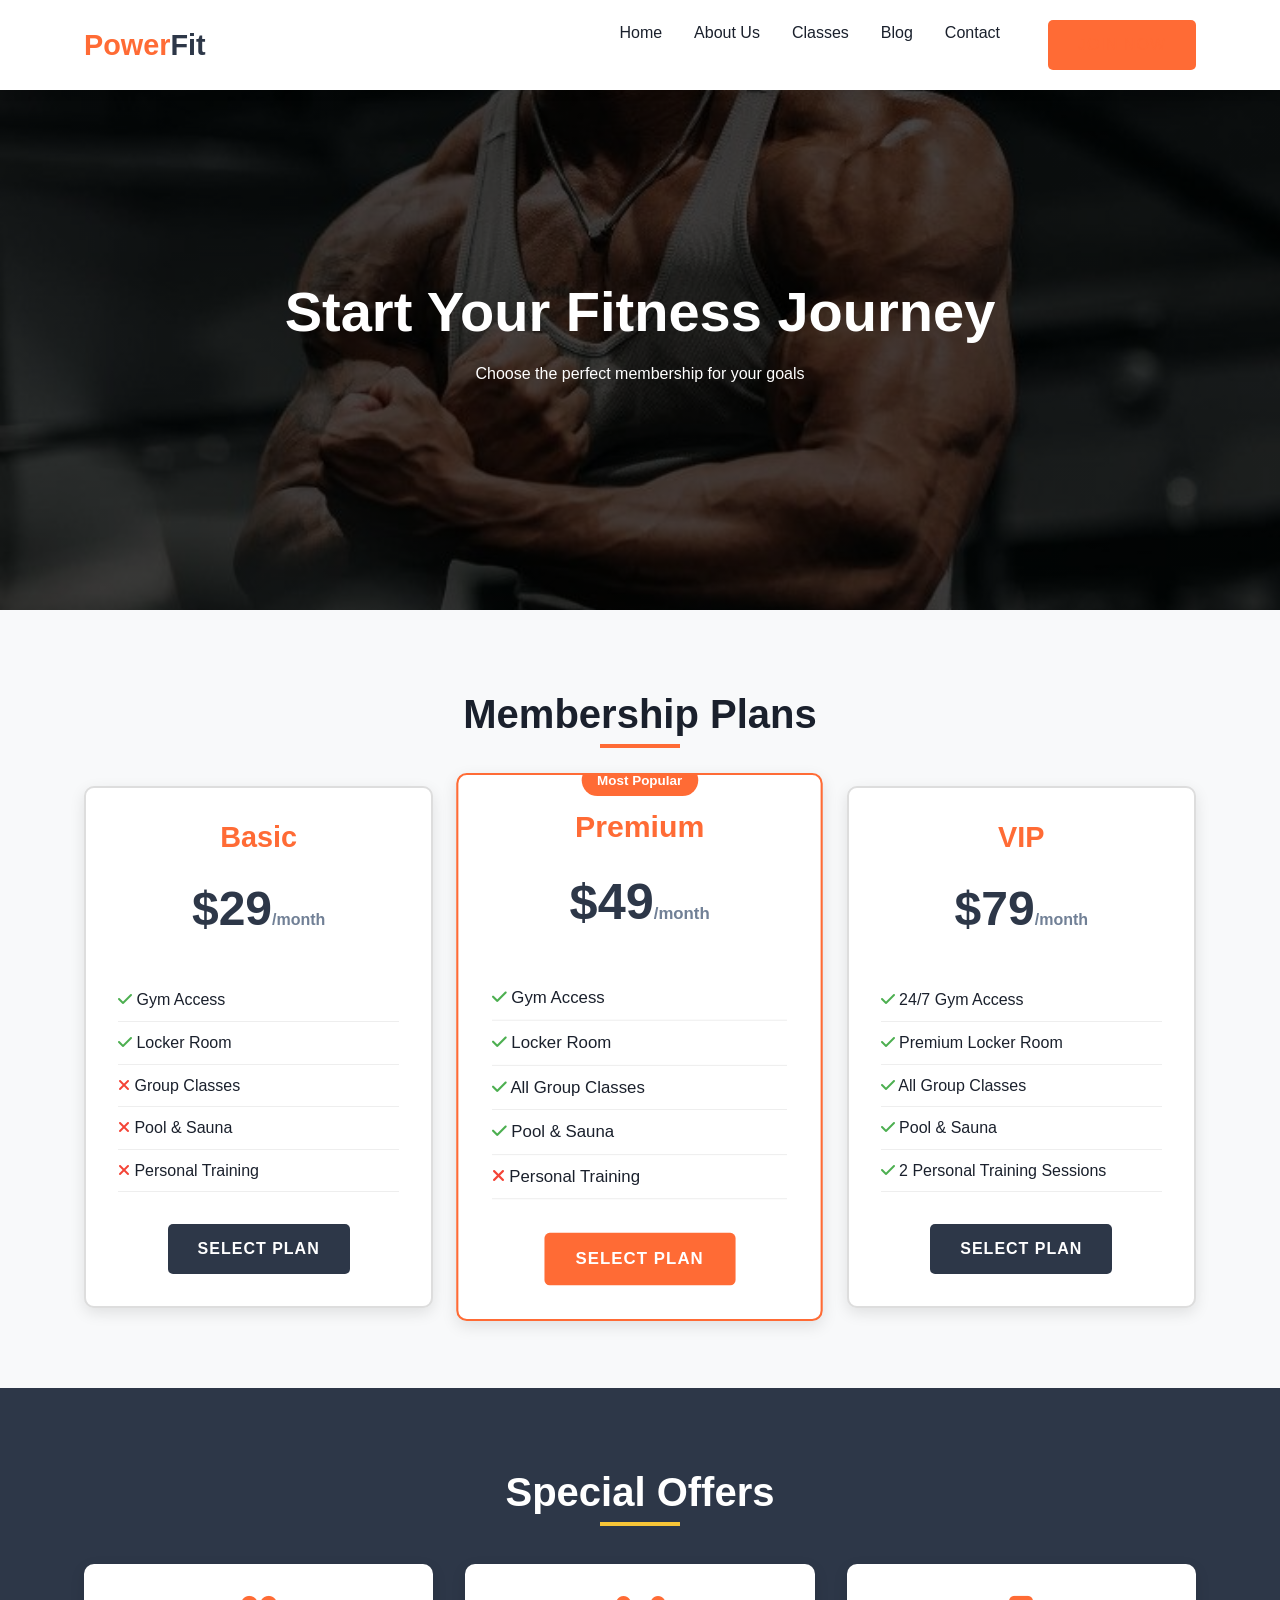
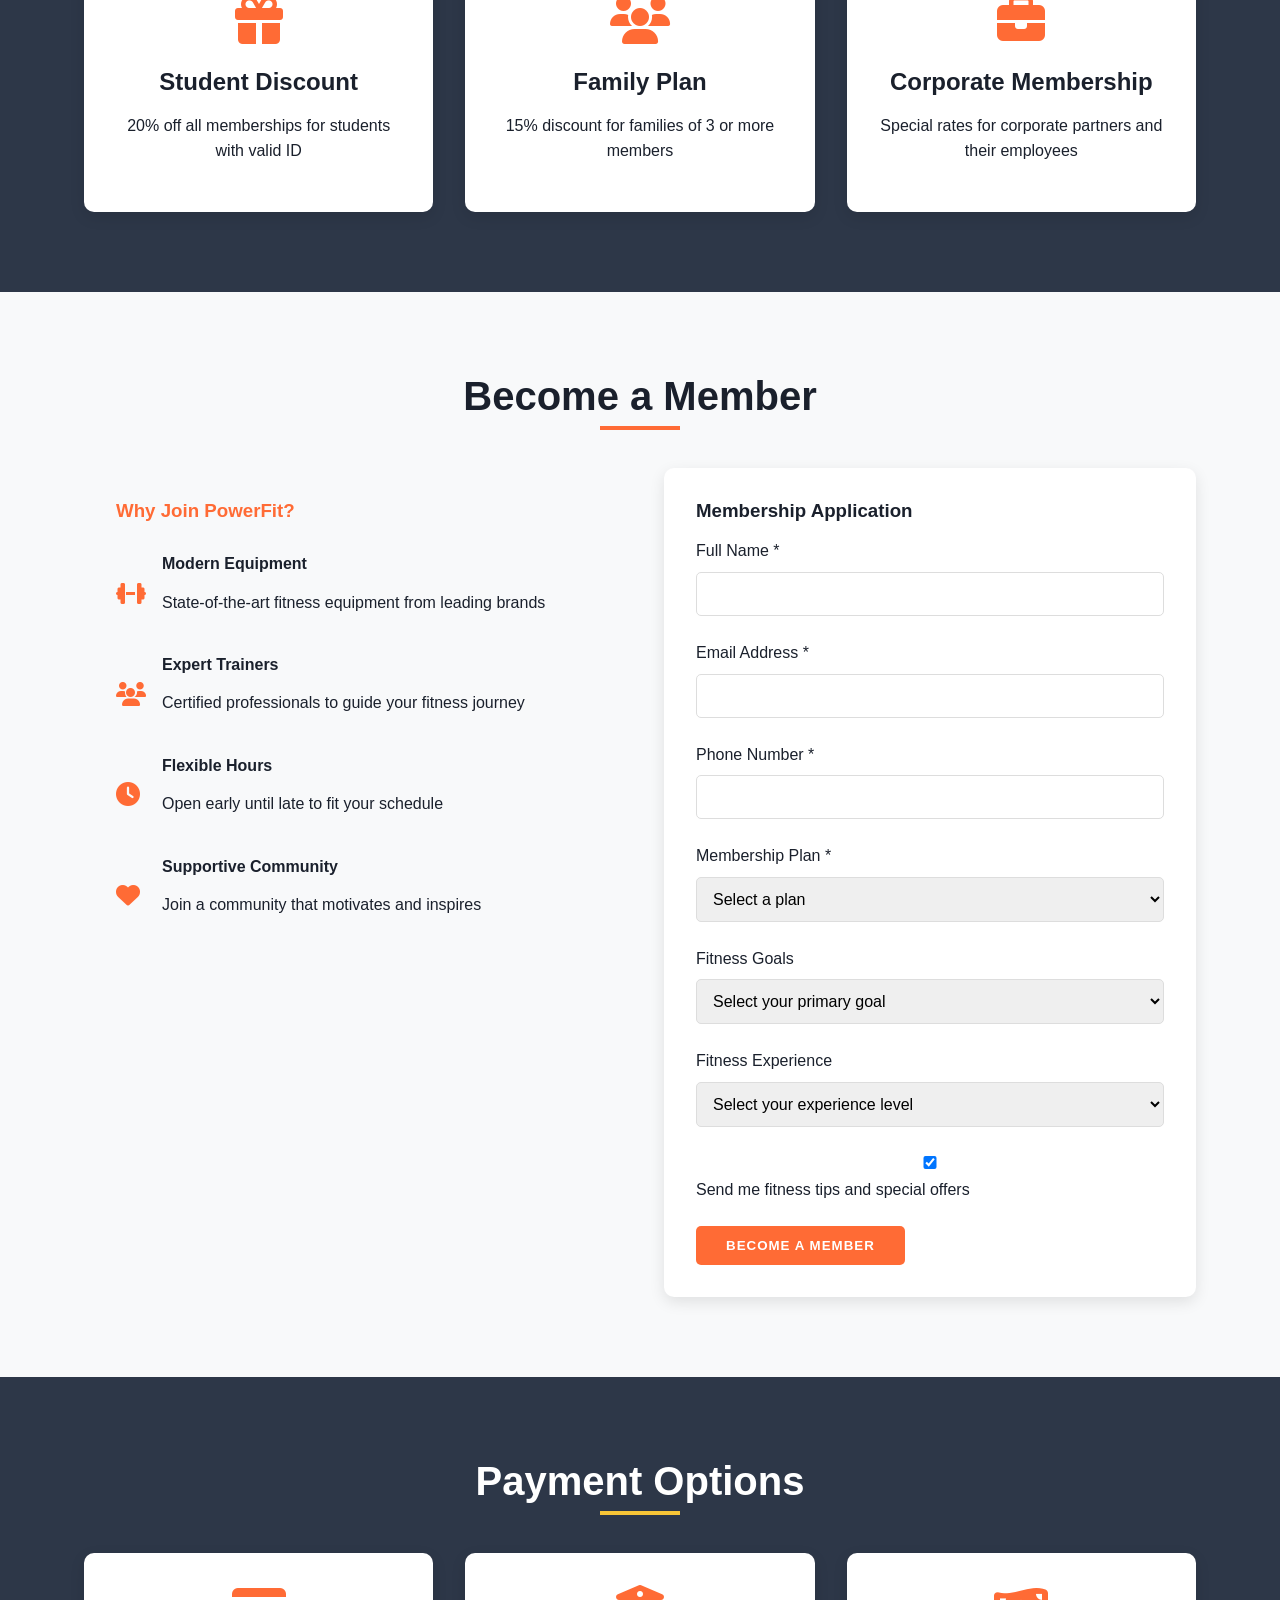
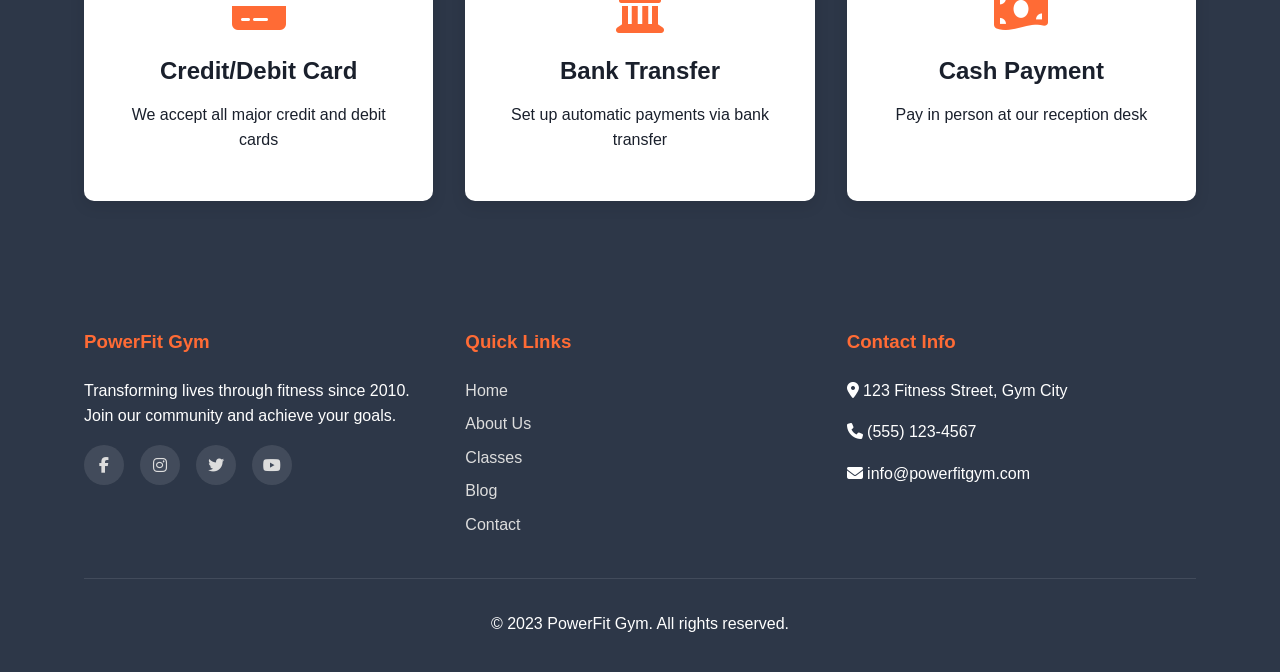
<file: join.html>
<!DOCTYPE html>
<html lang="en">
<head>
    <meta charset="UTF-8">
    <meta name="viewport" content="width=device-width, initial-scale=1.0">
    <title>Join Now - PowerFit Gym</title>
    <link rel="stylesheet" href="./css/style.css">
    <link rel="stylesheet" href="https://cdnjs.cloudflare.com/ajax/libs/font-awesome/6.4.0/css/all.min.css">
</head>
<body>
    <!-- Navigation -->
    <header>
        <div class="container">
            <nav class="navbar">
                <a href="index.html" class="logo">Power<span>Fit</span></a>
                <ul class="nav-menu">
                    <li><a href="index.html" class="nav-link">Home</a></li>
                    <li><a href="about.html" class="nav-link">About Us</a></li>
                    <li><a href="classes.html" class="nav-link">Classes</a></li>
                    <li><a href="blog.html" class="nav-link">Blog</a></li>
                    <li><a href="contact.html" class="nav-link">Contact</a></li>
                    <li><a href="join.html" class="btn active">Join Now</a></li>
                </ul>
                <div class="hamburger">
                    <span></span>
                    <span></span>
                    <span></span>
                </div>
            </nav>
        </div>
    </header>

    <!-- Join Hero -->
    <section class="join-hero">
        <div class="container">
            <div class="hero-content">
                <h1>Start Your Fitness Journey</h1>
                <p>Choose the perfect membership for your goals</p>
            </div>
        </div>
    </section>

    <!-- Membership Plans -->
    <section class="features">
        <div class="container">
            <h2>Membership Plans</h2>
            <div class="membership-plans">
                <div class="membership-card card">
                    <h3>Basic</h3>
                    <div class="price">$29<span>/month</span></div>
                    <ul class="membership-features">
                        <li><i class="fas fa-check"></i> Gym Access</li>
                        <li><i class="fas fa-check"></i> Locker Room</li>
                        <li><i class="fas fa-times"></i> Group Classes</li>
                        <li><i class="fas fa-times"></i> Pool & Sauna</li>
                        <li><i class="fas fa-times"></i> Personal Training</li>
                    </ul>
                    <a href="#join-form" class="btn btn-secondary">Select Plan</a>
                </div>

                <div class="membership-card card featured">
                    <div class="featured-badge">Most Popular</div>
                    <h3>Premium</h3>
                    <div class="price">$49<span>/month</span></div>
                    <ul class="membership-features">
                        <li><i class="fas fa-check"></i> Gym Access</li>
                        <li><i class="fas fa-check"></i> Locker Room</li>
                        <li><i class="fas fa-check"></i> All Group Classes</li>
                        <li><i class="fas fa-check"></i> Pool & Sauna</li>
                        <li><i class="fas fa-times"></i> Personal Training</li>
                    </ul>
                    <a href="#join-form" class="btn">Select Plan</a>
                </div>

                <div class="membership-card card">
                    <h3>VIP</h3>
                    <div class="price">$79<span>/month</span></div>
                    <ul class="membership-features">
                        <li><i class="fas fa-check"></i> 24/7 Gym Access</li>
                        <li><i class="fas fa-check"></i> Premium Locker Room</li>
                        <li><i class="fas fa-check"></i> All Group Classes</li>
                        <li><i class="fas fa-check"></i> Pool & Sauna</li>
                        <li><i class="fas fa-check"></i> 2 Personal Training Sessions</li>
                    </ul>
                    <a href="#join-form" class="btn btn-secondary">Select Plan</a>
                </div>
            </div>
        </div>
    </section>

    <!-- Special Offers -->
    <section class="training">
        <div class="container">
            <h2>Special Offers</h2>
            <div class="features-grid">
                <div class="feature-card card">
                    <i class="fas fa-gift"></i>
                    <h3>Student Discount</h3>
                    <p>20% off all memberships for students with valid ID</p>
                </div>
                <div class="feature-card card">
                    <i class="fas fa-users"></i>
                    <h3>Family Plan</h3>
                    <p>15% discount for families of 3 or more members</p>
                </div>
                <div class="feature-card card">
                    <i class="fas fa-briefcase"></i>
                    <h3>Corporate Membership</h3>
                    <p>Special rates for corporate partners and their employees</p>
                </div>
            </div>
        </div>
    </section>

    <!-- Join Form -->
    <section id="join-form" class="features">
        <div class="container">
            <h2>Become a Member</h2>
            <div class="contact-content">
                <div class="contact-info">
                    <h3>Why Join PowerFit?</h3>
                    <div class="contact-item">
                        <i class="fas fa-dumbbell"></i>
                        <div>
                            <h4>Modern Equipment</h4>
                            <p>State-of-the-art fitness equipment from leading brands</p>
                        </div>
                    </div>
                    <div class="contact-item">
                        <i class="fas fa-users"></i>
                        <div>
                            <h4>Expert Trainers</h4>
                            <p>Certified professionals to guide your fitness journey</p>
                        </div>
                    </div>
                    <div class="contact-item">
                        <i class="fas fa-clock"></i>
                        <div>
                            <h4>Flexible Hours</h4>
                            <p>Open early until late to fit your schedule</p>
                        </div>
                    </div>
                    <div class="contact-item">
                        <i class="fas fa-heart"></i>
                        <div>
                            <h4>Supportive Community</h4>
                            <p>Join a community that motivates and inspires</p>
                        </div>
                    </div>
                </div>

                <div class="contact-form">
                    <h3>Membership Application</h3>
                    <form class="membership-form">
                        <div class="form-group">
                            <label for="join-name">Full Name *</label>
                            <input type="text" id="join-name" name="name" required>
                        </div>
                        <div class="form-group">
                            <label for="join-email">Email Address *</label>
                            <input type="email" id="join-email" name="email" required>
                        </div>
                        <div class="form-group">
                            <label for="join-phone">Phone Number *</label>
                            <input type="tel" id="join-phone" name="phone" required>
                        </div>
                        <div class="form-group">
                            <label for="join-plan">Membership Plan *</label>
                            <select id="join-plan" name="plan" required>
                                <option value="">Select a plan</option>
                                <option value="basic">Basic - $29/month</option>
                                <option value="premium">Premium - $49/month</option>
                                <option value="vip">VIP - $79/month</option>
                            </select>
                        </div>
                        <div class="form-group">
                            <label for="join-goals">Fitness Goals</label>
                            <select id="join-goals" name="goals">
                                <option value="">Select your primary goal</option>
                                <option value="weight-loss">Weight Loss</option>
                                <option value="muscle-gain">Muscle Gain</option>
                                <option value="strength">Strength Training</option>
                                <option value="cardio">Cardio Fitness</option>
                                <option value="flexibility">Flexibility & Mobility</option>
                                <option value="general">General Fitness</option>
                            </select>
                        </div>
                        <div class="form-group">
                            <label for="join-experience">Fitness Experience</label>
                            <select id="join-experience" name="experience">
                                <option value="">Select your experience level</option>
                                <option value="beginner">Beginner</option>
                                <option value="intermediate">Intermediate</option>
                                <option value="advanced">Advanced</option>
                            </select>
                        </div>
                        <div class="form-group">
                            <label>
                                <input type="checkbox" name="newsletter" checked>
                                Send me fitness tips and special offers
                            </label>
                        </div>
                        <button type="submit" class="btn">Become a Member</button>
                    </form>
                </div>
            </div>
        </div>
    </section>

    <!-- Payment Options -->
    <section class="training">
        <div class="container">
            <h2>Payment Options</h2>
            <div class="features-grid">
                <div class="feature-card card">
                    <i class="fas fa-credit-card"></i>
                    <h3>Credit/Debit Card</h3>
                    <p>We accept all major credit and debit cards</p>
                </div>
                <div class="feature-card card">
                    <i class="fas fa-university"></i>
                    <h3>Bank Transfer</h3>
                    <p>Set up automatic payments via bank transfer</p>
                </div>
                <div class="feature-card card">
                    <i class="fas fa-money-bill-wave"></i>
                    <h3>Cash Payment</h3>
                    <p>Pay in person at our reception desk</p>
                </div>
            </div>
        </div>
    </section>

    <!-- Footer -->
    <footer>
        <div class="container">
            <div class="footer-content">
                <div class="footer-section">
                    <h3>PowerFit Gym</h3>
                    <p>Transforming lives through fitness since 2010. Join our community and achieve your goals.</p>
                    <div class="social-links">
                        <a href="#"><i class="fab fa-facebook-f"></i></a>
                        <a href="#"><i class="fab fa-instagram"></i></a>
                        <a href="#"><i class="fab fa-twitter"></i></a>
                        <a href="#"><i class="fab fa-youtube"></i></a>
                    </div>
                </div>
                <div class="footer-section">
                    <h3>Quick Links</h3>
                    <ul>
                        <li><a href="index.html">Home</a></li>
                        <li><a href="about.html">About Us</a></li>
                        <li><a href="classes.html">Classes</a></li>
                        <li><a href="blog.html">Blog</a></li>
                        <li><a href="contact.html">Contact</a></li>
                    </ul>
                </div>
                <div class="footer-section">
                    <h3>Contact Info</h3>
                    <p><i class="fas fa-map-marker-alt"></i> 123 Fitness Street, Gym City</p>
                    <p><i class="fas fa-phone"></i> (555) 123-4567</p>
                    <p><i class="fas fa-envelope"></i> info@powerfitgym.com</p>
                </div>
            </div>
            <div class="footer-bottom">
                <p>&copy; 2023 PowerFit Gym. All rights reserved.</p>
            </div>
        </div>
    </footer>

   <script src="./js/script.js"></script>
</body>
</html>
</file>
<file: css/style.css>
/* Global Styles */
* {
    margin: 0;
    padding: 0;
    box-sizing: border-box;
    font-family: 'Segoe UI', Tahoma, Geneva, Verdana, sans-serif;
}

:root {
    --primary: #ff6b35;
    --secondary: #2d3748;
    --accent: #f8c537;
    --light: #f8f9fa;
    --dark: #1a202c;
    --gray: #718096;
}

html {
    scroll-behavior: smooth;
}

body {
    background-color: var(--light);
    color: var(--dark);
    line-height: 1.6;
}

.container {
    width: 90%;
    max-width: 1200px;
    margin: 0 auto;
    padding: 0 20px;
}

section {
    padding: 80px 0;
}

h1, h2, h3, h4 {
    margin-bottom: 1rem;
    line-height: 1.2;
}

h1 {
    font-size: 3.5rem;
}

h2 {
    font-size: 2.5rem;
    text-align: center;
    margin-bottom: 3rem;
    position: relative;
}

h2:after {
    content: '';
    position: absolute;
    bottom: -10px;
    left: 50%;
    transform: translateX(-50%);
    width: 80px;
    height: 4px;
    background: var(--primary);
}

p {
    margin-bottom: 1rem;
}

.btn {
    display: inline-block;
    background: var(--primary);
    color: white;
    padding: 12px 30px;
    border: none;
    border-radius: 5px;
    cursor: pointer;
    text-decoration: none;
    font-weight: 600;
    transition: all 0.3s ease;
    text-transform: uppercase;
    letter-spacing: 1px;
}

.btn:hover {
    background: #e55a2b;
    transform: translateY(-3px);
    box-shadow: 0 10px 20px rgba(0,0,0,0.1);
}

.btn-secondary {
    background: var(--secondary);
}

.btn-secondary:hover {
    background: #1a202c;
}

.card {
    background: white;
    border-radius: 10px;
    overflow: hidden;
    box-shadow: 0 5px 15px rgba(0,0,0,0.1);
    transition: transform 0.3s ease;
}

.card:hover {
    transform: translateY(-10px);
}

.text-center {
    text-align: center;
}

/* Navigation */
header {
    background: white;
    box-shadow: 0 2px 10px rgba(0,0,0,0.1);
    position: fixed;
    width: 100%;
    top: 0;
    z-index: 1000;
}

.navbar {
    display: flex;
    justify-content: space-between;
    align-items: center;
    padding: 20px 0;
}

.logo {
    font-size: 1.8rem;
    font-weight: 700;
    color: var(--primary);
    text-decoration: none;
}

.logo span {
    color: var(--secondary);
}

.nav-menu {
    display: flex;
    list-style: none;
}

.nav-menu li {
    margin-left: 2rem;
}

.nav-menu a {
    text-decoration: none;
    color: var(--dark);
    font-weight: 500;
    transition: color 0.3s;
}

.nav-menu a:hover, .nav-menu a.active {
    color: var(--primary);
}

.nav-menu .btn {
    margin-left: 1rem;
}

.hamburger {
    display: none;
    cursor: pointer;
    flex-direction: column;
}

.hamburger span {
    width: 25px;
    height: 3px;
    background: #333;
    margin: 3px 0;
    transition: 0.3s;
}

/* Hero Sections - USING YOUR LOCAL IMAGES */
.hero {
    background: linear-gradient(rgba(0,0,0,0.7), rgba(0,0,0,0.7)), url('../images/hero-bg.jpg');
    background-size: cover;
    background-position: center;
    height: 100vh;
    display: flex;
    align-items: center;
    color: white;
    text-align: center;
    margin-top: 70px;
}

.about-hero {
    background: linear-gradient(rgba(0,0,0,0.7), rgba(0,0,0,0.7)), url('../images/about-hero.jpg');
    background-size: cover;
    background-position: center;
    height: 60vh;
    display: flex;
    align-items: center;
    color: white;
    text-align: center;
    margin-top: 70px;
}

.classes-hero {
    background: linear-gradient(rgba(0,0,0,0.7), rgba(0,0,0,0.7)), url('../images/classes-hero.jpg');
    background-size: cover;
    background-position: center;
    height: 60vh;
    display: flex;
    align-items: center;
    color: white;
    text-align: center;
    margin-top: 70px;
}

.blog-hero {
    background: linear-gradient(rgba(0,0,0,0.7), rgba(0,0,0,0.7)), url('../images/blog-hero.jpg');
    background-size: cover;
    background-position: center;
    height: 60vh;
    display: flex;
    align-items: center;
    color: white;
    text-align: center;
    margin-top: 70px;
}

.contact-hero {
    background: linear-gradient(rgba(0,0,0,0.7), rgba(0,0,0,0.7)), url('../images/contact-hero.jpg');
    background-size: cover;
    background-position: center;
    height: 60vh;
    display: flex;
    align-items: center;
    color: white;
    text-align: center;
    margin-top: 70px;
}

.join-hero {
    background: linear-gradient(rgba(0,0,0,0.7), rgba(0,0,0,0.7)), url('../images/join-hero.jpg');
    background-size: cover;
    background-position: center;
    height: 60vh;
    display: flex;
    align-items: center;
    color: white;
    text-align: center;
    margin-top: 70px;
}

.hero-content {
    max-width: 800px;
    margin: 0 auto;
}

.hero h1 {
    font-size: 4rem;
    margin-bottom: 1.5rem;
    text-shadow: 2px 2px 5px rgba(0,0,0,0.5);
}

.hero p {
    font-size: 1.3rem;
    margin-bottom: 2.5rem;
    text-shadow: 1px 1px 3px rgba(0,0,0,0.5);
}

/* Features Section */
.features {
    background: var(--light);
}

.features-grid {
    display: grid;
    grid-template-columns: repeat(auto-fit, minmax(300px, 1fr));
    gap: 2rem;
}

.feature-card {
    text-align: center;
    padding: 2rem;
}

.feature-card i {
    font-size: 3rem;
    color: var(--primary);
    margin-bottom: 1.5rem;
}

.feature-card h3 {
    font-size: 1.5rem;
    margin-bottom: 1rem;
    color: var(--dark);

}   
.feature-card p {
    color: var(--dark);
}


/* Training Section */
.training {
    background: var(--secondary);
    color: white;
}

.training h2:after {
    background: var(--accent);
}

.training-grid {
    display: grid;
    grid-template-columns: repeat(auto-fit, minmax(300px, 1fr));
    gap: 2rem;
    
}

.training-card {
    text-align: center;
    padding: 2rem;
}

.training-card img {
    width: 100%;
    height: 200px;
    object-fit: cover;
    border-radius: 10px;
    margin-bottom: 1rem;
}
.training-card h3 {
    font-size: 1.5rem;
    margin-bottom: 1rem;
    color: #000;
}
.training-card p {
    color: #16181e;
}

/* About Page Styles */
.story {
    display: grid;
    grid-template-columns: 1fr 1fr;
    gap: 3rem;
    align-items: center;
}

.story-image img {
    width: 100%;
    border-radius: 10px;
}

.team-grid {
    display: grid;
    grid-template-columns: repeat(auto-fit, minmax(250px, 1fr));
    gap: 2rem;
}

.team-card {
    text-align: center;
}

.team-card img {
    width: 200px;
    height: 200px;
    border-radius: 50%;
    object-fit: cover;
    margin-bottom: 1rem;
}

/* Classes Page Styles */
.class-categories {
    display: grid;
    grid-template-columns: repeat(auto-fit, minmax(300px, 1fr));
    gap: 2rem;
}

.class-category {
    padding: 2rem;
    text-align: center;
}

.class-category img {
    width: 100%;
    height: 250px;
    object-fit: cover;
    border-radius: 10px;
    margin-bottom: 1rem;
}

.membership-features {
    list-style: none;
    margin: 2rem 0;
    text-align: left;
}

.membership-features li {
    padding: 0.5rem 0;
    border-bottom: 1px solid #eee;
}
/* Class Schedule Table Styles */
.class-schedule {
    overflow-x: auto;
}

.schedule-table {
    width: 100%;
    border-collapse: collapse;
    background: white;
    border-radius: 10px;
    overflow: hidden;
    box-shadow: 0 5px 15px rgba(0,0,0,0.1);
}

.schedule-table th {
    background: var(--primary);
    color: white;
    padding: 1rem;
    text-align: left;
    font-weight: 600;
    text-transform: uppercase;
    letter-spacing: 1px;
    font-size: 0.9rem;
}

.schedule-table td {
    padding: 1rem;
    border-bottom: 1px solid #eee;
    color: var(--dark);
    font-weight: 500;
}

.schedule-table tr:last-child td {
    border-bottom: none;
}

.schedule-table tr:hover {
    background: #f8f9fa;
}

.schedule-table .time-slot {
    font-weight: bold;
    color: var(--primary);
    background: #fff5f2;
}

.schedule-table .class-name {
    color: var(--secondary);
    font-weight: 600;
}

.schedule-table .empty-slot {
    color: var(--gray);
    font-style: italic;
}

/* Blog Page Styles */
.blog-grid {
    display: grid;
    grid-template-columns: repeat(auto-fit, minmax(350px, 1fr));
    gap: 2rem;
}

.blog-card {
    padding: 1.5rem;
}

.blog-card img {
    width: 100%;
    height: 200px;
    object-fit: cover;
    border-radius: 10px;
    margin-bottom: 1rem;
}

.blog-card .meta {
    color: var(--gray);
    font-size: 0.9rem;
    margin-bottom: 1rem;
}


.testimonials {
    background: var(--secondary);
    color: white;
}

.testimonials h2:after {
    background: var(--accent);
}

.testimonial-grid {
    display: grid;
    grid-template-columns: repeat(auto-fit, minmax(300px, 1fr));
    gap: 2rem;
}

.testimonial-card {
    padding: 2rem;
    text-align: center;
    background: rgba(255,255,255,0.1);
    border-radius: 10px;
}

.testimonial-card img {
    width: 80px;
    height: 80px;
    border-radius: 50%;
    object-fit: cover;
    margin-bottom: 1rem;
}

.stars {
    color: var(--accent);
    margin-top: 1rem;
}

/* Contact Page Styles */
.contact-content {
    display: grid;
    grid-template-columns: 1fr 1fr;
    gap: 3rem;
}

.contact-info {
    padding: 2rem;
}

.contact-info h3 {
    color: var(--primary);
    margin-bottom: 2rem;
}

.contact-item {
    display: flex;
    align-items: center;
    margin-bottom: 1.5rem;
}

.contact-item i {
    font-size: 1.5rem;
    color: var(--primary);
    margin-right: 1rem;
    width: 30px;
}

.contact-form {
    padding: 2rem;
    background: white;
    border-radius: 10px;
    box-shadow: 0 5px 15px rgba(0,0,0,0.1);
}

.form-group {
    margin-bottom: 1.5rem;
}

.form-group label {
    display: block;
    margin-bottom: 0.5rem;
    font-weight: 500;
}

.form-group input,
.form-group textarea,
.form-group select {
    width: 100%;
    padding: 12px;
    border: 1px solid #ddd;
    border-radius: 5px;
    font-size: 1rem;
}

.map {
    height: 400px;
    background: #eee;
    border-radius: 10px;
    margin-top: 3rem;
}

/* Join Page Styles */
.membership-plans {
    display: grid;
    grid-template-columns: repeat(auto-fit, minmax(300px, 1fr));
    gap: 2rem;
}

.membership-card {
    padding: 2rem;
    text-align: center;
    border: 2px solid #ddd;
    border-radius: 10px;
    transition: all 0.3s ease;
    position: relative;
}

.membership-card.featured {
    border-color: var(--primary);
    transform: scale(1.05);
}

.featured-badge {
    position: absolute;
    top: -10px;
    left: 50%;
    transform: translateX(-50%);
    background: var(--primary);
    color: white;
    padding: 5px 15px;
    border-radius: 20px;
    font-size: 0.8rem;
    font-weight: bold;
}

.membership-card h3 {
    color: var(--primary);
    font-size: 1.8rem;
}

.price {
    font-size: 3rem;
    font-weight: 700;
    color: var(--secondary);
    margin: 1rem 0;
}

.price span {
    font-size: 1rem;
    color: var(--gray);
}

.membership-features li i.fa-check {
    color: #4CAF50;
}

.membership-features li i.fa-times {
    color: #f44336;
}

/* Footer */
footer {
    background: var(--secondary);
    color: white;
    padding: 50px 0 20px;
}

.footer-content {
    display: grid;
    grid-template-columns: repeat(auto-fit, minmax(250px, 1fr));
    gap: 2rem;
    margin-bottom: 2rem;
}

.footer-section h3 {
    color: var(--primary);
    margin-bottom: 1.5rem;
}

.footer-section ul {
    list-style: none;
}

.footer-section ul li {
    margin-bottom: 0.5rem;
}

.footer-section a {
    color: #ddd;
    text-decoration: none;
    transition: color 0.3s;
}

.footer-section a:hover {
    color: var(--primary);
}

.social-links {
    display: flex;
    gap: 1rem;
    margin-top: 1rem;
}

.social-links a {
    display: inline-flex;
    align-items: center;
    justify-content: center;
    width: 40px;
    height: 40px;
    background: rgba(255,255,255,0.1);
    border-radius: 50%;
    transition: all 0.3s;
}

.social-links a:hover {
    background: var(--primary);
    transform: translateY(-3px);
}

.footer-bottom {
    text-align: center;
    padding-top: 2rem;
    border-top: 1px solid rgba(255,255,255,0.1);
}

/* Responsive Design */
@media (max-width: 768px) {
    .hamburger {
        display: flex;
    }
    
    .nav-menu {
        position: fixed;
        left: -100%;
        top: 70px;
        flex-direction: column;
        background-color: white;
        width: 100%;
        text-align: center;
        transition: 0.3s;
        box-shadow: 0 10px 27px rgba(0,0,0,0.05);
        padding: 2rem 0;
    }
    
    .nav-menu.active {
        left: 0;
    }
    
    .nav-menu li {
        margin: 1rem 0;
    }
    
    .hero h1, .about-hero h1, .classes-hero h1, .blog-hero h1, .contact-hero h1, .join-hero h1 {
        font-size: 2.5rem;
    }
    
    .story,
    .contact-content {
        grid-template-columns: 1fr;
    }
    
    .membership-card.featured {
        transform: scale(1);
    }
    
    .hero, .about-hero, .classes-hero, .blog-hero, .contact-hero, .join-hero {
        height: 60vh;
    }
}
</file>
